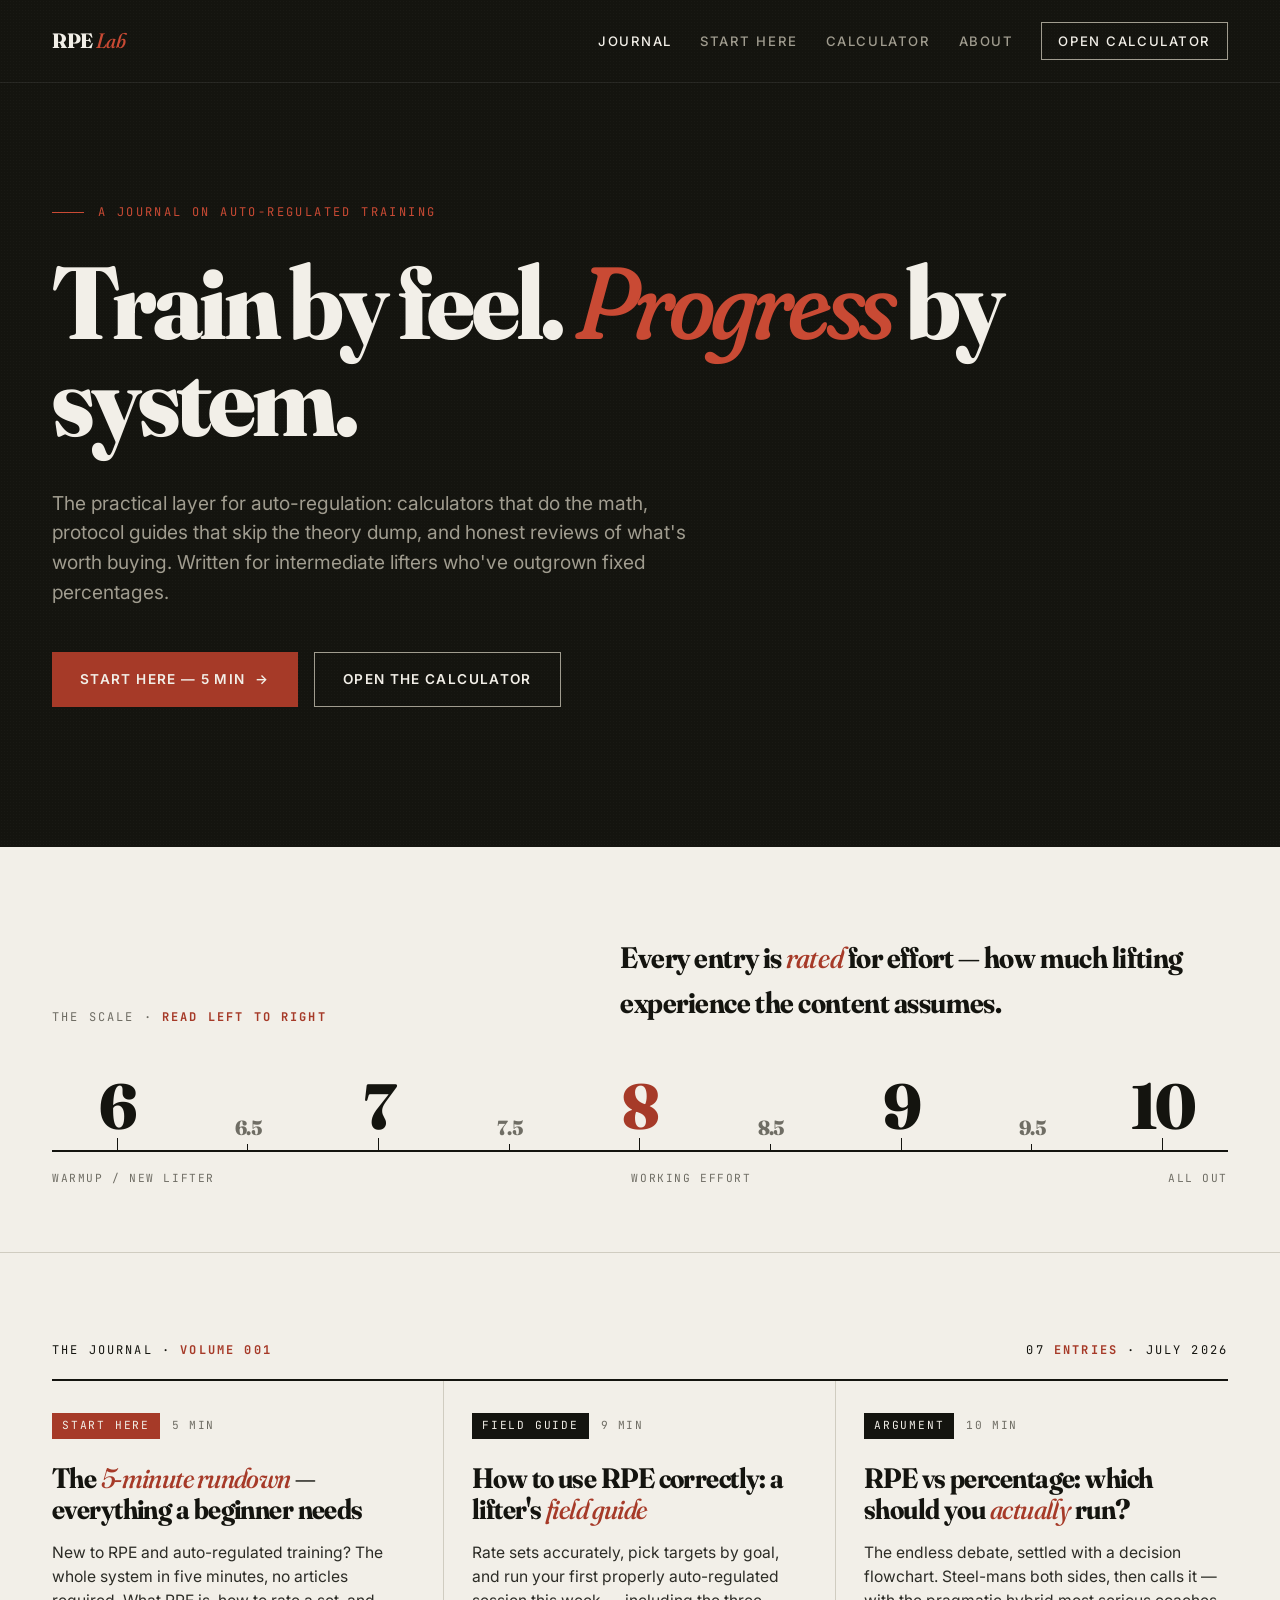
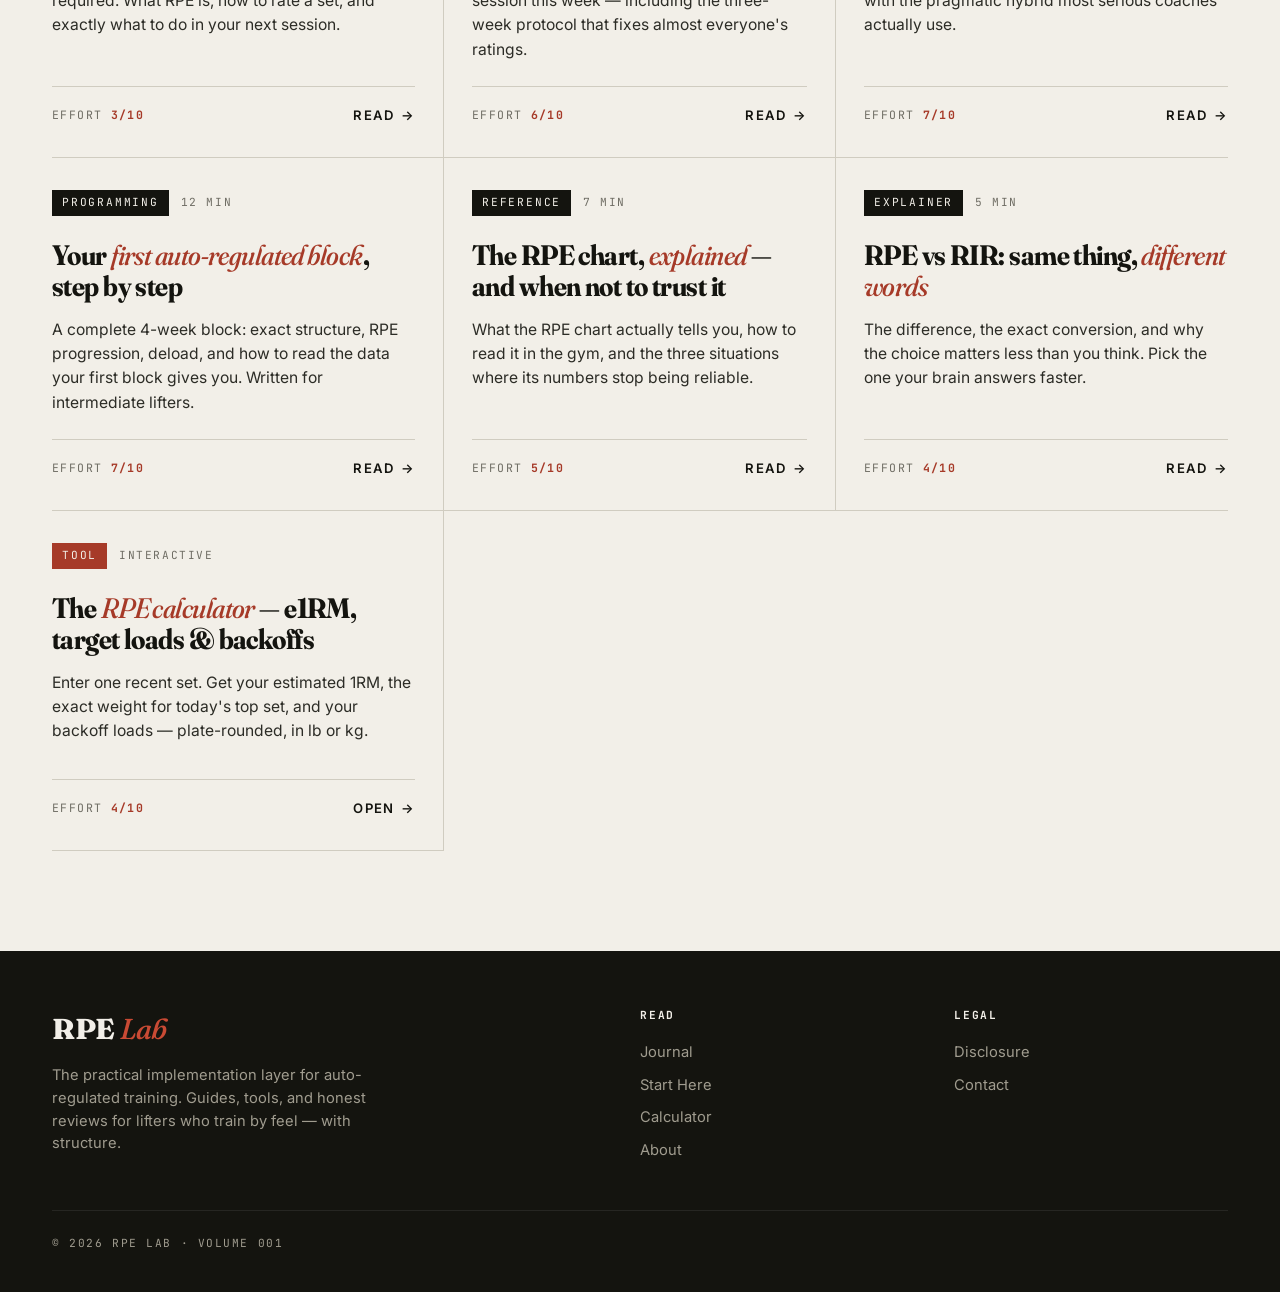
<file: index.html>
<!DOCTYPE html>
<html lang="en">
  <!-- Google tag (gtag.js) -->
<script async src="https://www.googletagmanager.com/gtag/js?id=G-EP6RK2DPKJ"></script>
<script>
  window.dataLayer = window.dataLayer || [];
  function gtag(){dataLayer.push(arguments);}
  gtag('js', new Date());

  gtag('config', 'G-EP6RK2DPKJ');
</script>
<head>
  <meta charset="UTF-8">
  <meta name="viewport" content="width=device-width, initial-scale=1.0">
  <title>RPE Lab — Auto-regulated training, done properly</title>
  <meta name="description" content="The practical implementation layer for auto-regulated training: calculators, protocol guides, and honest gear reviews for intermediate lifters.">
  <link rel="preconnect" href="https://fonts.googleapis.com">
  <link rel="preconnect" href="https://fonts.gstatic.com" crossorigin>
  <link href="https://fonts.googleapis.com/css2?family=Fraunces:opsz,wght,SOFT@9..144,400..900,30..100&family=Inter:wght@400;500;600;800&family=JetBrains+Mono:wght@400;700&display=swap" rel="stylesheet">
  <link rel="stylesheet" href="css/home-bold.css">
</head>
<body>

<div class="top">
  <header class="site-header">
    <div class="wrap header-inner">
      <a class="brand" href="index.html">RPE <em>Lab</em></a>
      <nav class="main-nav" aria-label="Main">
        <a href="index.html" aria-current="page">Journal</a>
        <a href="start-here.html">Start Here</a>
        <a href="calculator/">Calculator</a>
        <a href="about.html">About</a>
        <a href="calculator/" class="cta-nav">Open Calculator</a>
      </nav>
    </div>
  </header>

  <section class="hero">
    <div class="wrap">
      <p class="kicker">A journal on auto-regulated training</p>
      <h1>Train by feel. <em>Progress</em> by system.</h1>
      <p class="lede">The practical layer for auto-regulation: calculators that do the math, protocol guides that skip the theory dump, and honest reviews of what's worth buying. Written for intermediate lifters who've outgrown fixed percentages.</p>
      <div class="actions">
        <a class="btn btn-fill" href="start-here.html">Start here &mdash; 5 min</a>
        <a class="btn btn-ghost" href="calculator/">Open the calculator</a>
      </div>
    </div>
  </section>
</div>

<section class="scale-section">
  <div class="wrap">
    <div class="scale-header">
      <div><p class="label">The scale &middot; <em>read left to right</em></p></div>
      <h2>Every entry is <em>rated</em> for effort &mdash; how much lifting experience the content assumes.</h2>
    </div>
    <div class="scale">
      <div class="scale-track" aria-hidden="true">
        <div class="scale-tick major"><span class="scale-num">6</span></div>
        <div class="scale-tick minor"><span class="scale-num">6.5</span></div>
        <div class="scale-tick major"><span class="scale-num">7</span></div>
        <div class="scale-tick minor"><span class="scale-num">7.5</span></div>
        <div class="scale-tick major hot"><span class="scale-num">8</span></div>
        <div class="scale-tick minor"><span class="scale-num">8.5</span></div>
        <div class="scale-tick major"><span class="scale-num">9</span></div>
        <div class="scale-tick minor"><span class="scale-num">9.5</span></div>
        <div class="scale-tick major"><span class="scale-num">10</span></div>
      </div>
      <div class="scale-legend">
        <span>Warmup / new lifter</span>
        <span>Working effort</span>
        <span>All out</span>
      </div>
    </div>
  </div>
</section>

<section class="index-section" id="journal">
  <div class="wrap">
    <div class="section-head">
      <span class="lbl">The Journal &middot; <em>Volume 001</em></span>
      <span class="lbl">07 <em>entries</em> &middot; July 2026</span>
    </div>

    <div class="grid">
      <article class="card">
        <div class="card-meta"><span class="cat start">Start Here</span><span>5 min</span></div>
        <h3><a href="start-here.html">The <em>5-minute rundown</em> &mdash; everything a beginner needs</a></h3>
        <p>New to RPE and auto-regulated training? The whole system in five minutes, no articles required. What RPE is, how to rate a set, and exactly what to do in your next session.</p>
        <div class="card-footer"><span class="effort">Effort <strong>3/10</strong></span><a href="start-here.html" class="read">Read</a></div>
      </article>

      <article class="card">
        <div class="card-meta"><span class="cat">Field Guide</span><span>9 min</span></div>
        <h3><a href="articles/how-to-use-rpe.html">How to use RPE correctly: a lifter's <em>field guide</em></a></h3>
        <p>Rate sets accurately, pick targets by goal, and run your first properly auto-regulated session this week &mdash; including the three-week protocol that fixes almost everyone's ratings.</p>
        <div class="card-footer"><span class="effort">Effort <strong>6/10</strong></span><a href="articles/how-to-use-rpe.html" class="read">Read</a></div>
      </article>

      <article class="card">
        <div class="card-meta"><span class="cat">Argument</span><span>10 min</span></div>
        <h3><a href="articles/rpe-vs-percentage.html">RPE vs percentage: which should you <em>actually</em> run?</a></h3>
        <p>The endless debate, settled with a decision flowchart. Steel-mans both sides, then calls it &mdash; with the pragmatic hybrid most serious coaches actually use.</p>
        <div class="card-footer"><span class="effort">Effort <strong>7/10</strong></span><a href="articles/rpe-vs-percentage.html" class="read">Read</a></div>
      </article>

      <article class="card">
        <div class="card-meta"><span class="cat">Programming</span><span>12 min</span></div>
        <h3><a href="articles/first-autoregulated-block.html">Your <em>first auto-regulated block</em>, step by step</a></h3>
        <p>A complete 4-week block: exact structure, RPE progression, deload, and how to read the data your first block gives you. Written for intermediate lifters.</p>
        <div class="card-footer"><span class="effort">Effort <strong>7/10</strong></span><a href="articles/first-autoregulated-block.html" class="read">Read</a></div>
      </article>

      <article class="card">
        <div class="card-meta"><span class="cat">Reference</span><span>7 min</span></div>
        <h3><a href="articles/rpe-chart-explained.html">The RPE chart, <em>explained</em> &mdash; and when not to trust it</a></h3>
        <p>What the RPE chart actually tells you, how to read it in the gym, and the three situations where its numbers stop being reliable.</p>
        <div class="card-footer"><span class="effort">Effort <strong>5/10</strong></span><a href="articles/rpe-chart-explained.html" class="read">Read</a></div>
      </article>

      <article class="card">
        <div class="card-meta"><span class="cat">Explainer</span><span>5 min</span></div>
        <h3><a href="articles/rpe-vs-rir.html">RPE vs RIR: same thing, <em>different words</em></a></h3>
        <p>The difference, the exact conversion, and why the choice matters less than you think. Pick the one your brain answers faster.</p>
        <div class="card-footer"><span class="effort">Effort <strong>4/10</strong></span><a href="articles/rpe-vs-rir.html" class="read">Read</a></div>
      </article>

      <article class="card">
        <div class="card-meta"><span class="cat tool">Tool</span><span>Interactive</span></div>
        <h3><a href="calculator/">The <em>RPE calculator</em> &mdash; e1RM, target loads &amp; backoffs</a></h3>
        <p>Enter one recent set. Get your estimated 1RM, the exact weight for today's top set, and your backoff loads &mdash; plate-rounded, in lb or kg.</p>
        <div class="card-footer"><span class="effort">Effort <strong>4/10</strong></span><a href="calculator/" class="read">Open</a></div>
      </article>
    </div>
  </div>
</section>

<footer class="site-footer">
  <div class="wrap">
    <div class="footer-grid">
      <div>
        <div class="footer-brand">RPE <em>Lab</em></div>
        <p>The practical implementation layer for auto-regulated training. Guides, tools, and honest reviews for lifters who train by feel &mdash; with structure.</p>
      </div>
      <div class="footer-col">
        <h4>Read</h4>
        <nav>
          <a href="index.html">Journal</a>
          <a href="start-here.html">Start Here</a>
          <a href="calculator/">Calculator</a>
          <a href="about.html">About</a>
        </nav>
      </div>
      <div class="footer-col">
        <h4>Legal</h4>
        <nav>
          <a href="disclosure.html">Disclosure</a>
          <a href="contact.html">Contact</a>
        </nav>
      </div>
    </div>
    <div class="footer-bottom">&copy; 2026 RPE Lab &middot; Volume 001</div>
  </div>
</footer>

</body>
</html>
</file>
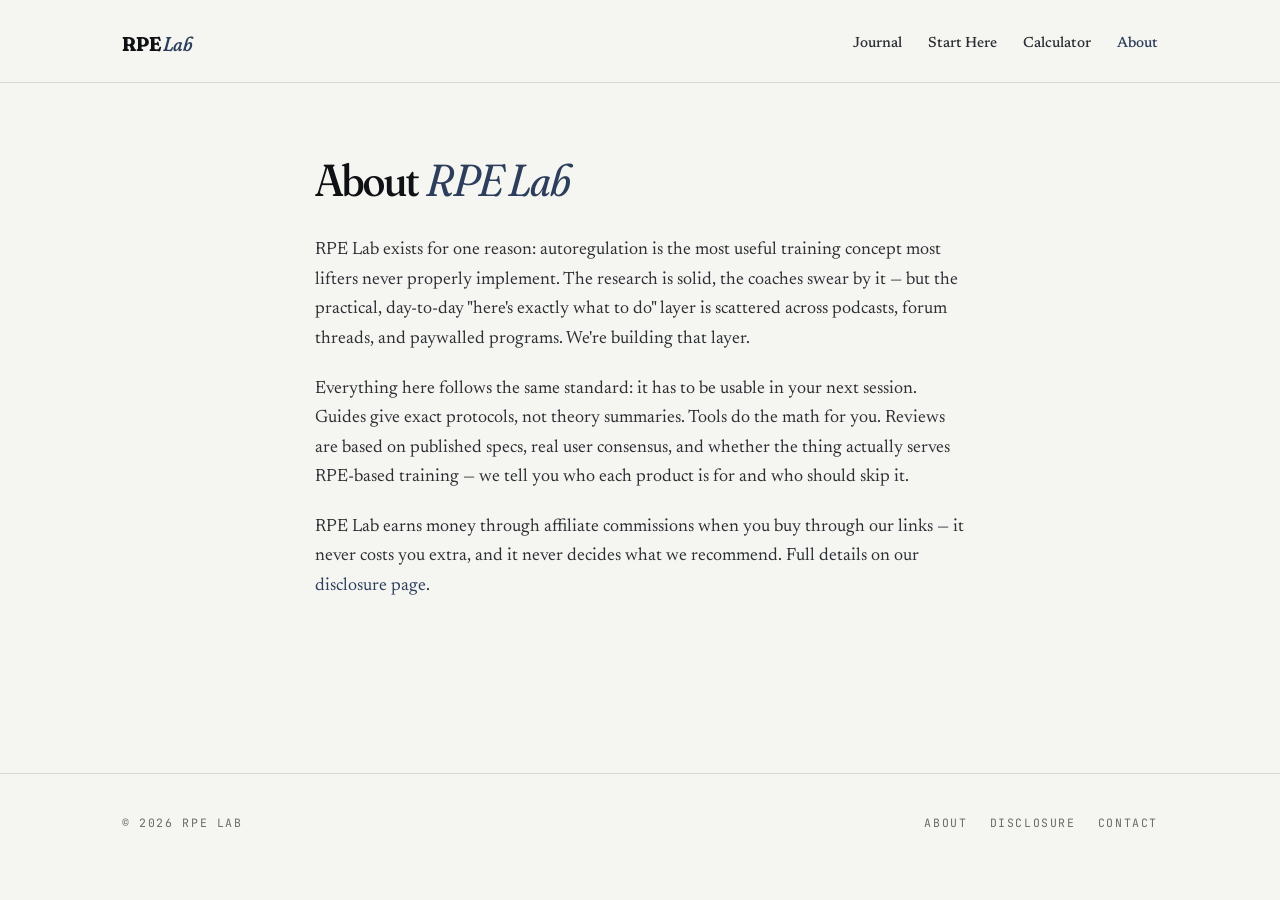
<file: about.html>
<!DOCTYPE html>
<html lang="en">
  <!-- Google tag (gtag.js) -->
<script async src="https://www.googletagmanager.com/gtag/js?id=G-EP6RK2DPKJ"></script>
<script>
  window.dataLayer = window.dataLayer || [];
  function gtag(){dataLayer.push(arguments);}
  gtag('js', new Date());

  gtag('config', 'G-EP6RK2DPKJ');
</script>
<head>
  <meta charset="UTF-8">
  <meta name="viewport" content="width=device-width, initial-scale=1.0">
  <title>About — RPE Lab</title>
  <meta name="description" content="What RPE Lab is, the standard every guide and review is held to, and how the site earns money.">
  <link rel="preconnect" href="https://fonts.googleapis.com">
  <link rel="preconnect" href="https://fonts.gstatic.com" crossorigin>
  <link href="https://fonts.googleapis.com/css2?family=Fraunces:opsz,wght,SOFT@9..144,400..700,30..100&family=Newsreader:ital,opsz,wght@0,6..72,400..700;1,6..72,400..600&family=JetBrains+Mono:wght@400;700&display=swap" rel="stylesheet">
  <link rel="stylesheet" href="css/style.css">
</head>
<body>

<header class="site-header">
  <div class="wrap header-inner">
    <a class="brand" href="index.html">RPE <em>Lab</em></a>
    <nav class="main-nav" aria-label="Main">
      <a href="index.html">Journal</a>
      <a href="start-here.html">Start Here</a>
      <a href="calculator/">Calculator</a>
      <a href="about.html" aria-current="page">About</a>
    </nav>
  </div>
</header>

<main>
  <div class="wrap page-body">
    <h1>About <em>RPE Lab</em></h1>
    <p>RPE Lab exists for one reason: autoregulation is the most useful training concept most lifters never properly implement. The research is solid, the coaches swear by it — but the practical, day-to-day "here's exactly what to do" layer is scattered across podcasts, forum threads, and paywalled programs. We're building that layer.</p>
    <p>Everything here follows the same standard: it has to be usable in your next session. Guides give exact protocols, not theory summaries. Tools do the math for you. Reviews are based on published specs, real user consensus, and whether the thing actually serves RPE-based training — we tell you who each product is for and who should skip it.</p>
    <p>RPE Lab earns money through affiliate commissions when you buy through our links — it never costs you extra, and it never decides what we recommend. Full details on our <a href="disclosure.html">disclosure page</a>.</p>
  </div>
</main>

<footer class="site-footer">
  <div class="wrap footer-inner">
    <span>© 2026 RPE Lab</span>
    <nav aria-label="Footer">
      <a href="about.html">About</a>
      <a href="disclosure.html">Disclosure</a>
      <a href="contact.html">Contact</a>
    </nav>
  </div>
</footer>

</body>
</html>
</file>
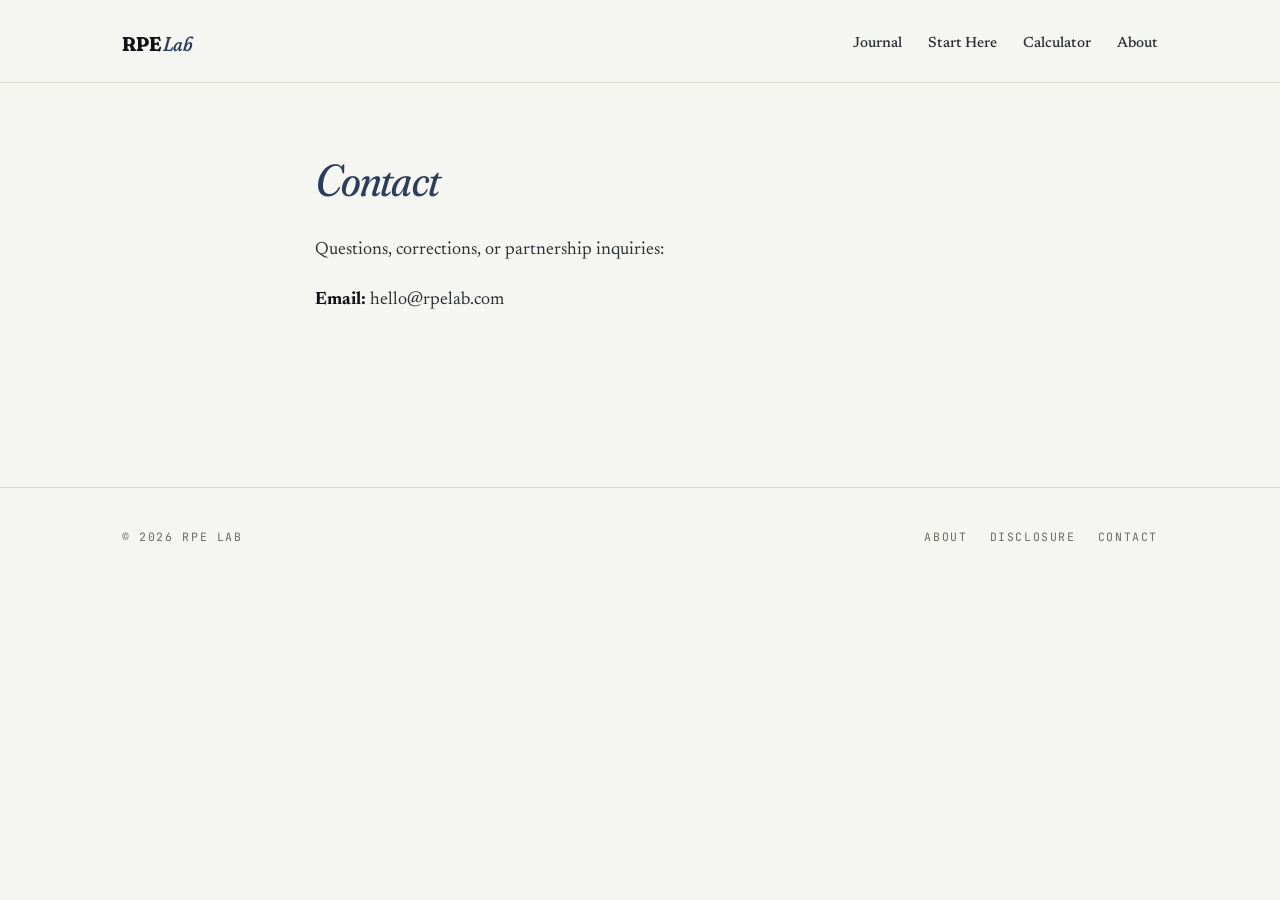
<file: contact.html>
<!DOCTYPE html>
<html lang="en">
  <!-- Google tag (gtag.js) -->
<script async src="https://www.googletagmanager.com/gtag/js?id=G-EP6RK2DPKJ"></script>
<script>
  window.dataLayer = window.dataLayer || [];
  function gtag(){dataLayer.push(arguments);}
  gtag('js', new Date());

  gtag('config', 'G-EP6RK2DPKJ');
</script>
<head>
  <meta charset="UTF-8">
  <meta name="viewport" content="width=device-width, initial-scale=1.0">
  <title>Contact — RPE Lab</title>
  <meta name="description" content="Get in touch with RPE Lab.">
  <link rel="preconnect" href="https://fonts.googleapis.com">
  <link rel="preconnect" href="https://fonts.gstatic.com" crossorigin>
  <link href="https://fonts.googleapis.com/css2?family=Fraunces:opsz,wght,SOFT@9..144,400..700,30..100&family=Newsreader:ital,opsz,wght@0,6..72,400..700;1,6..72,400..600&family=JetBrains+Mono:wght@400;700&display=swap" rel="stylesheet">
  <link rel="stylesheet" href="css/style.css">
</head>
<body>

<header class="site-header">
  <div class="wrap header-inner">
    <a class="brand" href="index.html">RPE <em>Lab</em></a>
    <nav class="main-nav" aria-label="Main">
      <a href="index.html">Journal</a>
      <a href="start-here.html">Start Here</a>
      <a href="calculator/">Calculator</a>
      <a href="about.html">About</a>
    </nav>
  </div>
</header>

<main>
  <div class="wrap page-body">
    <h1><em>Contact</em></h1>
    <p>Questions, corrections, or partnership inquiries:</p>
    <p><strong>Email:</strong> hello@rpelab.com</p>
  </div>
</main>

<footer class="site-footer">
  <div class="wrap footer-inner">
    <span>© 2026 RPE Lab</span>
    <nav aria-label="Footer">
      <a href="about.html">About</a>
      <a href="disclosure.html">Disclosure</a>
      <a href="contact.html">Contact</a>
    </nav>
  </div>
</footer>

</body>
</html>
</file>
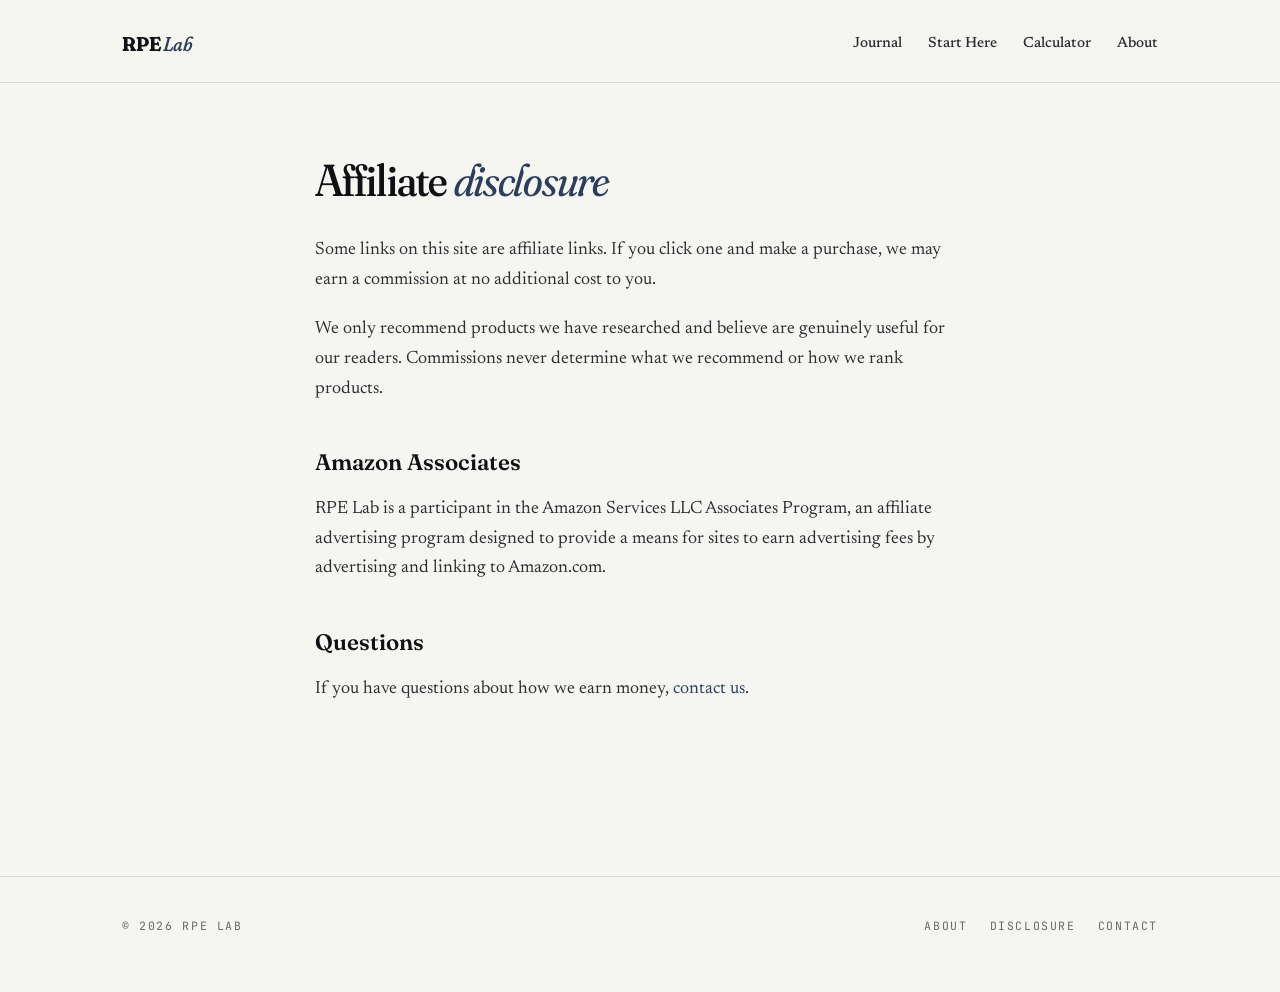
<file: disclosure.html>
<!DOCTYPE html>
<html lang="en">
  <!-- Google tag (gtag.js) -->
<script async src="https://www.googletagmanager.com/gtag/js?id=G-EP6RK2DPKJ"></script>
<script>
  window.dataLayer = window.dataLayer || [];
  function gtag(){dataLayer.push(arguments);}
  gtag('js', new Date());

  gtag('config', 'G-EP6RK2DPKJ');
</script>
<head>
  <meta charset="UTF-8">
  <meta name="viewport" content="width=device-width, initial-scale=1.0">
  <title>Affiliate Disclosure — RPE Lab</title>
  <meta name="description" content="How RPE Lab earns money.">
  <link rel="preconnect" href="https://fonts.googleapis.com">
  <link rel="preconnect" href="https://fonts.gstatic.com" crossorigin>
  <link href="https://fonts.googleapis.com/css2?family=Fraunces:opsz,wght,SOFT@9..144,400..700,30..100&family=Newsreader:ital,opsz,wght@0,6..72,400..700;1,6..72,400..600&family=JetBrains+Mono:wght@400;700&display=swap" rel="stylesheet">
  <link rel="stylesheet" href="css/style.css">
</head>
<body>

<header class="site-header">
  <div class="wrap header-inner">
    <a class="brand" href="index.html">RPE <em>Lab</em></a>
    <nav class="main-nav" aria-label="Main">
      <a href="index.html">Journal</a>
      <a href="start-here.html">Start Here</a>
      <a href="calculator/">Calculator</a>
      <a href="about.html">About</a>
    </nav>
  </div>
</header>

<main>
  <div class="wrap page-body">
    <h1>Affiliate <em>disclosure</em></h1>
    <p>Some links on this site are affiliate links. If you click one and make a purchase, we may earn a commission at no additional cost to you.</p>
    <p>We only recommend products we have researched and believe are genuinely useful for our readers. Commissions never determine what we recommend or how we rank products.</p>
    <h2>Amazon Associates</h2>
    <p>RPE Lab is a participant in the Amazon Services LLC Associates Program, an affiliate advertising program designed to provide a means for sites to earn advertising fees by advertising and linking to Amazon.com.</p>
    <h2>Questions</h2>
    <p>If you have questions about how we earn money, <a href="contact.html">contact us</a>.</p>
  </div>
</main>

<footer class="site-footer">
  <div class="wrap footer-inner">
    <span>© 2026 RPE Lab</span>
    <nav aria-label="Footer">
      <a href="about.html">About</a>
      <a href="disclosure.html">Disclosure</a>
      <a href="contact.html">Contact</a>
    </nav>
  </div>
</footer>

</body>
</html>
</file>
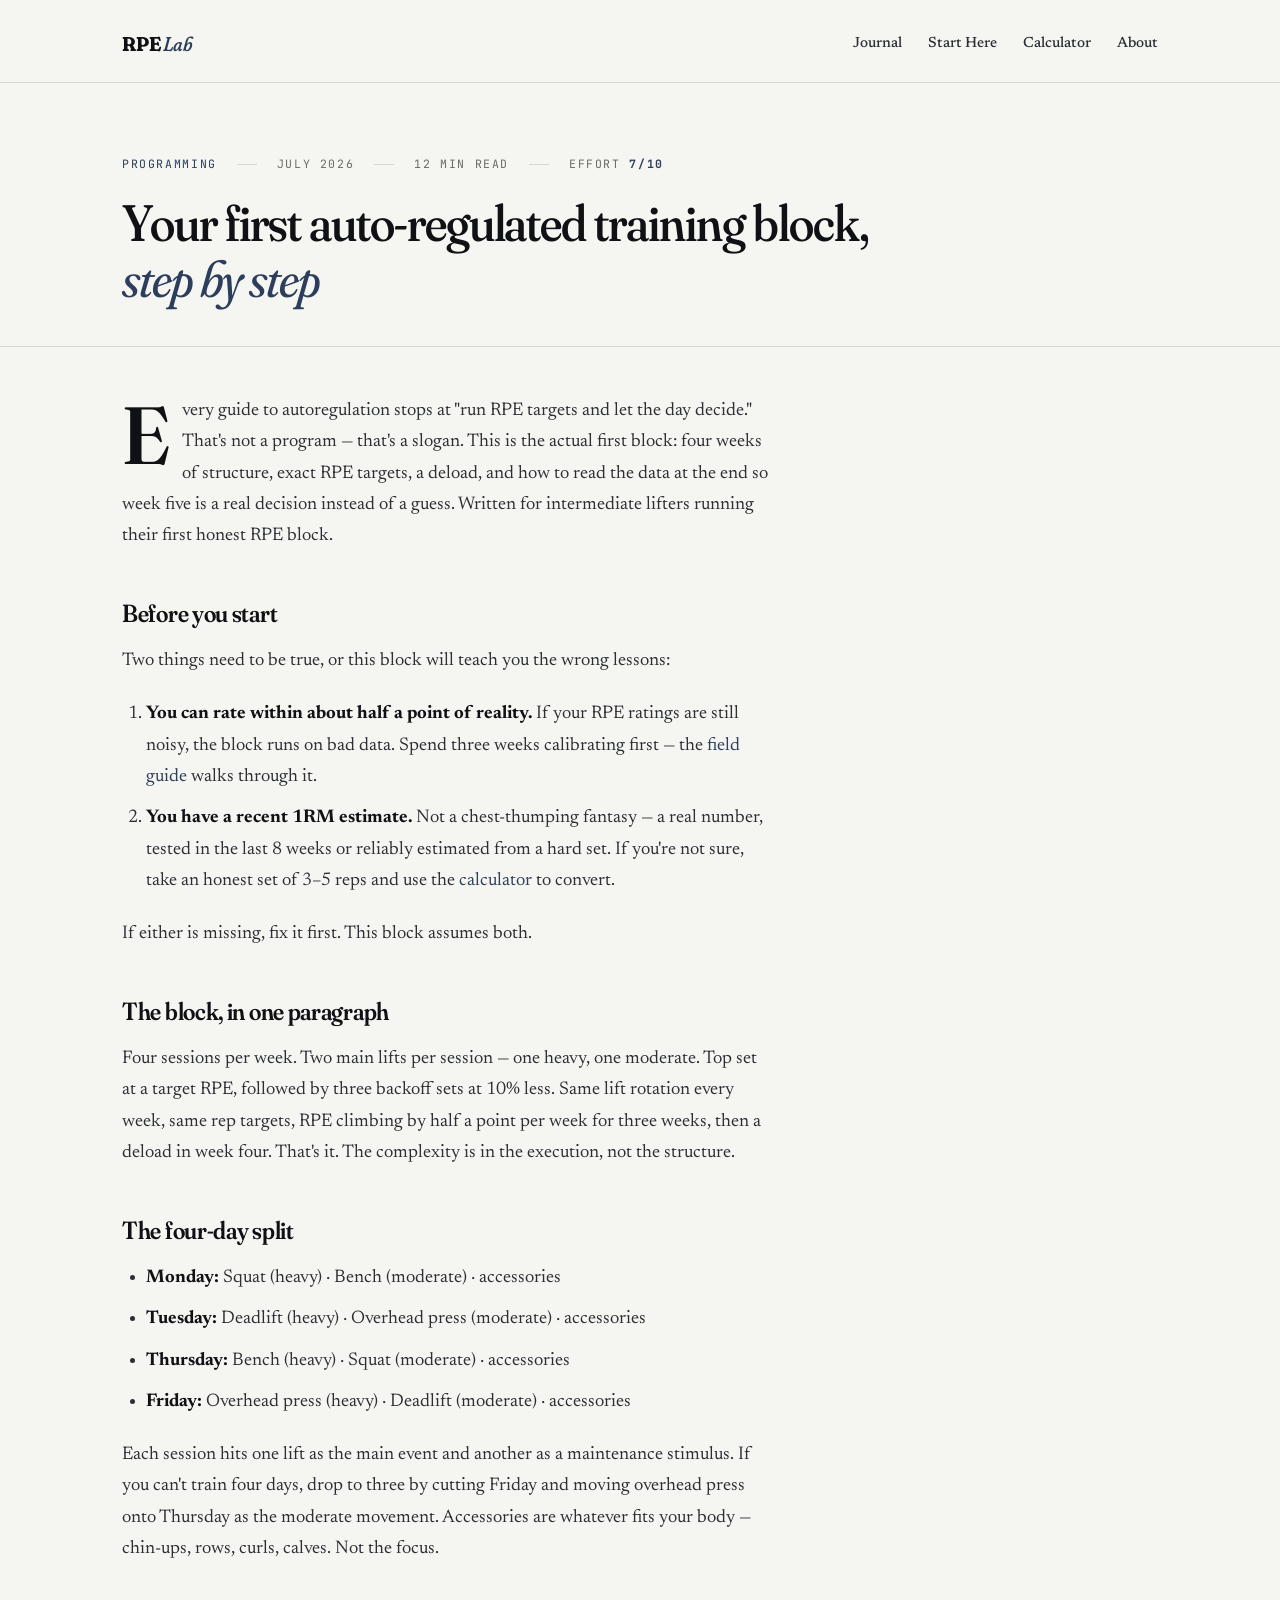
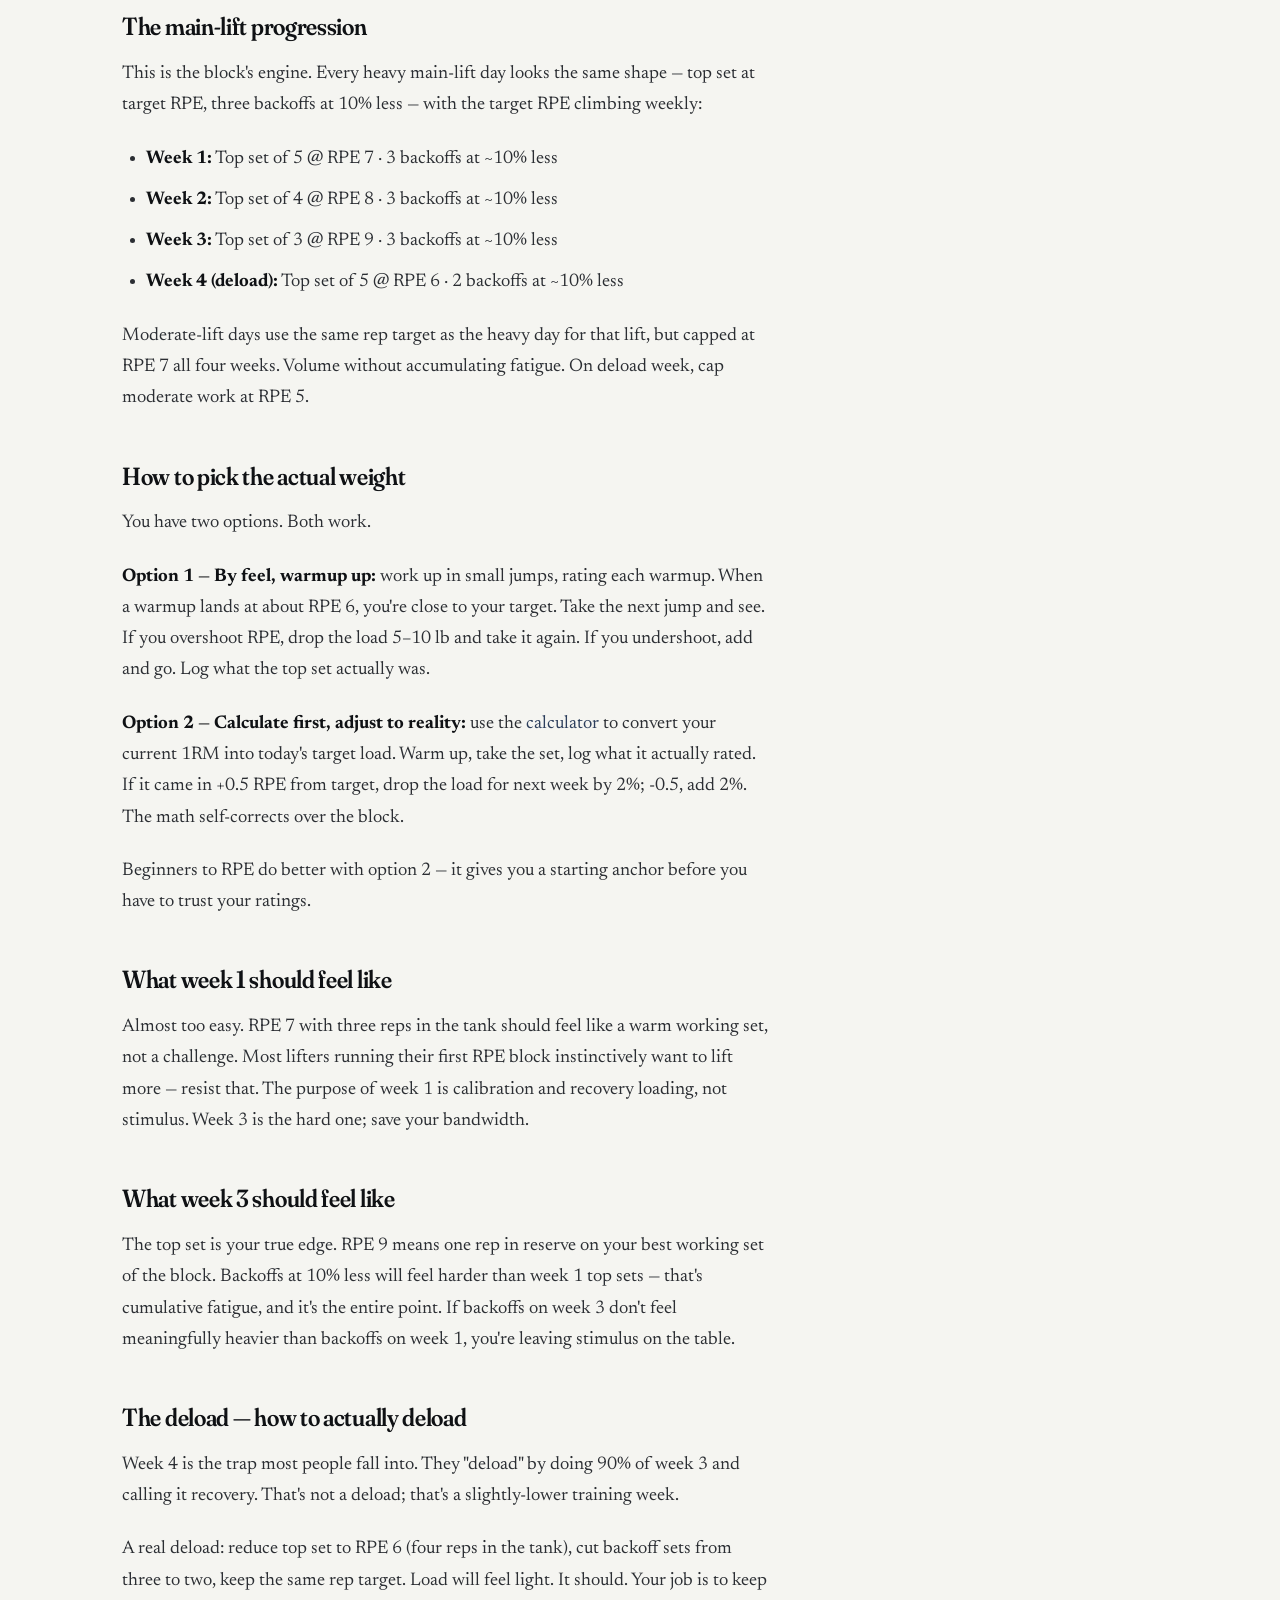
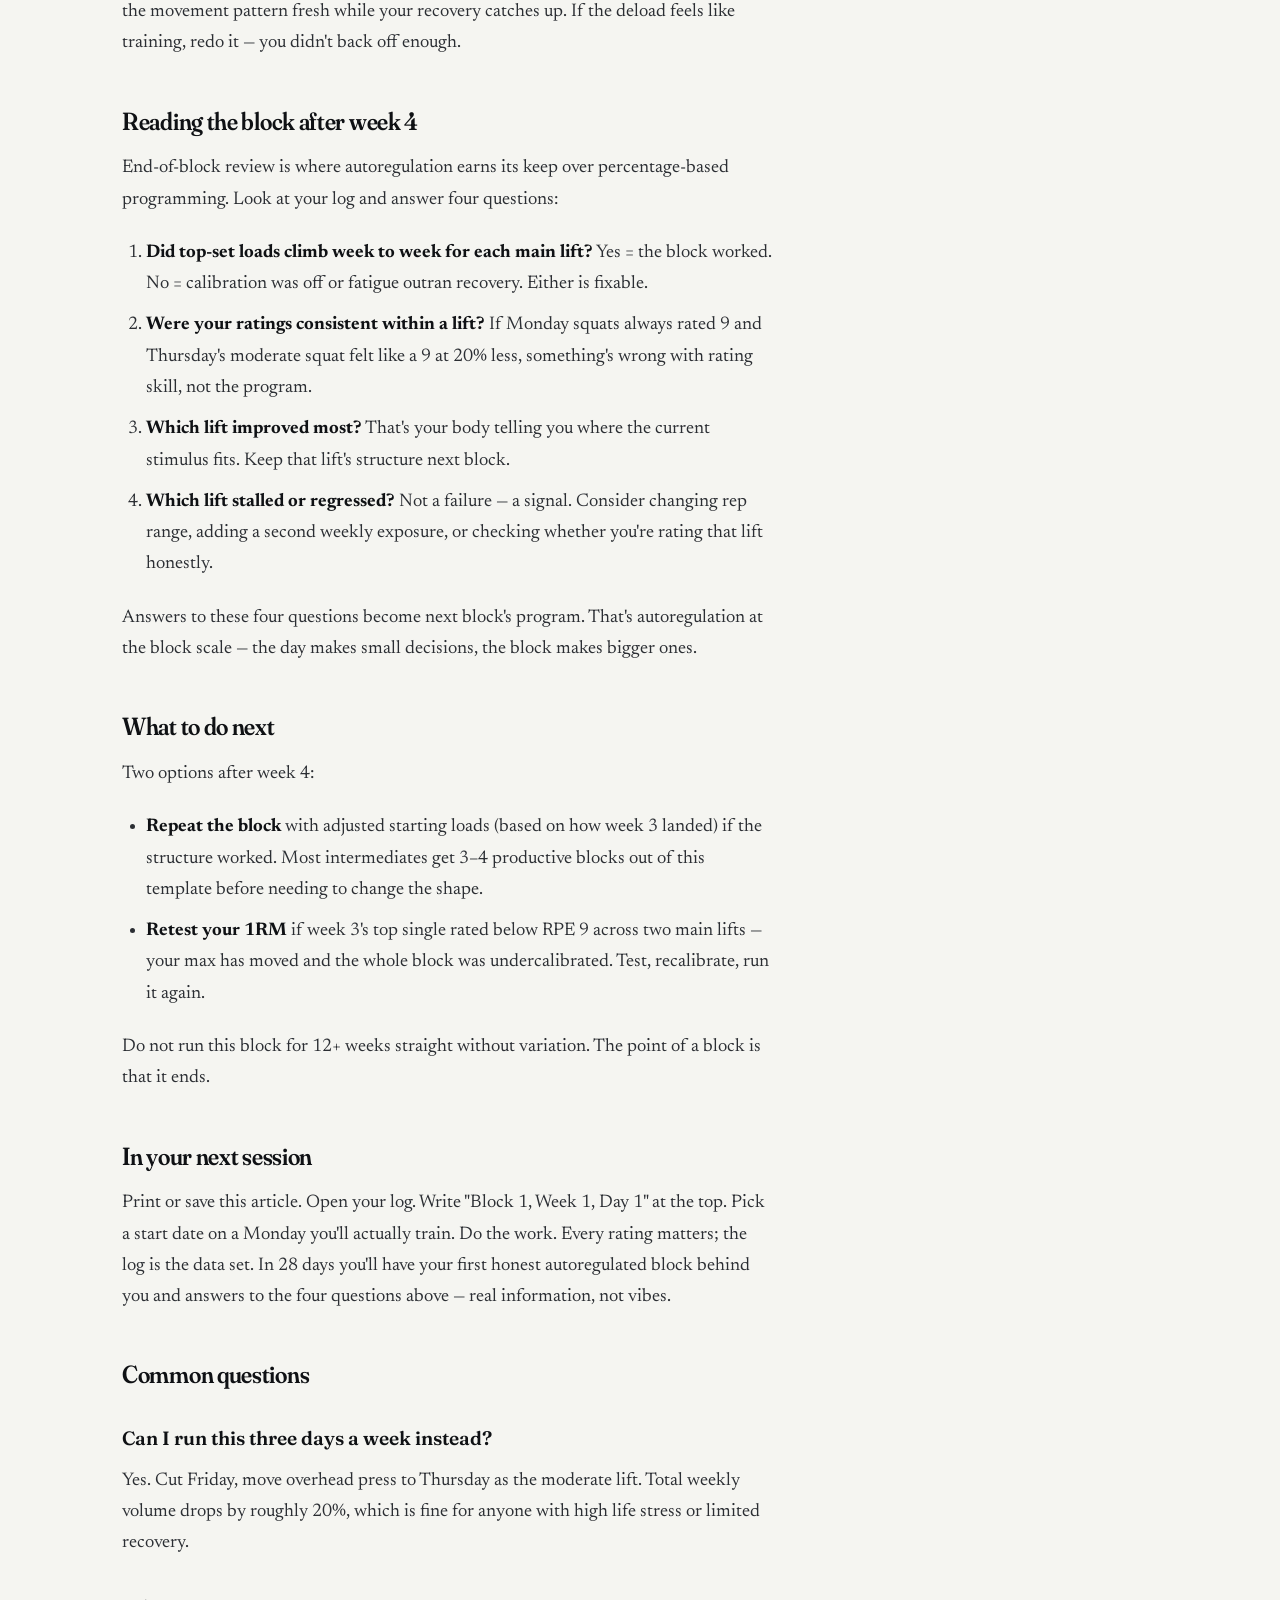
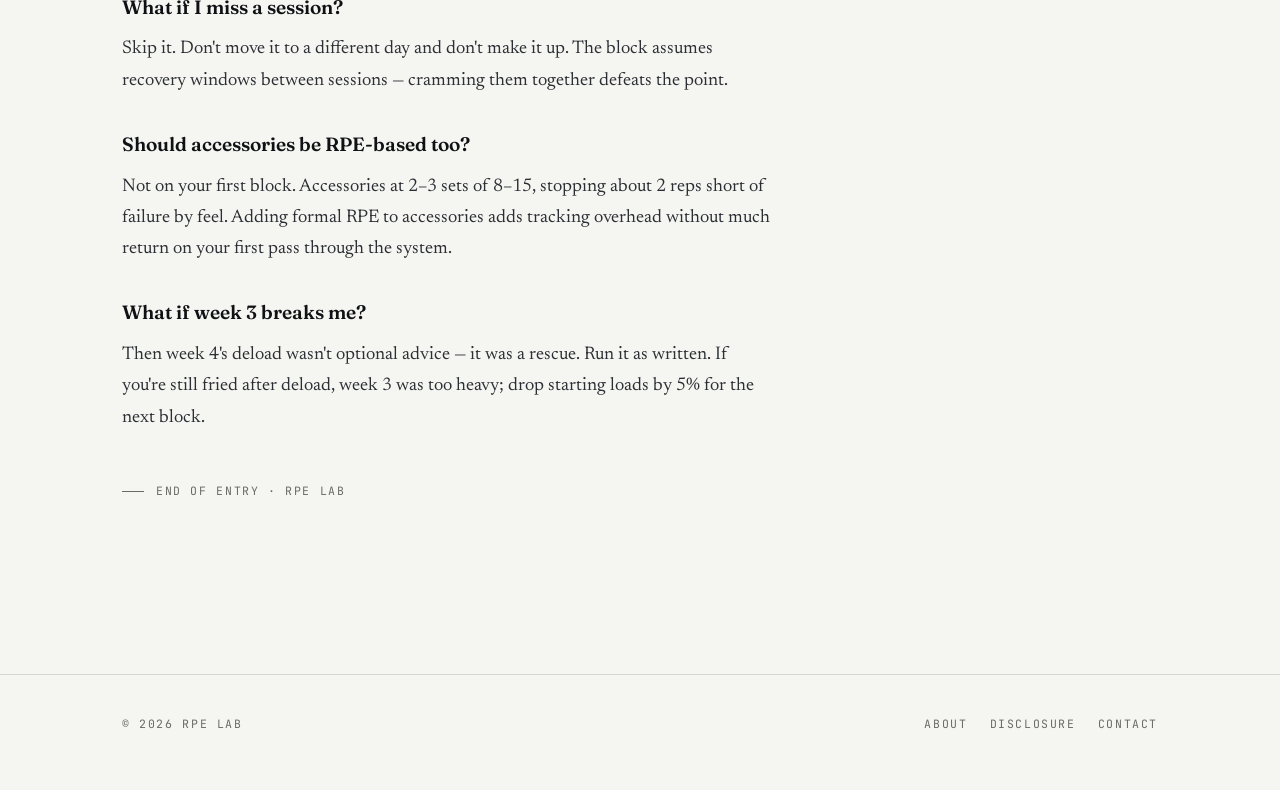
<file: first-autoregulated-block.html>
<!DOCTYPE html>
<html lang="en">
  <!-- Google tag (gtag.js) -->
<script async src="https://www.googletagmanager.com/gtag/js?id=G-EP6RK2DPKJ"></script>
<script>
  window.dataLayer = window.dataLayer || [];
  function gtag(){dataLayer.push(arguments);}
  gtag('js', new Date());

  gtag('config', 'G-EP6RK2DPKJ');
</script>
<head>
  <meta charset="UTF-8">
  <meta name="viewport" content="width=device-width, initial-scale=1.0">
  <title>Your first auto-regulated training block, step by step — RPE Lab</title>
  <meta name="description" content="A complete 4-week auto-regulated training block: exact structure, RPE targets, deload, and how to read the data your first block gives you.">
  <link rel="preconnect" href="https://fonts.googleapis.com">
  <link rel="preconnect" href="https://fonts.gstatic.com" crossorigin>
  <link href="https://fonts.googleapis.com/css2?family=Fraunces:opsz,wght,SOFT@9..144,400..700,30..100&family=Newsreader:ital,opsz,wght@0,6..72,400..700;1,6..72,400..600&family=JetBrains+Mono:wght@400;700&display=swap" rel="stylesheet">
  <link rel="stylesheet" href="../css/style.css">
</head>
<body>

<header class="site-header">
  <div class="wrap header-inner">
    <a class="brand" href="../index.html">RPE <em>Lab</em></a>
    <nav class="main-nav" aria-label="Main">
      <a href="../index.html">Journal</a>
      <a href="../start-here.html">Start Here</a>
      <a href="../calculator/">Calculator</a>
      <a href="../about.html">About</a>
    </nav>
  </div>
</header>

<main>
  <div class="article-head">
    <div class="wrap">
      <div class="eyebrow">
        <span class="cat">Programming</span>
        <span class="divider" aria-hidden="true"></span>
        <span>July 2026</span>
        <span class="divider" aria-hidden="true"></span>
        <span>12 min read</span>
        <span class="divider" aria-hidden="true"></span>
        <span class="effort">Effort <strong>7/10</strong></span>
      </div>
      <h1>Your first auto-regulated training block, <em>step by step</em></h1>
    </div>
  </div>

  <div class="wrap">
    <article class="article-body">

      <p>Every guide to autoregulation stops at "run RPE targets and let the day decide." That's not a program — that's a slogan. This is the actual first block: four weeks of structure, exact RPE targets, a deload, and how to read the data at the end so week five is a real decision instead of a guess. Written for intermediate lifters running their first honest RPE block.</p>

      <h2>Before you start</h2>
      <p>Two things need to be true, or this block will teach you the wrong lessons:</p>
      <ol>
        <li><strong>You can rate within about half a point of reality.</strong> If your RPE ratings are still noisy, the block runs on bad data. Spend three weeks calibrating first — the <a href="how-to-use-rpe.html">field guide</a> walks through it.</li>
        <li><strong>You have a recent 1RM estimate.</strong> Not a chest-thumping fantasy — a real number, tested in the last 8 weeks or reliably estimated from a hard set. If you're not sure, take an honest set of 3–5 reps and use the <a href="../calculator/">calculator</a> to convert.</li>
      </ol>
      <p>If either is missing, fix it first. This block assumes both.</p>

      <h2>The block, in one paragraph</h2>
      <p>Four sessions per week. Two main lifts per session — one heavy, one moderate. Top set at a target RPE, followed by three backoff sets at 10% less. Same lift rotation every week, same rep targets, RPE climbing by half a point per week for three weeks, then a deload in week four. That's it. The complexity is in the execution, not the structure.</p>

      <h2>The four-day split</h2>
      <ul>
        <li><strong>Monday:</strong> Squat (heavy) · Bench (moderate) · accessories</li>
        <li><strong>Tuesday:</strong> Deadlift (heavy) · Overhead press (moderate) · accessories</li>
        <li><strong>Thursday:</strong> Bench (heavy) · Squat (moderate) · accessories</li>
        <li><strong>Friday:</strong> Overhead press (heavy) · Deadlift (moderate) · accessories</li>
      </ul>
      <p>Each session hits one lift as the main event and another as a maintenance stimulus. If you can't train four days, drop to three by cutting Friday and moving overhead press onto Thursday as the moderate movement. Accessories are whatever fits your body — chin-ups, rows, curls, calves. Not the focus.</p>

      <h2>The main-lift progression</h2>
      <p>This is the block's engine. Every heavy main-lift day looks the same shape — top set at target RPE, three backoffs at 10% less — with the target RPE climbing weekly:</p>
      <ul>
        <li><strong>Week 1:</strong> Top set of 5 @ RPE 7 · 3 backoffs at ~10% less</li>
        <li><strong>Week 2:</strong> Top set of 4 @ RPE 8 · 3 backoffs at ~10% less</li>
        <li><strong>Week 3:</strong> Top set of 3 @ RPE 9 · 3 backoffs at ~10% less</li>
        <li><strong>Week 4 (deload):</strong> Top set of 5 @ RPE 6 · 2 backoffs at ~10% less</li>
      </ul>
      <p>Moderate-lift days use the same rep target as the heavy day for that lift, but capped at RPE 7 all four weeks. Volume without accumulating fatigue. On deload week, cap moderate work at RPE 5.</p>

      <h2>How to pick the actual weight</h2>
      <p>You have two options. Both work.</p>
      <p><strong>Option 1 — By feel, warmup up:</strong> work up in small jumps, rating each warmup. When a warmup lands at about RPE 6, you're close to your target. Take the next jump and see. If you overshoot RPE, drop the load 5–10 lb and take it again. If you undershoot, add and go. Log what the top set actually was.</p>
      <p><strong>Option 2 — Calculate first, adjust to reality:</strong> use the <a href="../calculator/">calculator</a> to convert your current 1RM into today's target load. Warm up, take the set, log what it actually rated. If it came in +0.5 RPE from target, drop the load for next week by 2%; -0.5, add 2%. The math self-corrects over the block.</p>
      <p>Beginners to RPE do better with option 2 — it gives you a starting anchor before you have to trust your ratings.</p>

      <h2>What week 1 should feel like</h2>
      <p>Almost too easy. RPE 7 with three reps in the tank should feel like a warm working set, not a challenge. Most lifters running their first RPE block instinctively want to lift more — resist that. The purpose of week 1 is calibration and recovery loading, not stimulus. Week 3 is the hard one; save your bandwidth.</p>

      <h2>What week 3 should feel like</h2>
      <p>The top set is your true edge. RPE 9 means one rep in reserve on your best working set of the block. Backoffs at 10% less will feel harder than week 1 top sets — that's cumulative fatigue, and it's the entire point. If backoffs on week 3 don't feel meaningfully heavier than backoffs on week 1, you're leaving stimulus on the table.</p>

      <h2>The deload — how to actually deload</h2>
      <p>Week 4 is the trap most people fall into. They "deload" by doing 90% of week 3 and calling it recovery. That's not a deload; that's a slightly-lower training week.</p>
      <p>A real deload: reduce top set to RPE 6 (four reps in the tank), cut backoff sets from three to two, keep the same rep target. Load will feel light. It should. Your job is to keep the movement pattern fresh while your recovery catches up. If the deload feels like training, redo it — you didn't back off enough.</p>

      <h2>Reading the block after week 4</h2>
      <p>End-of-block review is where autoregulation earns its keep over percentage-based programming. Look at your log and answer four questions:</p>
      <ol>
        <li><strong>Did top-set loads climb week to week for each main lift?</strong> Yes = the block worked. No = calibration was off or fatigue outran recovery. Either is fixable.</li>
        <li><strong>Were your ratings consistent within a lift?</strong> If Monday squats always rated 9 and Thursday's moderate squat felt like a 9 at 20% less, something's wrong with rating skill, not the program.</li>
        <li><strong>Which lift improved most?</strong> That's your body telling you where the current stimulus fits. Keep that lift's structure next block.</li>
        <li><strong>Which lift stalled or regressed?</strong> Not a failure — a signal. Consider changing rep range, adding a second weekly exposure, or checking whether you're rating that lift honestly.</li>
      </ol>
      <p>Answers to these four questions become next block's program. That's autoregulation at the block scale — the day makes small decisions, the block makes bigger ones.</p>

      <h2>What to do next</h2>
      <p>Two options after week 4:</p>
      <ul>
        <li><strong>Repeat the block</strong> with adjusted starting loads (based on how week 3 landed) if the structure worked. Most intermediates get 3–4 productive blocks out of this template before needing to change the shape.</li>
        <li><strong>Retest your 1RM</strong> if week 3's top single rated below RPE 9 across two main lifts — your max has moved and the whole block was undercalibrated. Test, recalibrate, run it again.</li>
      </ul>
      <p>Do not run this block for 12+ weeks straight without variation. The point of a block is that it ends.</p>

      <h2>In your next session</h2>
      <p>Print or save this article. Open your log. Write "Block 1, Week 1, Day 1" at the top. Pick a start date on a Monday you'll actually train. Do the work. Every rating matters; the log is the data set. In 28 days you'll have your first honest autoregulated block behind you and answers to the four questions above — real information, not vibes.</p>

      <h2>Common questions</h2>
      <h3>Can I run this three days a week instead?</h3>
      <p>Yes. Cut Friday, move overhead press to Thursday as the moderate lift. Total weekly volume drops by roughly 20%, which is fine for anyone with high life stress or limited recovery.</p>
      <h3>What if I miss a session?</h3>
      <p>Skip it. Don't move it to a different day and don't make it up. The block assumes recovery windows between sessions — cramming them together defeats the point.</p>
      <h3>Should accessories be RPE-based too?</h3>
      <p>Not on your first block. Accessories at 2–3 sets of 8–15, stopping about 2 reps short of failure by feel. Adding formal RPE to accessories adds tracking overhead without much return on your first pass through the system.</p>
      <h3>What if week 3 breaks me?</h3>
      <p>Then week 4's deload wasn't optional advice — it was a rescue. Run it as written. If you're still fried after deload, week 3 was too heavy; drop starting loads by 5% for the next block.</p>

      <p class="end-mark">End of entry · RPE Lab</p>

    </article>
  </div>
</main>

<footer class="site-footer">
  <div class="wrap footer-inner">
    <span>© 2026 RPE Lab</span>
    <nav aria-label="Footer">
      <a href="../about.html">About</a>
      <a href="../disclosure.html">Disclosure</a>
      <a href="../contact.html">Contact</a>
    </nav>
  </div>
</footer>

</body>
</html>
</file>
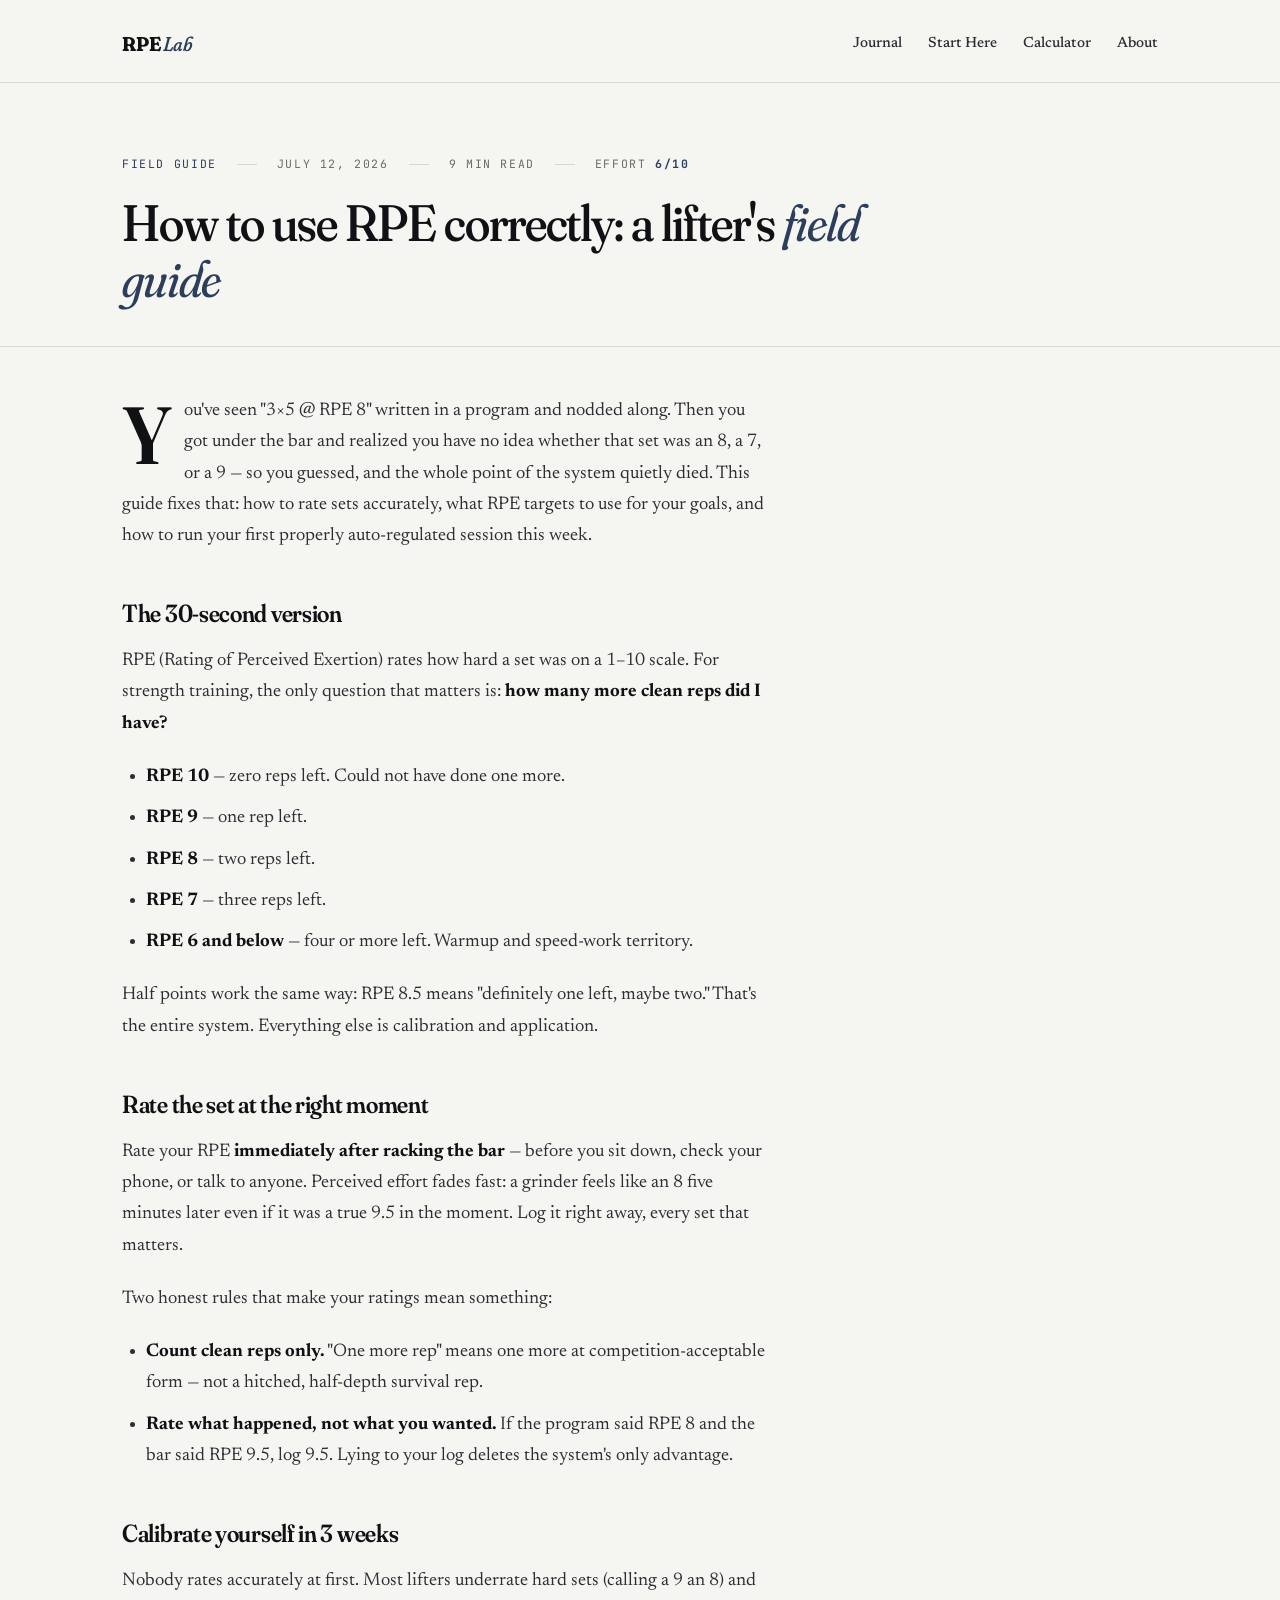
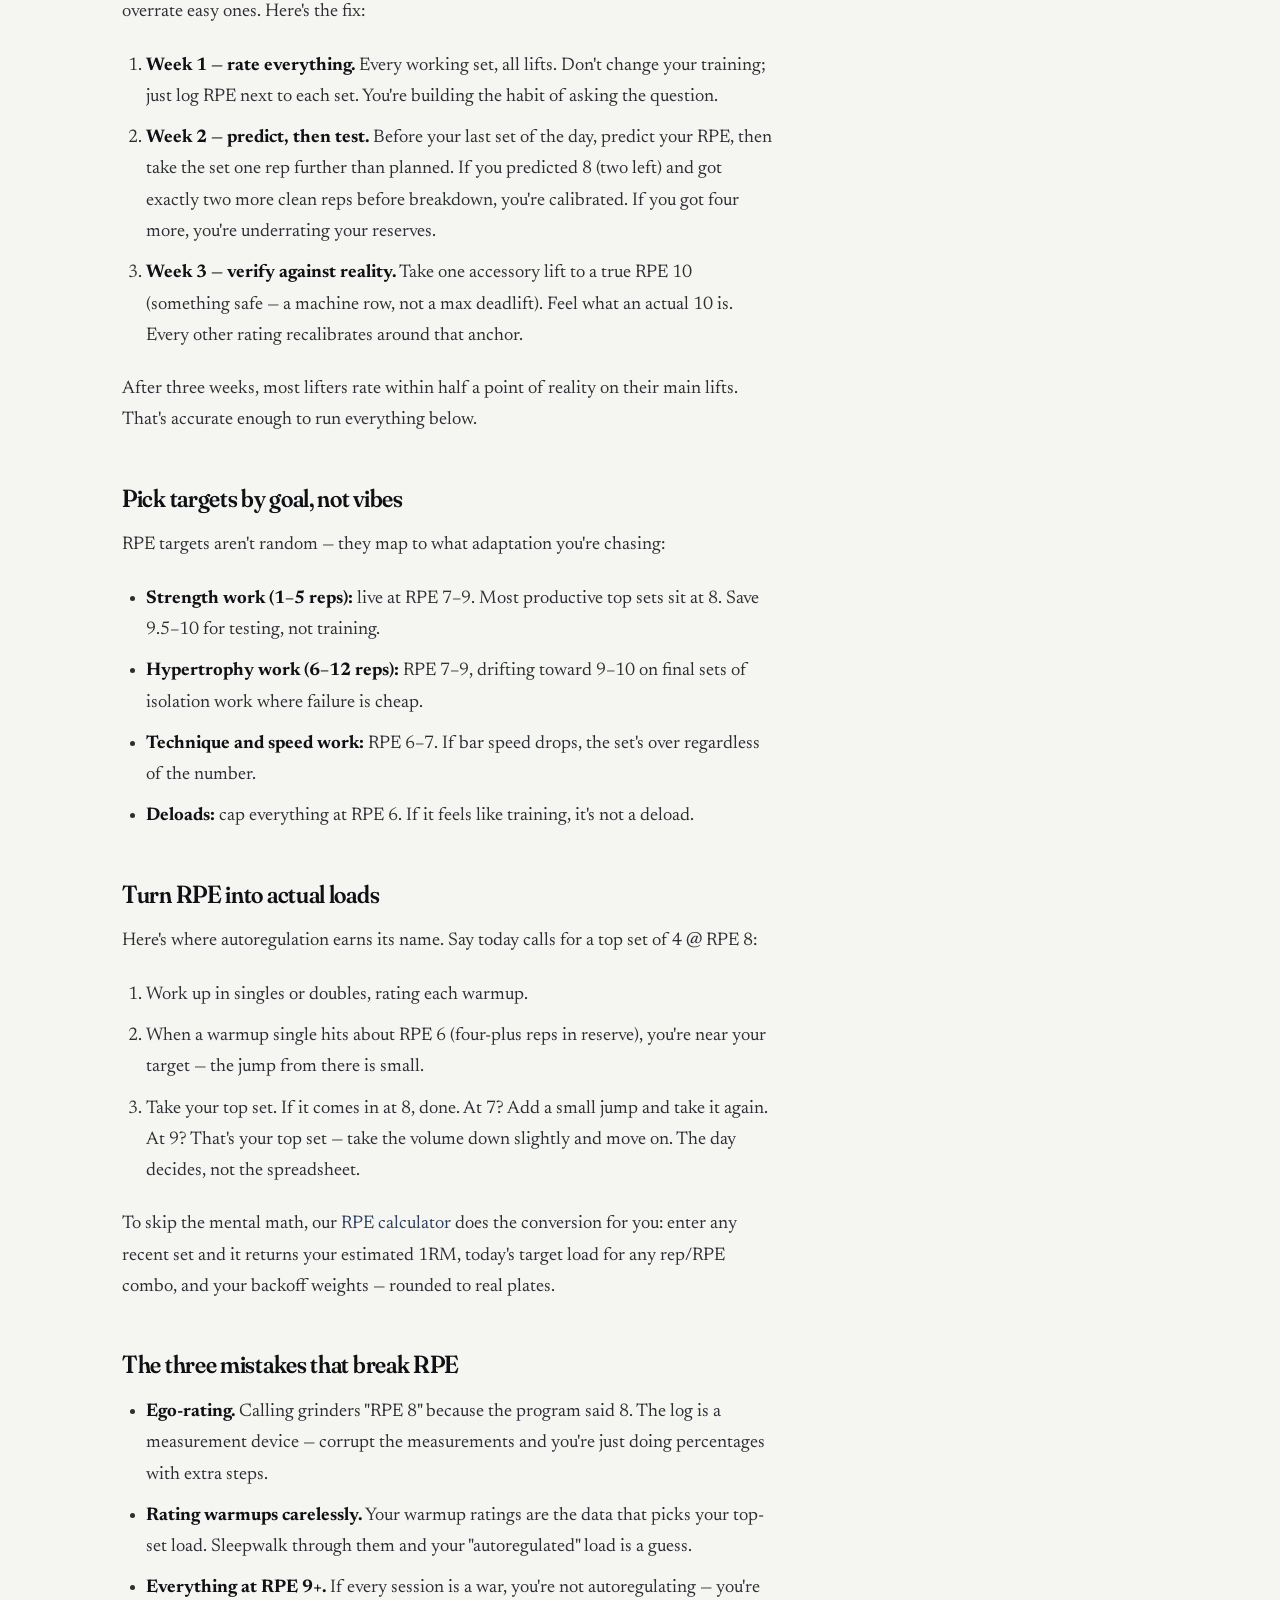
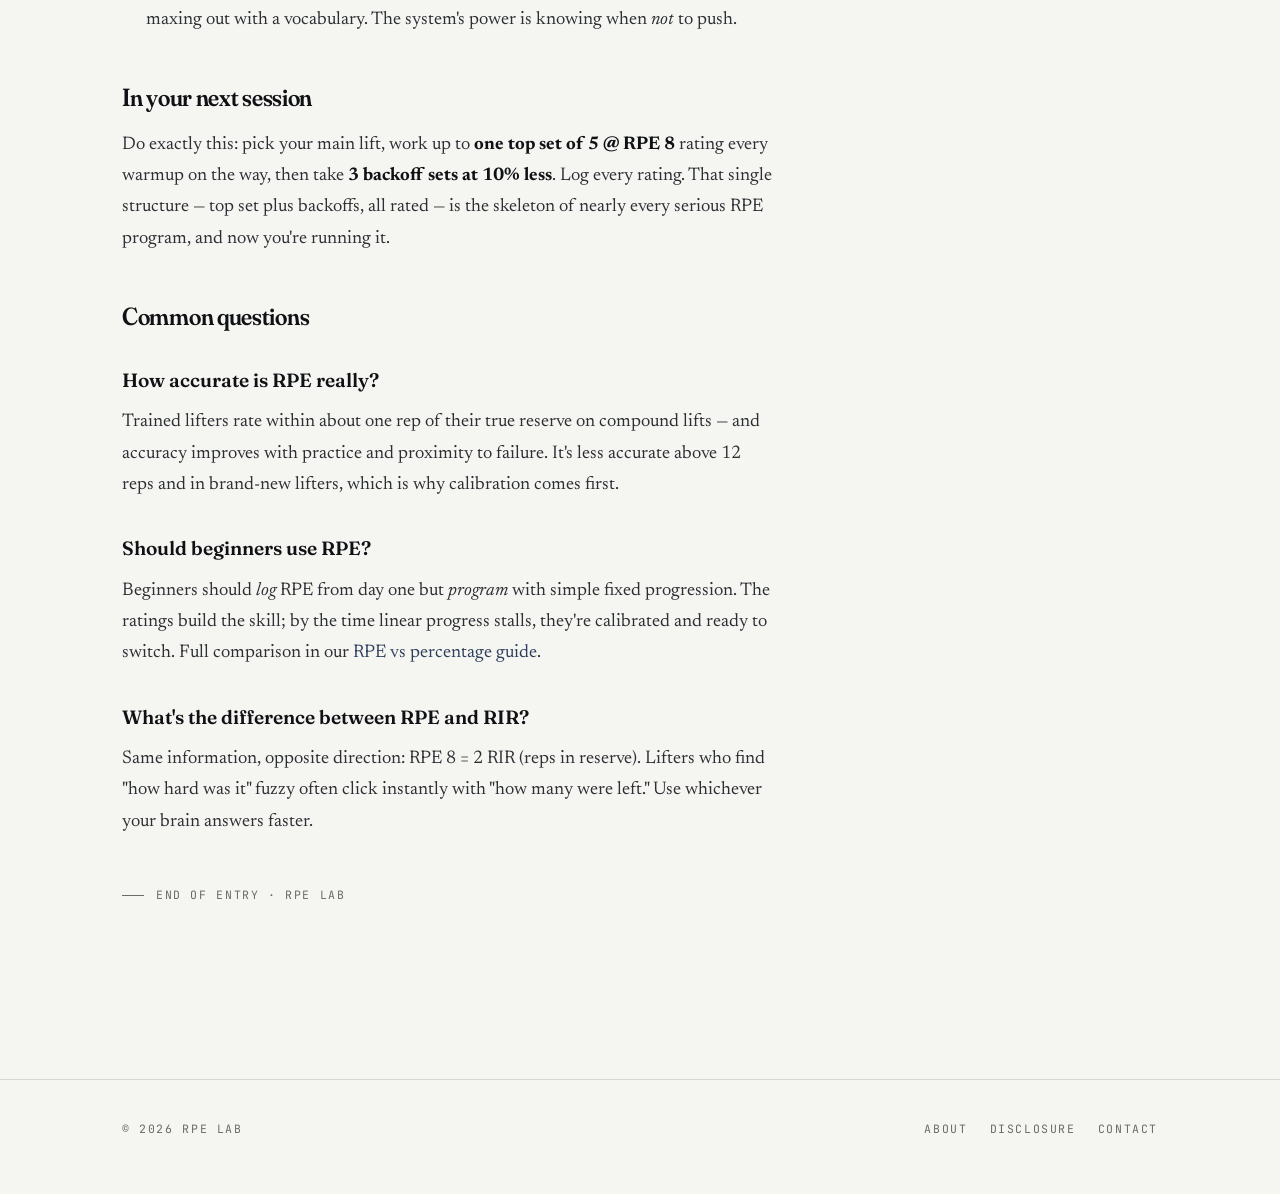
<file: how-to-use-rpe.html>
<!DOCTYPE html>
<html lang="en">
  <!-- Google tag (gtag.js) -->
<script async src="https://www.googletagmanager.com/gtag/js?id=G-EP6RK2DPKJ"></script>
<script>
  window.dataLayer = window.dataLayer || [];
  function gtag(){dataLayer.push(arguments);}
  gtag('js', new Date());

  gtag('config', 'G-EP6RK2DPKJ');
</script>
<head>
  <meta charset="UTF-8">
  <meta name="viewport" content="width=device-width, initial-scale=1.0">
  <title>How to use RPE correctly: a lifter's field guide — RPE Lab</title>
  <meta name="description" content="How to use RPE in training without guessing: rate sets accurately, pick targets by goal, and run your first RPE session today. No theory dump.">
  <link rel="preconnect" href="https://fonts.googleapis.com">
  <link rel="preconnect" href="https://fonts.gstatic.com" crossorigin>
  <link href="https://fonts.googleapis.com/css2?family=Fraunces:opsz,wght,SOFT@9..144,400..700,30..100&family=Newsreader:ital,opsz,wght@0,6..72,400..700;1,6..72,400..600&family=JetBrains+Mono:wght@400;700&display=swap" rel="stylesheet">
  <link rel="stylesheet" href="../css/style.css">
</head>
<body>

<header class="site-header">
  <div class="wrap header-inner">
    <a class="brand" href="../index.html">RPE <em>Lab</em></a>
    <nav class="main-nav" aria-label="Main">
      <a href="../index.html">Journal</a>
      <a href="../start-here.html">Start Here</a>
      <a href="../calculator/">Calculator</a>
      <a href="../about.html">About</a>
    </nav>
  </div>
</header>

<main>
  <div class="article-head">
    <div class="wrap">
      <div class="eyebrow">
        <span class="cat">Field Guide</span>
        <span class="divider" aria-hidden="true"></span>
        <span>July 12, 2026</span>
        <span class="divider" aria-hidden="true"></span>
        <span>9 min read</span>
        <span class="divider" aria-hidden="true"></span>
        <span class="effort">Effort <strong>6/10</strong></span>
      </div>
      <h1>How to use RPE correctly: a lifter's <em>field guide</em></h1>
    </div>
  </div>

  <div class="wrap">
    <article class="article-body">

      <p>You've seen "3×5 @ RPE 8" written in a program and nodded along. Then you got under the bar and realized you have no idea whether that set was an 8, a 7, or a 9 — so you guessed, and the whole point of the system quietly died. This guide fixes that: how to rate sets accurately, what RPE targets to use for your goals, and how to run your first properly auto-regulated session this week.</p>

      <h2>The 30-second version</h2>
      <p>RPE (Rating of Perceived Exertion) rates how hard a set was on a 1–10 scale. For strength training, the only question that matters is: <strong>how many more clean reps did I have?</strong></p>
      <ul>
        <li><strong>RPE 10</strong> — zero reps left. Could not have done one more.</li>
        <li><strong>RPE 9</strong> — one rep left.</li>
        <li><strong>RPE 8</strong> — two reps left.</li>
        <li><strong>RPE 7</strong> — three reps left.</li>
        <li><strong>RPE 6 and below</strong> — four or more left. Warmup and speed-work territory.</li>
      </ul>
      <p>Half points work the same way: RPE 8.5 means "definitely one left, maybe two." That's the entire system. Everything else is calibration and application.</p>

      <h2>Rate the set at the right moment</h2>
      <p>Rate your RPE <strong>immediately after racking the bar</strong> — before you sit down, check your phone, or talk to anyone. Perceived effort fades fast: a grinder feels like an 8 five minutes later even if it was a true 9.5 in the moment. Log it right away, every set that matters.</p>
      <p>Two honest rules that make your ratings mean something:</p>
      <ul>
        <li><strong>Count clean reps only.</strong> "One more rep" means one more at competition-acceptable form — not a hitched, half-depth survival rep.</li>
        <li><strong>Rate what happened, not what you wanted.</strong> If the program said RPE 8 and the bar said RPE 9.5, log 9.5. Lying to your log deletes the system's only advantage.</li>
      </ul>

      <h2>Calibrate yourself in 3 weeks</h2>
      <p>Nobody rates accurately at first. Most lifters underrate hard sets (calling a 9 an 8) and overrate easy ones. Here's the fix:</p>
      <ol>
        <li><strong>Week 1 — rate everything.</strong> Every working set, all lifts. Don't change your training; just log RPE next to each set. You're building the habit of asking the question.</li>
        <li><strong>Week 2 — predict, then test.</strong> Before your last set of the day, predict your RPE, then take the set one rep further than planned. If you predicted 8 (two left) and got exactly two more clean reps before breakdown, you're calibrated. If you got four more, you're underrating your reserves.</li>
        <li><strong>Week 3 — verify against reality.</strong> Take one accessory lift to a true RPE 10 (something safe — a machine row, not a max deadlift). Feel what an actual 10 is. Every other rating recalibrates around that anchor.</li>
      </ol>
      <p>After three weeks, most lifters rate within half a point of reality on their main lifts. That's accurate enough to run everything below.</p>

      <h2>Pick targets by goal, not vibes</h2>
      <p>RPE targets aren't random — they map to what adaptation you're chasing:</p>
      <ul>
        <li><strong>Strength work (1–5 reps):</strong> live at RPE 7–9. Most productive top sets sit at 8. Save 9.5–10 for testing, not training.</li>
        <li><strong>Hypertrophy work (6–12 reps):</strong> RPE 7–9, drifting toward 9–10 on final sets of isolation work where failure is cheap.</li>
        <li><strong>Technique and speed work:</strong> RPE 6–7. If bar speed drops, the set's over regardless of the number.</li>
        <li><strong>Deloads:</strong> cap everything at RPE 6. If it feels like training, it's not a deload.</li>
      </ul>

      <h2>Turn RPE into actual loads</h2>
      <p>Here's where autoregulation earns its name. Say today calls for a top set of 4 @ RPE 8:</p>
      <ol>
        <li>Work up in singles or doubles, rating each warmup.</li>
        <li>When a warmup single hits about RPE 6 (four-plus reps in reserve), you're near your target — the jump from there is small.</li>
        <li>Take your top set. If it comes in at 8, done. At 7? Add a small jump and take it again. At 9? That's your top set — take the volume down slightly and move on. The day decides, not the spreadsheet.</li>
      </ol>
      <p>To skip the mental math, our <a href="../calculator/">RPE calculator</a> does the conversion for you: enter any recent set and it returns your estimated 1RM, today's target load for any rep/RPE combo, and your backoff weights — rounded to real plates.</p>

      <h2>The three mistakes that break RPE</h2>
      <ul>
        <li><strong>Ego-rating.</strong> Calling grinders "RPE 8" because the program said 8. The log is a measurement device — corrupt the measurements and you're just doing percentages with extra steps.</li>
        <li><strong>Rating warmups carelessly.</strong> Your warmup ratings are the data that picks your top-set load. Sleepwalk through them and your "autoregulated" load is a guess.</li>
        <li><strong>Everything at RPE 9+.</strong> If every session is a war, you're not autoregulating — you're maxing out with a vocabulary. The system's power is knowing when <em>not</em> to push.</li>
      </ul>

      <h2>In your next session</h2>
      <p>Do exactly this: pick your main lift, work up to <strong>one top set of 5 @ RPE 8</strong> rating every warmup on the way, then take <strong>3 backoff sets at 10% less</strong>. Log every rating. That single structure — top set plus backoffs, all rated — is the skeleton of nearly every serious RPE program, and now you're running it.</p>

      <h2>Common questions</h2>
      <h3>How accurate is RPE really?</h3>
      <p>Trained lifters rate within about one rep of their true reserve on compound lifts — and accuracy improves with practice and proximity to failure. It's less accurate above 12 reps and in brand-new lifters, which is why calibration comes first.</p>
      <h3>Should beginners use RPE?</h3>
      <p>Beginners should <em>log</em> RPE from day one but <em>program</em> with simple fixed progression. The ratings build the skill; by the time linear progress stalls, they're calibrated and ready to switch. Full comparison in our <a href="rpe-vs-percentage.html">RPE vs percentage guide</a>.</p>
      <h3>What's the difference between RPE and RIR?</h3>
      <p>Same information, opposite direction: RPE 8 = 2 RIR (reps in reserve). Lifters who find "how hard was it" fuzzy often click instantly with "how many were left." Use whichever your brain answers faster.</p>

      <p class="end-mark">End of entry · RPE Lab</p>

    </article>
  </div>
</main>

<footer class="site-footer">
  <div class="wrap footer-inner">
    <span>© 2026 RPE Lab</span>
    <nav aria-label="Footer">
      <a href="../about.html">About</a>
      <a href="../disclosure.html">Disclosure</a>
      <a href="../contact.html">Contact</a>
    </nav>
  </div>
</footer>

</body>
</html>
</file>
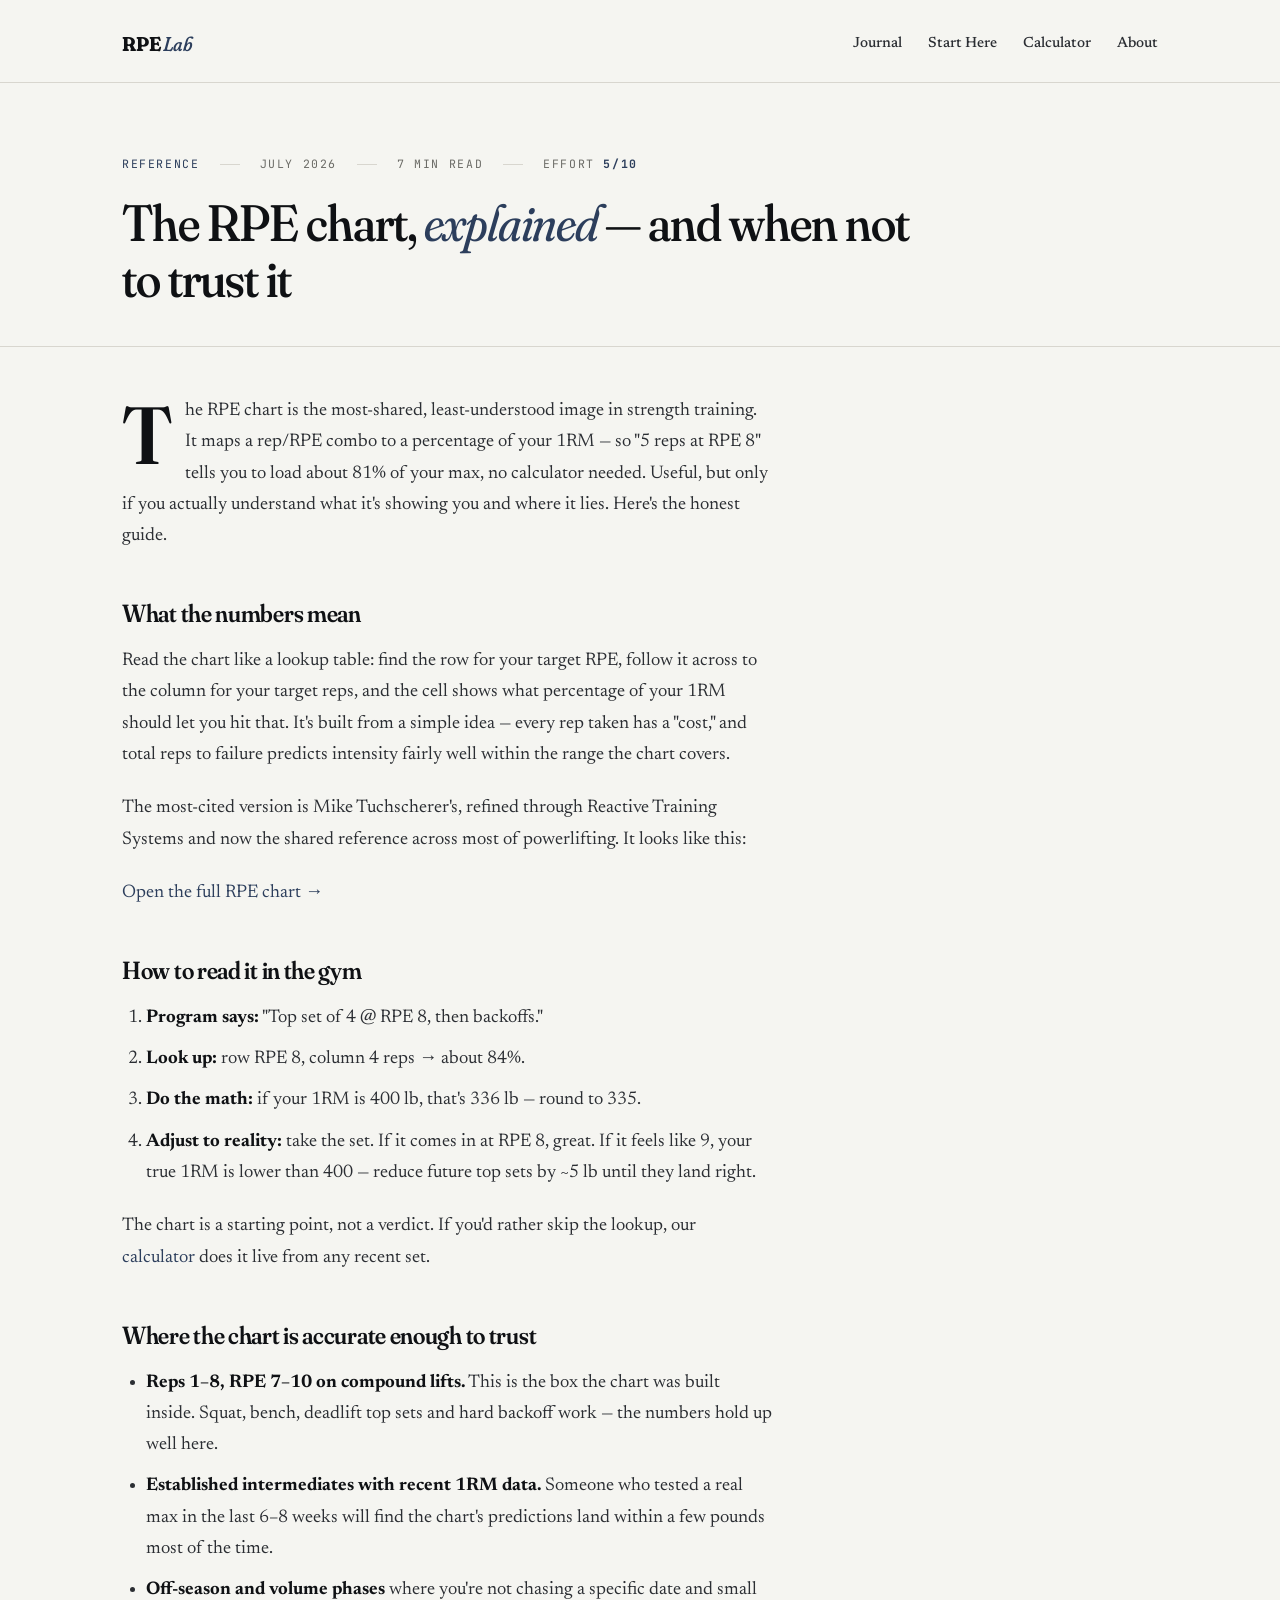
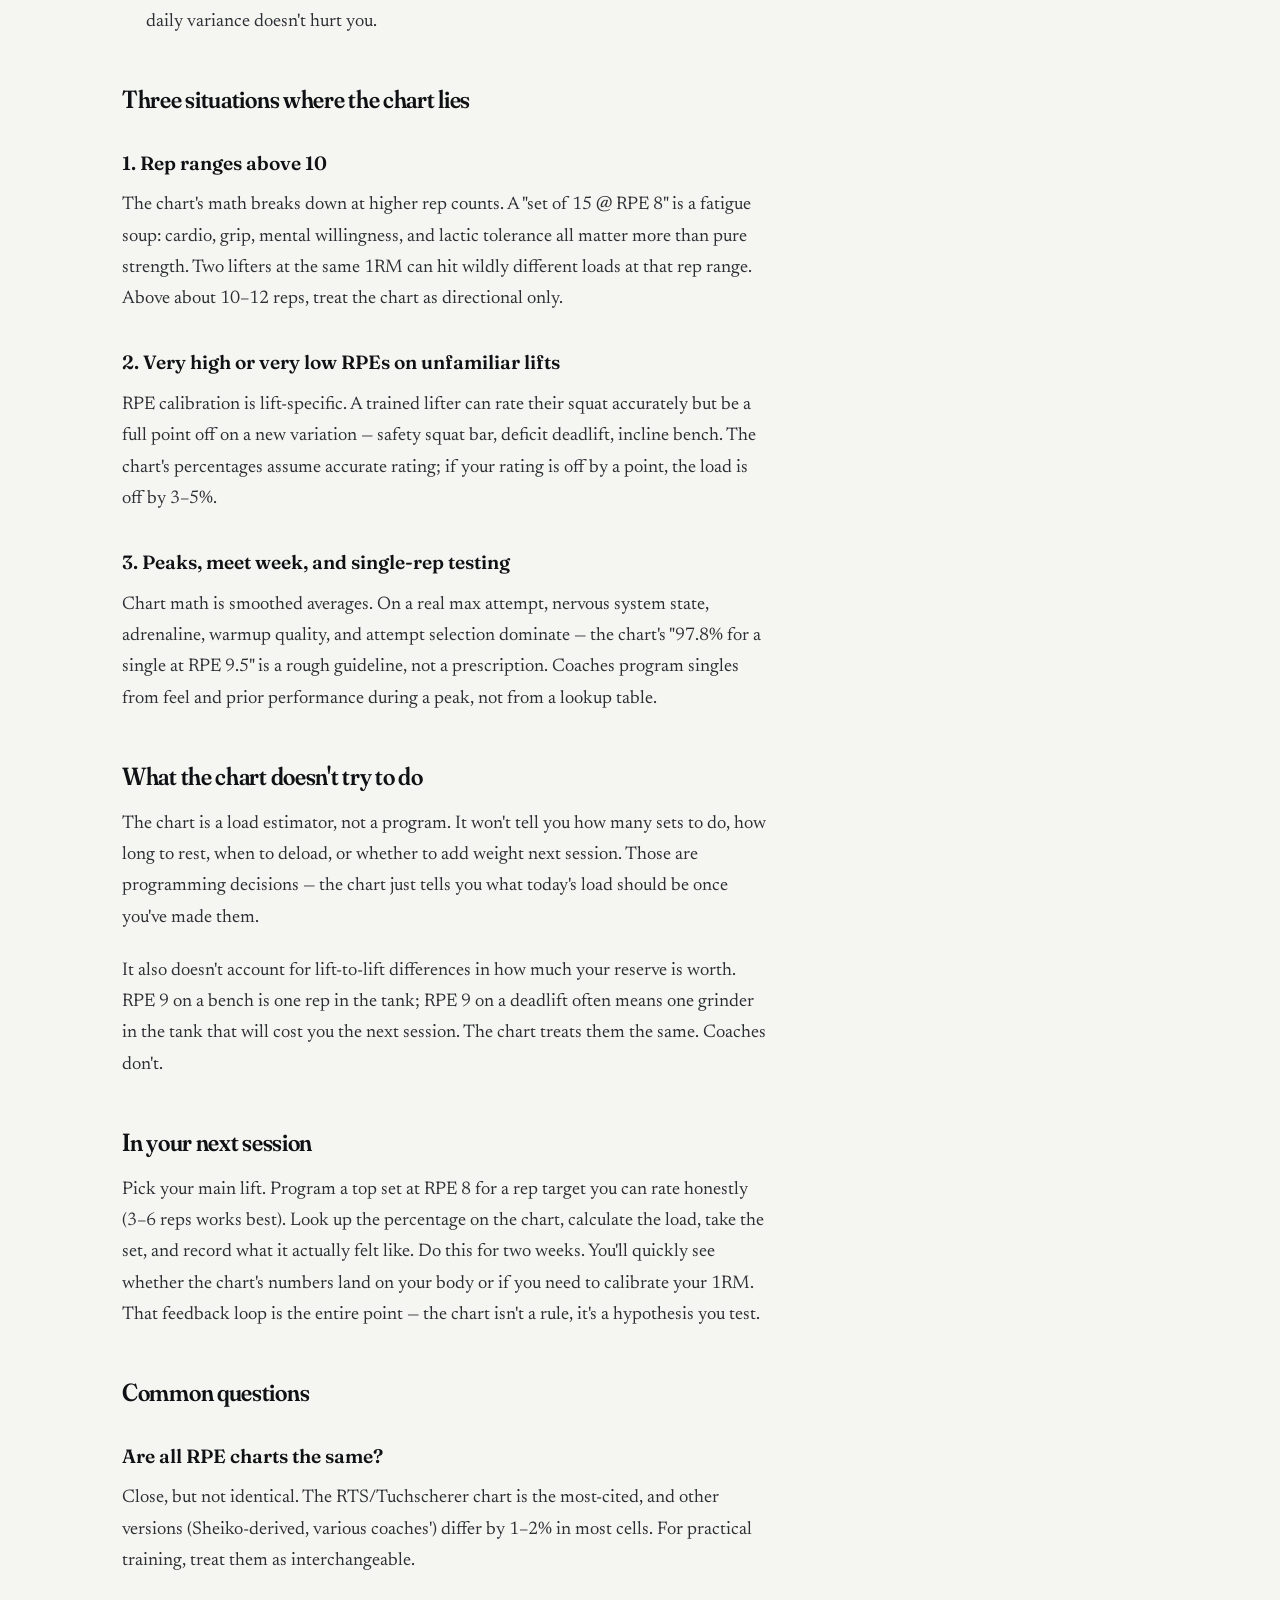
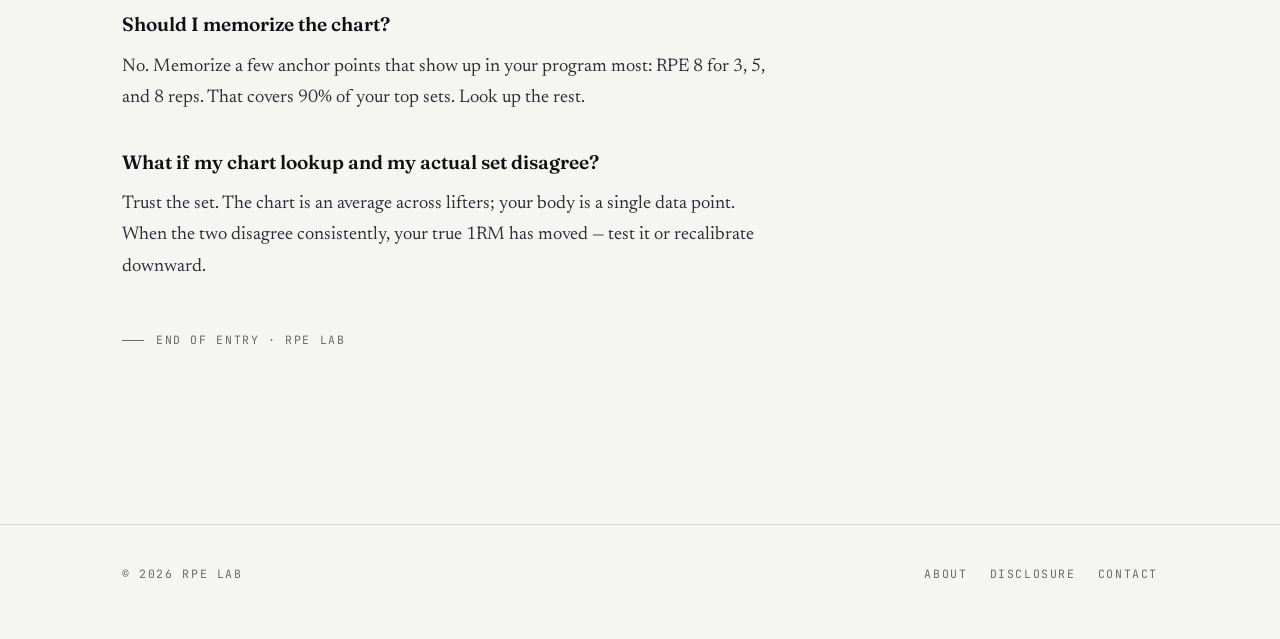
<file: rpe-chart-explained.html>
<!DOCTYPE html>
<html lang="en">
  <!-- Google tag (gtag.js) -->
<script async src="https://www.googletagmanager.com/gtag/js?id=G-EP6RK2DPKJ"></script>
<script>
  window.dataLayer = window.dataLayer || [];
  function gtag(){dataLayer.push(arguments);}
  gtag('js', new Date());

  gtag('config', 'G-EP6RK2DPKJ');
</script>
<head>
  <meta charset="UTF-8">
  <meta name="viewport" content="width=device-width, initial-scale=1.0">
  <title>The RPE chart, explained (and when not to trust it) — RPE Lab</title>
  <meta name="description" content="What the RPE chart actually tells you, how to read it in the gym, and the three situations where its numbers stop being reliable.">
  <link rel="preconnect" href="https://fonts.googleapis.com">
  <link rel="preconnect" href="https://fonts.gstatic.com" crossorigin>
  <link href="https://fonts.googleapis.com/css2?family=Fraunces:opsz,wght,SOFT@9..144,400..700,30..100&family=Newsreader:ital,opsz,wght@0,6..72,400..700;1,6..72,400..600&family=JetBrains+Mono:wght@400;700&display=swap" rel="stylesheet">
  <link rel="stylesheet" href="../css/style.css">
</head>
<body>

<header class="site-header">
  <div class="wrap header-inner">
    <a class="brand" href="../index.html">RPE <em>Lab</em></a>
    <nav class="main-nav" aria-label="Main">
      <a href="../index.html">Journal</a>
      <a href="../start-here.html">Start Here</a>
      <a href="../calculator/">Calculator</a>
      <a href="../about.html">About</a>
    </nav>
  </div>
</header>

<main>
  <div class="article-head">
    <div class="wrap">
      <div class="eyebrow">
        <span class="cat">Reference</span>
        <span class="divider" aria-hidden="true"></span>
        <span>July 2026</span>
        <span class="divider" aria-hidden="true"></span>
        <span>7 min read</span>
        <span class="divider" aria-hidden="true"></span>
        <span class="effort">Effort <strong>5/10</strong></span>
      </div>
      <h1>The RPE chart, <em>explained</em> — and when not to trust it</h1>
    </div>
  </div>

  <div class="wrap">
    <article class="article-body">

      <p>The RPE chart is the most-shared, least-understood image in strength training. It maps a rep/RPE combo to a percentage of your 1RM — so "5 reps at RPE 8" tells you to load about 81% of your max, no calculator needed. Useful, but only if you actually understand what it's showing you and where it lies. Here's the honest guide.</p>

      <h2>What the numbers mean</h2>
      <p>Read the chart like a lookup table: find the row for your target RPE, follow it across to the column for your target reps, and the cell shows what percentage of your 1RM should let you hit that. It's built from a simple idea — every rep taken has a "cost," and total reps to failure predicts intensity fairly well within the range the chart covers.</p>
      <p>The most-cited version is Mike Tuchscherer's, refined through Reactive Training Systems and now the shared reference across most of powerlifting. It looks like this:</p>
      <p><a href="../calculator/#panel-chart">Open the full RPE chart →</a></p>

      <h2>How to read it in the gym</h2>
      <ol>
        <li><strong>Program says:</strong> "Top set of 4 @ RPE 8, then backoffs."</li>
        <li><strong>Look up:</strong> row RPE 8, column 4 reps → about 84%.</li>
        <li><strong>Do the math:</strong> if your 1RM is 400 lb, that's 336 lb — round to 335.</li>
        <li><strong>Adjust to reality:</strong> take the set. If it comes in at RPE 8, great. If it feels like 9, your true 1RM is lower than 400 — reduce future top sets by ~5 lb until they land right.</li>
      </ol>
      <p>The chart is a starting point, not a verdict. If you'd rather skip the lookup, our <a href="../calculator/">calculator</a> does it live from any recent set.</p>

      <h2>Where the chart is accurate enough to trust</h2>
      <ul>
        <li><strong>Reps 1–8, RPE 7–10 on compound lifts.</strong> This is the box the chart was built inside. Squat, bench, deadlift top sets and hard backoff work — the numbers hold up well here.</li>
        <li><strong>Established intermediates with recent 1RM data.</strong> Someone who tested a real max in the last 6–8 weeks will find the chart's predictions land within a few pounds most of the time.</li>
        <li><strong>Off-season and volume phases</strong> where you're not chasing a specific date and small daily variance doesn't hurt you.</li>
      </ul>

      <h2>Three situations where the chart lies</h2>

      <h3>1. Rep ranges above 10</h3>
      <p>The chart's math breaks down at higher rep counts. A "set of 15 @ RPE 8" is a fatigue soup: cardio, grip, mental willingness, and lactic tolerance all matter more than pure strength. Two lifters at the same 1RM can hit wildly different loads at that rep range. Above about 10–12 reps, treat the chart as directional only.</p>

      <h3>2. Very high or very low RPEs on unfamiliar lifts</h3>
      <p>RPE calibration is lift-specific. A trained lifter can rate their squat accurately but be a full point off on a new variation — safety squat bar, deficit deadlift, incline bench. The chart's percentages assume accurate rating; if your rating is off by a point, the load is off by 3–5%.</p>

      <h3>3. Peaks, meet week, and single-rep testing</h3>
      <p>Chart math is smoothed averages. On a real max attempt, nervous system state, adrenaline, warmup quality, and attempt selection dominate — the chart's "97.8% for a single at RPE 9.5" is a rough guideline, not a prescription. Coaches program singles from feel and prior performance during a peak, not from a lookup table.</p>

      <h2>What the chart doesn't try to do</h2>
      <p>The chart is a load estimator, not a program. It won't tell you how many sets to do, how long to rest, when to deload, or whether to add weight next session. Those are programming decisions — the chart just tells you what today's load should be once you've made them.</p>
      <p>It also doesn't account for lift-to-lift differences in how much your reserve is worth. RPE 9 on a bench is one rep in the tank; RPE 9 on a deadlift often means one grinder in the tank that will cost you the next session. The chart treats them the same. Coaches don't.</p>

      <h2>In your next session</h2>
      <p>Pick your main lift. Program a top set at RPE 8 for a rep target you can rate honestly (3–6 reps works best). Look up the percentage on the chart, calculate the load, take the set, and record what it actually felt like. Do this for two weeks. You'll quickly see whether the chart's numbers land on your body or if you need to calibrate your 1RM. That feedback loop is the entire point — the chart isn't a rule, it's a hypothesis you test.</p>

      <h2>Common questions</h2>
      <h3>Are all RPE charts the same?</h3>
      <p>Close, but not identical. The RTS/Tuchscherer chart is the most-cited, and other versions (Sheiko-derived, various coaches') differ by 1–2% in most cells. For practical training, treat them as interchangeable.</p>
      <h3>Should I memorize the chart?</h3>
      <p>No. Memorize a few anchor points that show up in your program most: RPE 8 for 3, 5, and 8 reps. That covers 90% of your top sets. Look up the rest.</p>
      <h3>What if my chart lookup and my actual set disagree?</h3>
      <p>Trust the set. The chart is an average across lifters; your body is a single data point. When the two disagree consistently, your true 1RM has moved — test it or recalibrate downward.</p>

      <p class="end-mark">End of entry · RPE Lab</p>

    </article>
  </div>
</main>

<footer class="site-footer">
  <div class="wrap footer-inner">
    <span>© 2026 RPE Lab</span>
    <nav aria-label="Footer">
      <a href="../about.html">About</a>
      <a href="../disclosure.html">Disclosure</a>
      <a href="../contact.html">Contact</a>
    </nav>
  </div>
</footer>

</body>
</html>
</file>
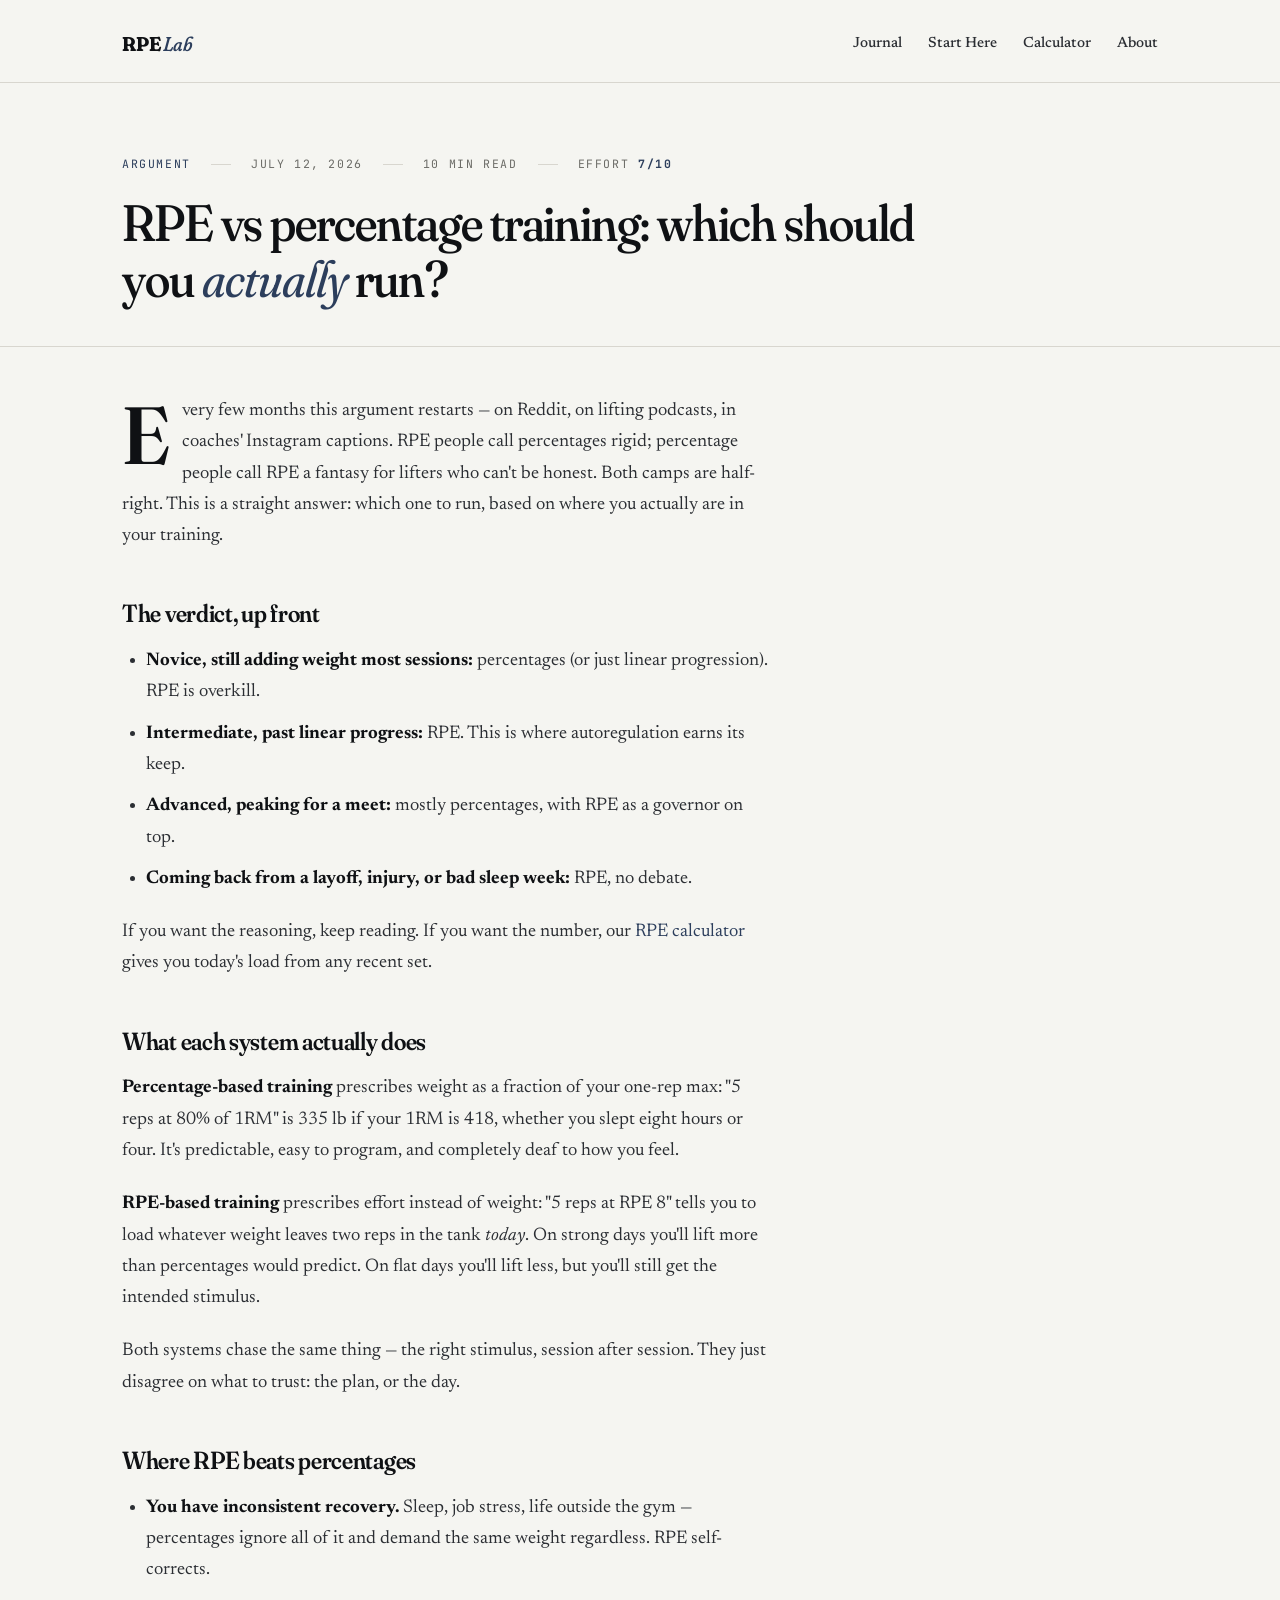
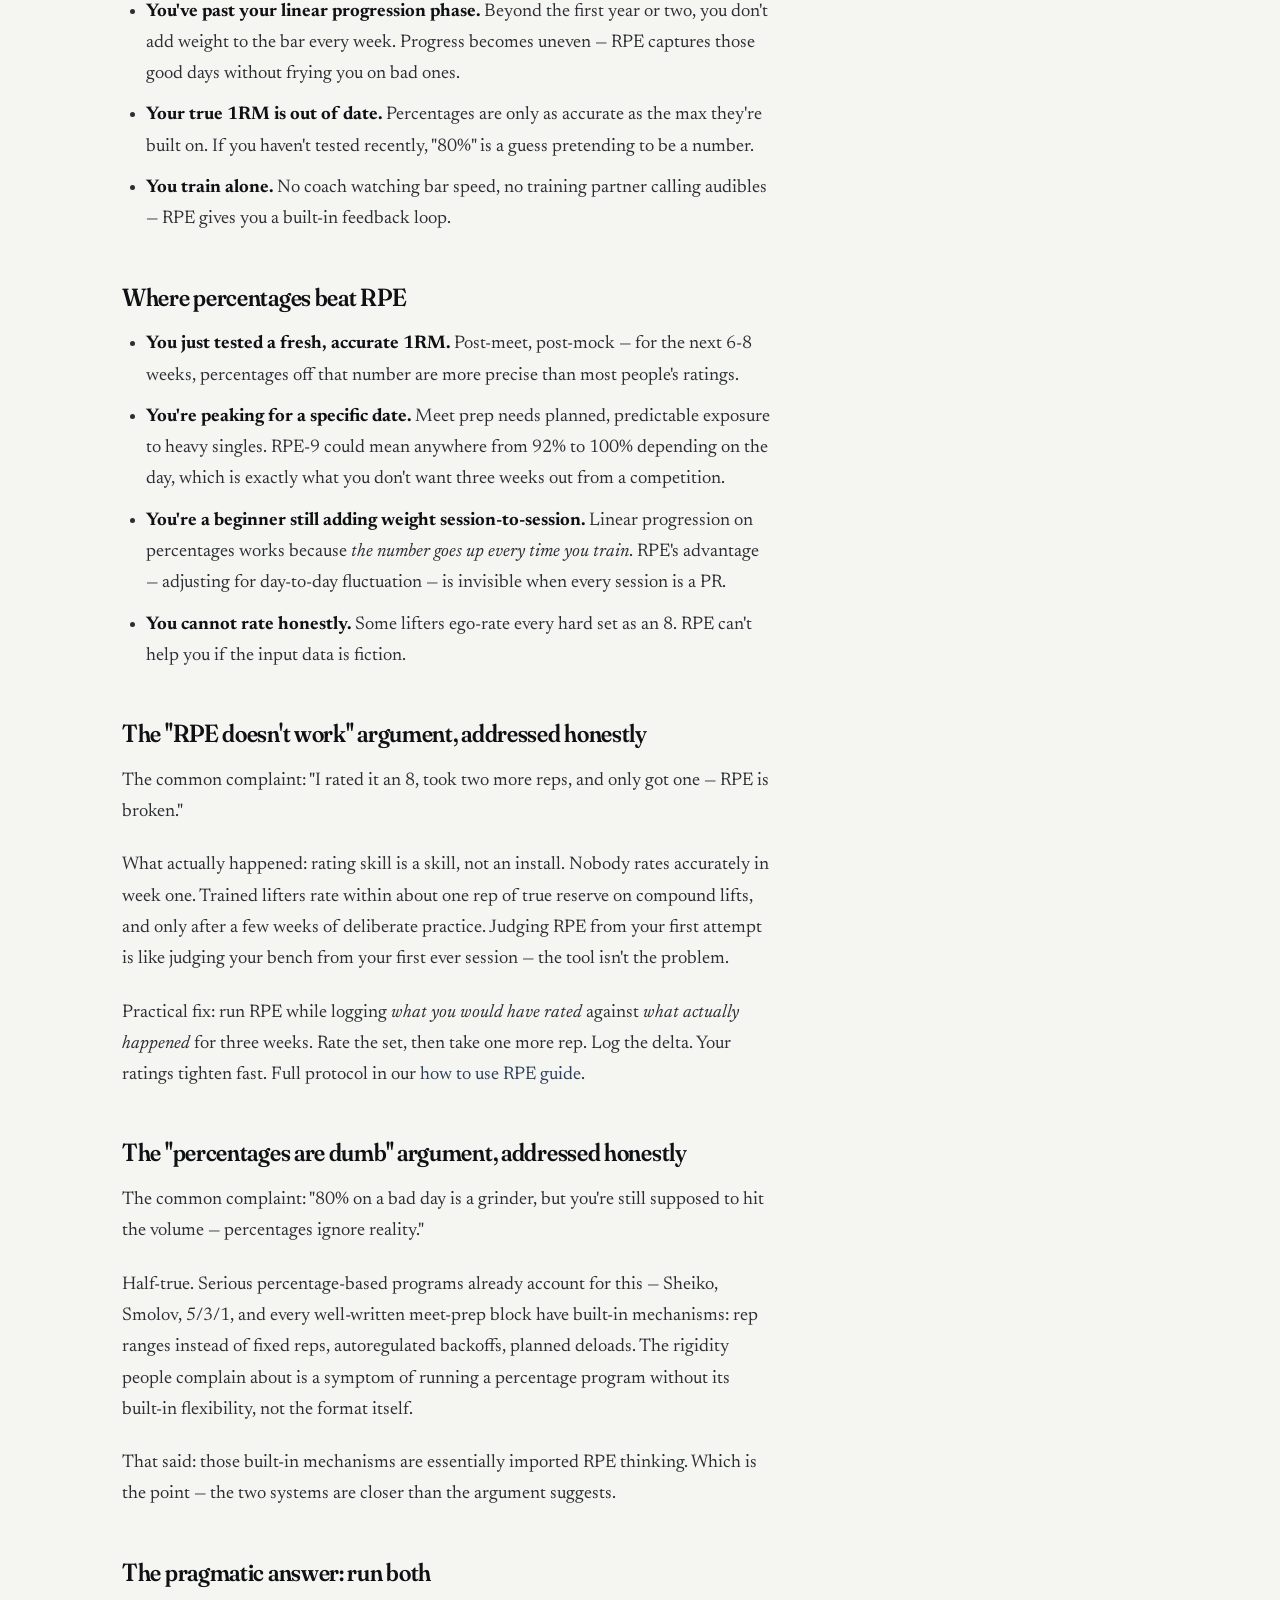
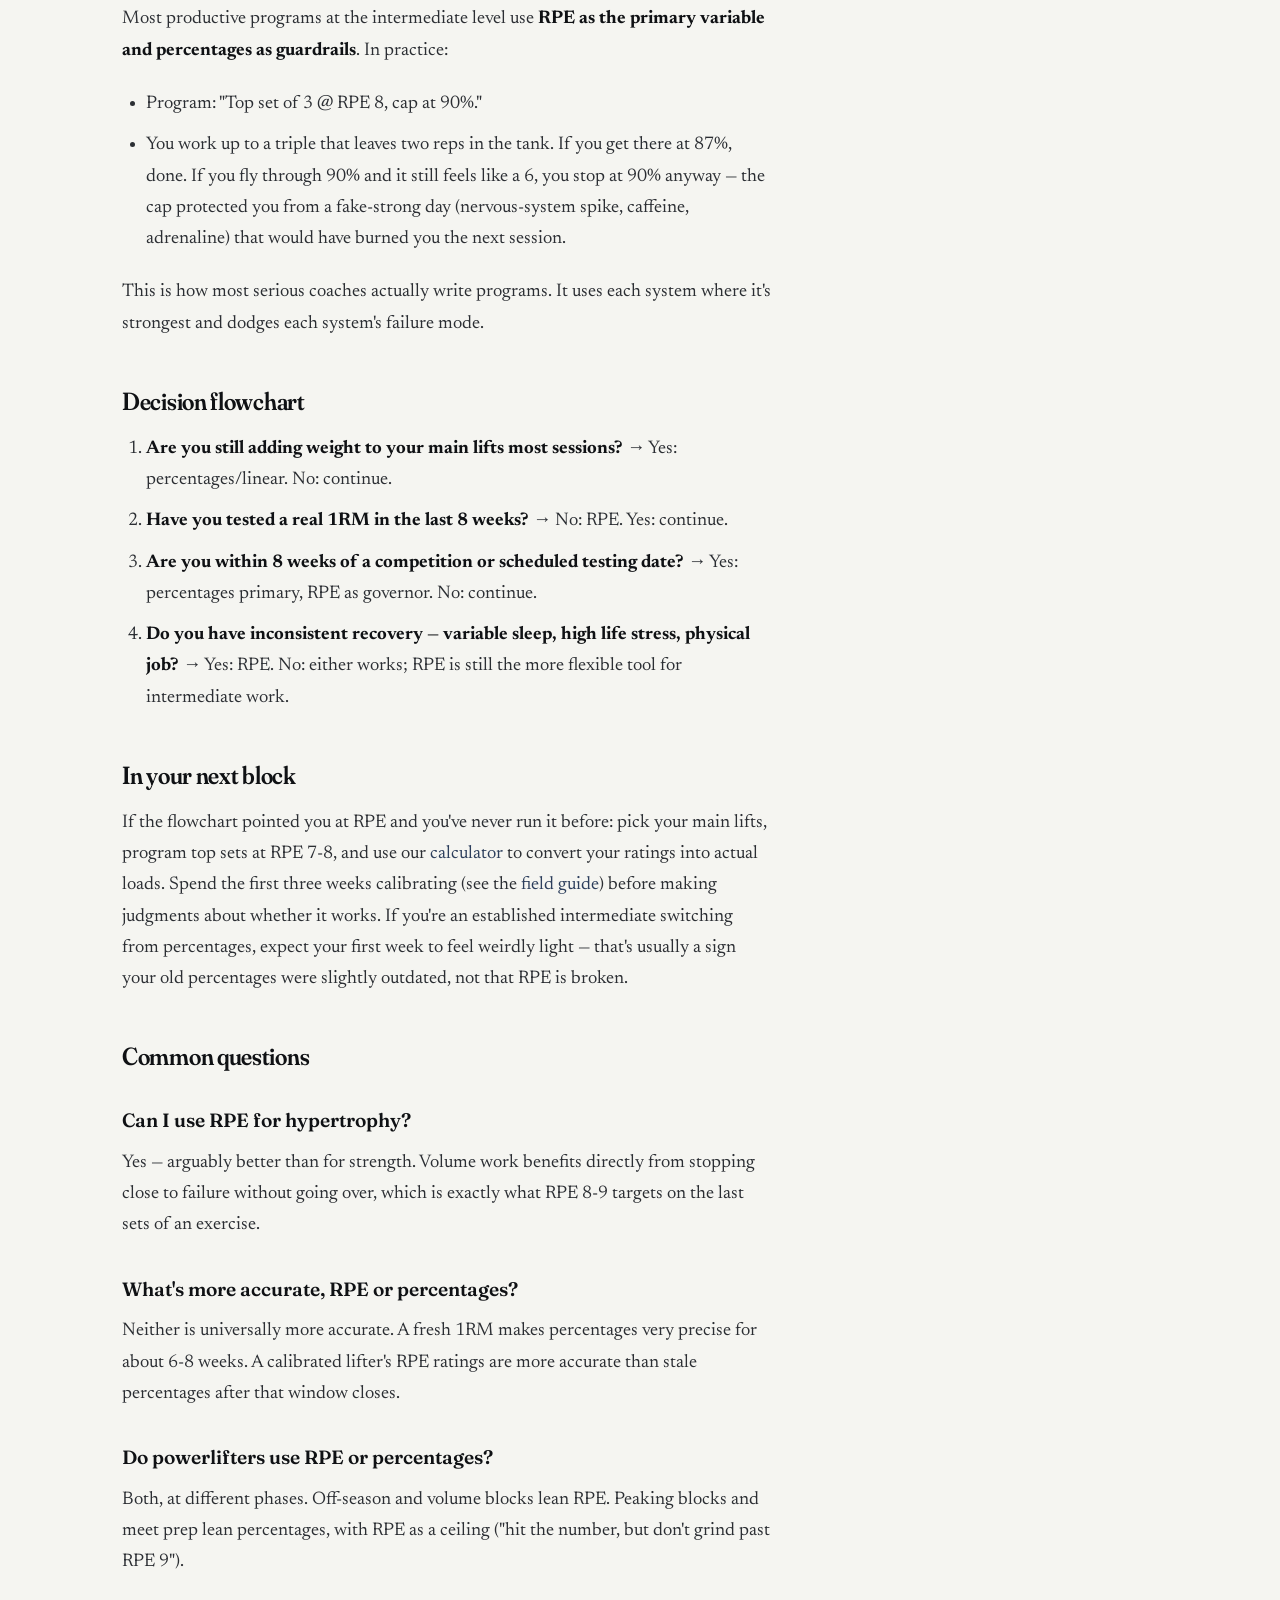
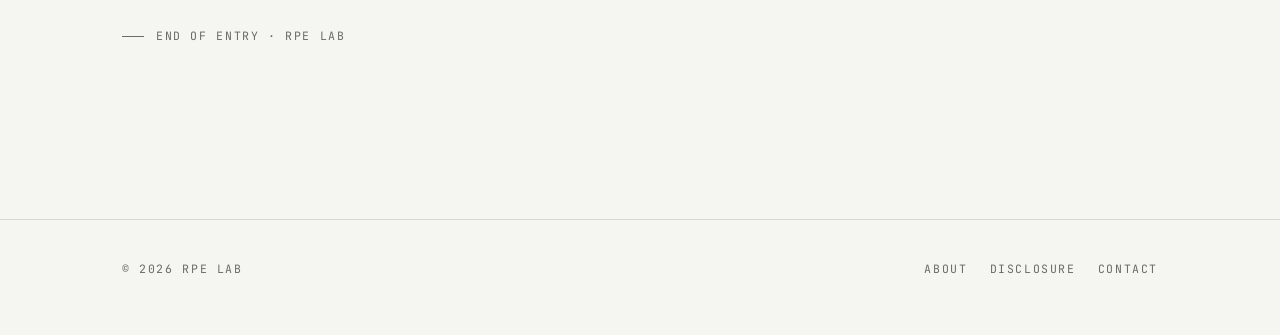
<file: rpe-vs-percentage.html>
<!DOCTYPE html>
<html lang="en">
  <!-- Google tag (gtag.js) -->
<script async src="https://www.googletagmanager.com/gtag/js?id=G-EP6RK2DPKJ"></script>
<script>
  window.dataLayer = window.dataLayer || [];
  function gtag(){dataLayer.push(arguments);}
  gtag('js', new Date());

  gtag('config', 'G-EP6RK2DPKJ');
</script>
<head>
  <meta charset="UTF-8">
  <meta name="viewport" content="width=device-width, initial-scale=1.0">
  <title>RPE vs percentage training: which should you actually run? — RPE Lab</title>
  <meta name="description" content="RPE vs percentage training: honest verdict, decision flowchart, and when each one wins. No fence-sitting — a clear answer for your next block.">
  <link rel="preconnect" href="https://fonts.googleapis.com">
  <link rel="preconnect" href="https://fonts.gstatic.com" crossorigin>
  <link href="https://fonts.googleapis.com/css2?family=Fraunces:opsz,wght,SOFT@9..144,400..700,30..100&family=Newsreader:ital,opsz,wght@0,6..72,400..700;1,6..72,400..600&family=JetBrains+Mono:wght@400;700&display=swap" rel="stylesheet">
  <link rel="stylesheet" href="../css/style.css">
</head>
<body>

<header class="site-header">
  <div class="wrap header-inner">
    <a class="brand" href="../index.html">RPE <em>Lab</em></a>
    <nav class="main-nav" aria-label="Main">
      <a href="../index.html">Journal</a>
      <a href="../start-here.html">Start Here</a>
      <a href="../calculator/">Calculator</a>
      <a href="../about.html">About</a>
    </nav>
  </div>
</header>

<main>
  <div class="article-head">
    <div class="wrap">
      <div class="eyebrow">
        <span class="cat">Argument</span>
        <span class="divider" aria-hidden="true"></span>
        <span>July 12, 2026</span>
        <span class="divider" aria-hidden="true"></span>
        <span>10 min read</span>
        <span class="divider" aria-hidden="true"></span>
        <span class="effort">Effort <strong>7/10</strong></span>
      </div>
      <h1>RPE vs percentage training: which should you <em>actually</em> run?</h1>
    </div>
  </div>

  <div class="wrap">
    <article class="article-body">

      <p>Every few months this argument restarts — on Reddit, on lifting podcasts, in coaches' Instagram captions. RPE people call percentages rigid; percentage people call RPE a fantasy for lifters who can't be honest. Both camps are half-right. This is a straight answer: which one to run, based on where you actually are in your training.</p>

      <h2>The verdict, up front</h2>
      <ul>
        <li><strong>Novice, still adding weight most sessions:</strong> percentages (or just linear progression). RPE is overkill.</li>
        <li><strong>Intermediate, past linear progress:</strong> RPE. This is where autoregulation earns its keep.</li>
        <li><strong>Advanced, peaking for a meet:</strong> mostly percentages, with RPE as a governor on top.</li>
        <li><strong>Coming back from a layoff, injury, or bad sleep week:</strong> RPE, no debate.</li>
      </ul>
      <p>If you want the reasoning, keep reading. If you want the number, our <a href="../calculator/">RPE calculator</a> gives you today's load from any recent set.</p>

      <h2>What each system actually does</h2>
      <p><strong>Percentage-based training</strong> prescribes weight as a fraction of your one-rep max: "5 reps at 80% of 1RM" is 335 lb if your 1RM is 418, whether you slept eight hours or four. It's predictable, easy to program, and completely deaf to how you feel.</p>
      <p><strong>RPE-based training</strong> prescribes effort instead of weight: "5 reps at RPE 8" tells you to load whatever weight leaves two reps in the tank <em>today</em>. On strong days you'll lift more than percentages would predict. On flat days you'll lift less, but you'll still get the intended stimulus.</p>
      <p>Both systems chase the same thing — the right stimulus, session after session. They just disagree on what to trust: the plan, or the day.</p>

      <h2>Where RPE beats percentages</h2>
      <ul>
        <li><strong>You have inconsistent recovery.</strong> Sleep, job stress, life outside the gym — percentages ignore all of it and demand the same weight regardless. RPE self-corrects.</li>
        <li><strong>You've past your linear progression phase.</strong> Beyond the first year or two, you don't add weight to the bar every week. Progress becomes uneven — RPE captures those good days without frying you on bad ones.</li>
        <li><strong>Your true 1RM is out of date.</strong> Percentages are only as accurate as the max they're built on. If you haven't tested recently, "80%" is a guess pretending to be a number.</li>
        <li><strong>You train alone.</strong> No coach watching bar speed, no training partner calling audibles — RPE gives you a built-in feedback loop.</li>
      </ul>

      <h2>Where percentages beat RPE</h2>
      <ul>
        <li><strong>You just tested a fresh, accurate 1RM.</strong> Post-meet, post-mock — for the next 6-8 weeks, percentages off that number are more precise than most people's ratings.</li>
        <li><strong>You're peaking for a specific date.</strong> Meet prep needs planned, predictable exposure to heavy singles. RPE-9 could mean anywhere from 92% to 100% depending on the day, which is exactly what you don't want three weeks out from a competition.</li>
        <li><strong>You're a beginner still adding weight session-to-session.</strong> Linear progression on percentages works because <em>the number goes up every time you train</em>. RPE's advantage — adjusting for day-to-day fluctuation — is invisible when every session is a PR.</li>
        <li><strong>You cannot rate honestly.</strong> Some lifters ego-rate every hard set as an 8. RPE can't help you if the input data is fiction.</li>
      </ul>

      <h2>The "RPE doesn't work" argument, addressed honestly</h2>
      <p>The common complaint: "I rated it an 8, took two more reps, and only got one — RPE is broken."</p>
      <p>What actually happened: rating skill is a skill, not an install. Nobody rates accurately in week one. Trained lifters rate within about one rep of true reserve on compound lifts, and only after a few weeks of deliberate practice. Judging RPE from your first attempt is like judging your bench from your first ever session — the tool isn't the problem.</p>
      <p>Practical fix: run RPE while logging <em>what you would have rated</em> against <em>what actually happened</em> for three weeks. Rate the set, then take one more rep. Log the delta. Your ratings tighten fast. Full protocol in our <a href="how-to-use-rpe.html">how to use RPE guide</a>.</p>

      <h2>The "percentages are dumb" argument, addressed honestly</h2>
      <p>The common complaint: "80% on a bad day is a grinder, but you're still supposed to hit the volume — percentages ignore reality."</p>
      <p>Half-true. Serious percentage-based programs already account for this — Sheiko, Smolov, 5/3/1, and every well-written meet-prep block have built-in mechanisms: rep ranges instead of fixed reps, autoregulated backoffs, planned deloads. The rigidity people complain about is a symptom of running a percentage program without its built-in flexibility, not the format itself.</p>
      <p>That said: those built-in mechanisms are essentially imported RPE thinking. Which is the point — the two systems are closer than the argument suggests.</p>

      <h2>The pragmatic answer: run both</h2>
      <p>Most productive programs at the intermediate level use <strong>RPE as the primary variable and percentages as guardrails</strong>. In practice:</p>
      <ul>
        <li>Program: "Top set of 3 @ RPE 8, cap at 90%."</li>
        <li>You work up to a triple that leaves two reps in the tank. If you get there at 87%, done. If you fly through 90% and it still feels like a 6, you stop at 90% anyway — the cap protected you from a fake-strong day (nervous-system spike, caffeine, adrenaline) that would have burned you the next session.</li>
      </ul>
      <p>This is how most serious coaches actually write programs. It uses each system where it's strongest and dodges each system's failure mode.</p>

      <h2>Decision flowchart</h2>
      <ol>
        <li><strong>Are you still adding weight to your main lifts most sessions?</strong> → Yes: percentages/linear. No: continue.</li>
        <li><strong>Have you tested a real 1RM in the last 8 weeks?</strong> → No: RPE. Yes: continue.</li>
        <li><strong>Are you within 8 weeks of a competition or scheduled testing date?</strong> → Yes: percentages primary, RPE as governor. No: continue.</li>
        <li><strong>Do you have inconsistent recovery — variable sleep, high life stress, physical job?</strong> → Yes: RPE. No: either works; RPE is still the more flexible tool for intermediate work.</li>
      </ol>

      <h2>In your next block</h2>
      <p>If the flowchart pointed you at RPE and you've never run it before: pick your main lifts, program top sets at RPE 7-8, and use our <a href="../calculator/">calculator</a> to convert your ratings into actual loads. Spend the first three weeks calibrating (see the <a href="how-to-use-rpe.html">field guide</a>) before making judgments about whether it works. If you're an established intermediate switching from percentages, expect your first week to feel weirdly light — that's usually a sign your old percentages were slightly outdated, not that RPE is broken.</p>

      <h2>Common questions</h2>
      <h3>Can I use RPE for hypertrophy?</h3>
      <p>Yes — arguably better than for strength. Volume work benefits directly from stopping close to failure without going over, which is exactly what RPE 8-9 targets on the last sets of an exercise.</p>
      <h3>What's more accurate, RPE or percentages?</h3>
      <p>Neither is universally more accurate. A fresh 1RM makes percentages very precise for about 6-8 weeks. A calibrated lifter's RPE ratings are more accurate than stale percentages after that window closes.</p>
      <h3>Do powerlifters use RPE or percentages?</h3>
      <p>Both, at different phases. Off-season and volume blocks lean RPE. Peaking blocks and meet prep lean percentages, with RPE as a ceiling ("hit the number, but don't grind past RPE 9").</p>

      <p class="end-mark">End of entry · RPE Lab</p>

    </article>
  </div>
</main>

<footer class="site-footer">
  <div class="wrap footer-inner">
    <span>© 2026 RPE Lab</span>
    <nav aria-label="Footer">
      <a href="../about.html">About</a>
      <a href="../disclosure.html">Disclosure</a>
      <a href="../contact.html">Contact</a>
    </nav>
  </div>
</footer>

</body>
</html>
</file>
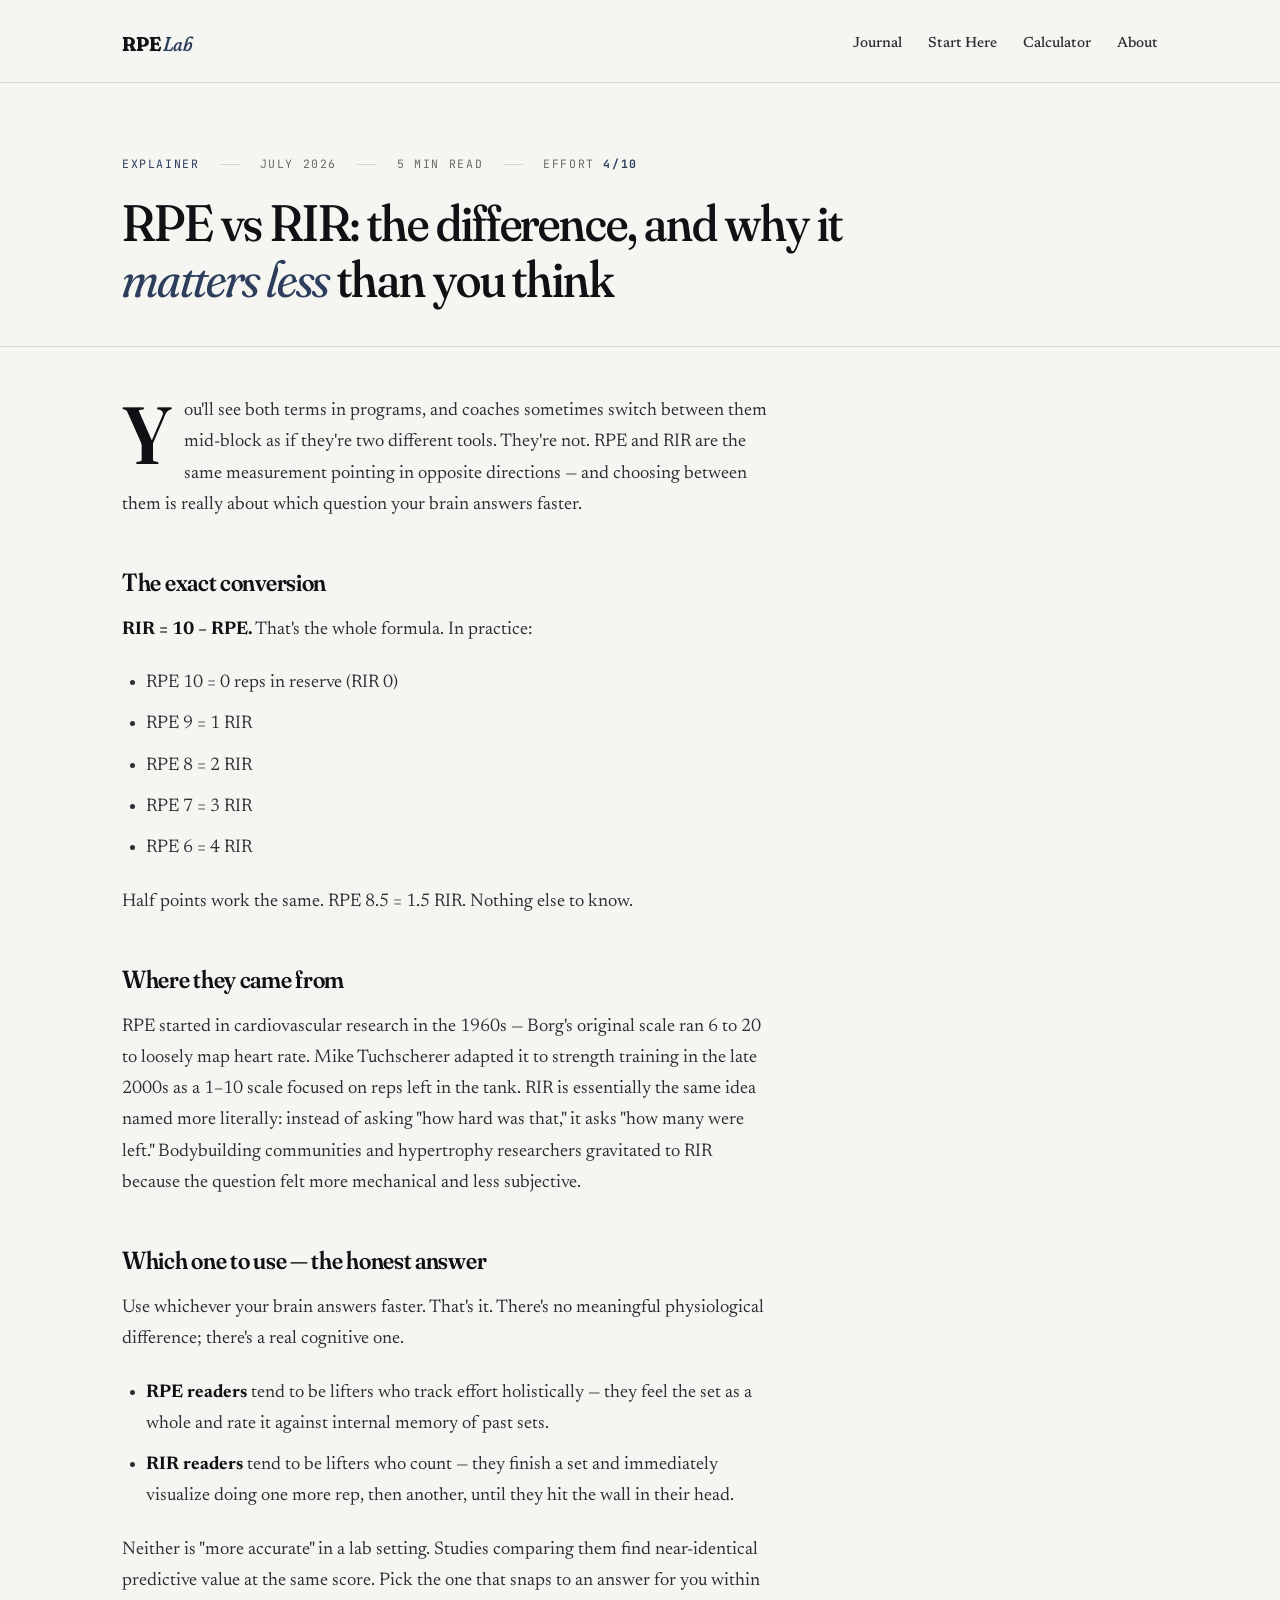
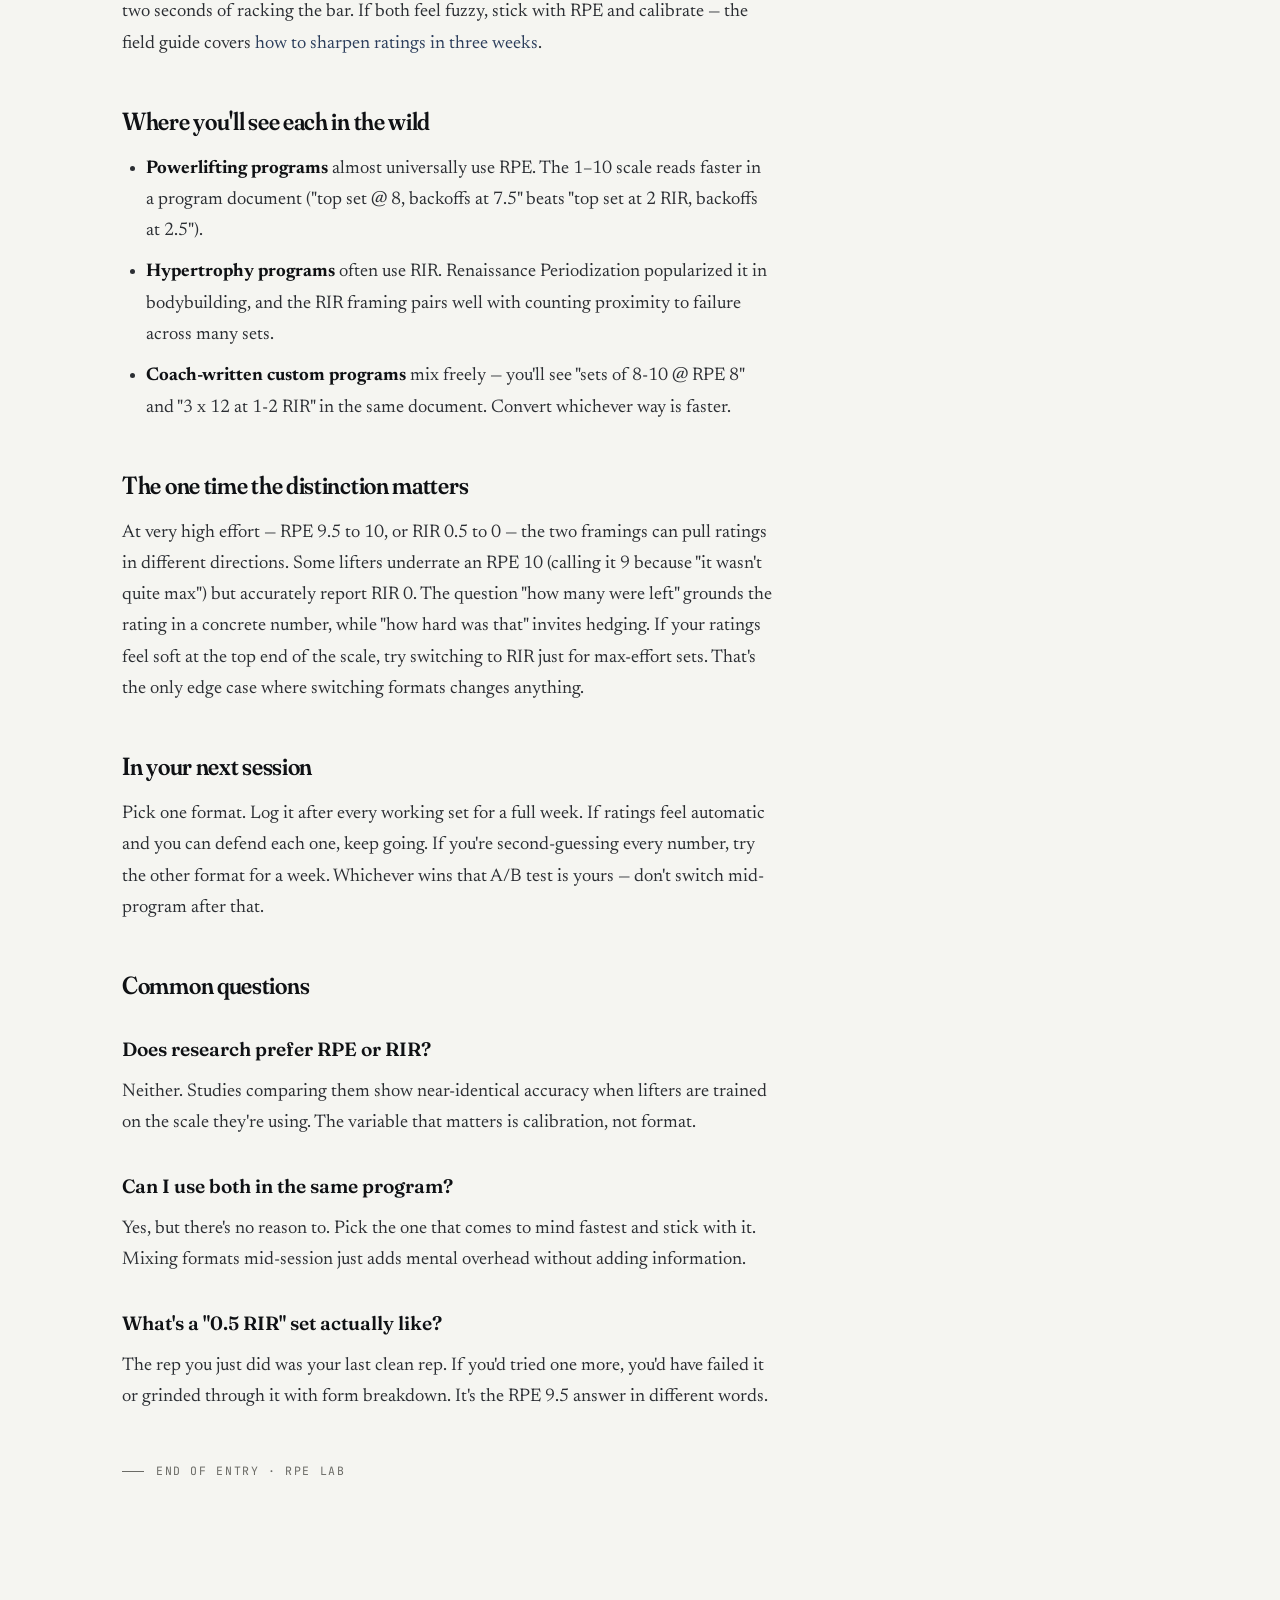
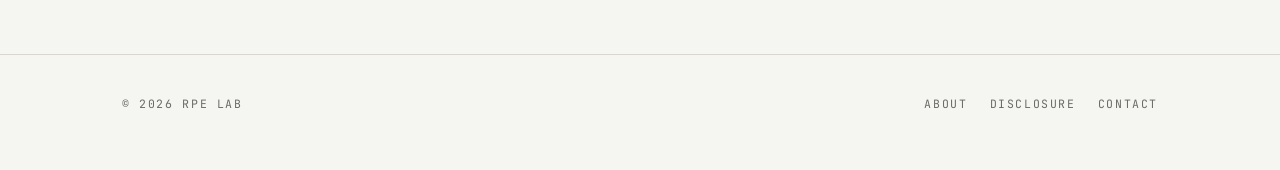
<file: rpe-vs-rir.html>
<!DOCTYPE html>
<html lang="en">
  <!-- Google tag (gtag.js) -->
<script async src="https://www.googletagmanager.com/gtag/js?id=G-EP6RK2DPKJ"></script>
<script>
  window.dataLayer = window.dataLayer || [];
  function gtag(){dataLayer.push(arguments);}
  gtag('js', new Date());

  gtag('config', 'G-EP6RK2DPKJ');
</script>
<head>
  <meta charset="UTF-8">
  <meta name="viewport" content="width=device-width, initial-scale=1.0">
  <title>RPE vs RIR: the difference, and why it matters less than you think — RPE Lab</title>
  <meta name="description" content="RPE and RIR measure the same thing from different angles. Here's when to use each, and which one your brain actually answers faster.">
  <link rel="preconnect" href="https://fonts.googleapis.com">
  <link rel="preconnect" href="https://fonts.gstatic.com" crossorigin>
  <link href="https://fonts.googleapis.com/css2?family=Fraunces:opsz,wght,SOFT@9..144,400..700,30..100&family=Newsreader:ital,opsz,wght@0,6..72,400..700;1,6..72,400..600&family=JetBrains+Mono:wght@400;700&display=swap" rel="stylesheet">
  <link rel="stylesheet" href="../css/style.css">
</head>
<body>

<header class="site-header">
  <div class="wrap header-inner">
    <a class="brand" href="../index.html">RPE <em>Lab</em></a>
    <nav class="main-nav" aria-label="Main">
      <a href="../index.html">Journal</a>
      <a href="../start-here.html">Start Here</a>
      <a href="../calculator/">Calculator</a>
      <a href="../about.html">About</a>
    </nav>
  </div>
</header>

<main>
  <div class="article-head">
    <div class="wrap">
      <div class="eyebrow">
        <span class="cat">Explainer</span>
        <span class="divider" aria-hidden="true"></span>
        <span>July 2026</span>
        <span class="divider" aria-hidden="true"></span>
        <span>5 min read</span>
        <span class="divider" aria-hidden="true"></span>
        <span class="effort">Effort <strong>4/10</strong></span>
      </div>
      <h1>RPE vs RIR: the difference, and why it <em>matters less</em> than you think</h1>
    </div>
  </div>

  <div class="wrap">
    <article class="article-body">

      <p>You'll see both terms in programs, and coaches sometimes switch between them mid-block as if they're two different tools. They're not. RPE and RIR are the same measurement pointing in opposite directions — and choosing between them is really about which question your brain answers faster.</p>

      <h2>The exact conversion</h2>
      <p><strong>RIR = 10 − RPE.</strong> That's the whole formula. In practice:</p>
      <ul>
        <li>RPE 10 = 0 reps in reserve (RIR 0)</li>
        <li>RPE 9 = 1 RIR</li>
        <li>RPE 8 = 2 RIR</li>
        <li>RPE 7 = 3 RIR</li>
        <li>RPE 6 = 4 RIR</li>
      </ul>
      <p>Half points work the same. RPE 8.5 = 1.5 RIR. Nothing else to know.</p>

      <h2>Where they came from</h2>
      <p>RPE started in cardiovascular research in the 1960s — Borg's original scale ran 6 to 20 to loosely map heart rate. Mike Tuchscherer adapted it to strength training in the late 2000s as a 1–10 scale focused on reps left in the tank. RIR is essentially the same idea named more literally: instead of asking "how hard was that," it asks "how many were left." Bodybuilding communities and hypertrophy researchers gravitated to RIR because the question felt more mechanical and less subjective.</p>

      <h2>Which one to use — the honest answer</h2>
      <p>Use whichever your brain answers faster. That's it. There's no meaningful physiological difference; there's a real cognitive one.</p>
      <ul>
        <li><strong>RPE readers</strong> tend to be lifters who track effort holistically — they feel the set as a whole and rate it against internal memory of past sets.</li>
        <li><strong>RIR readers</strong> tend to be lifters who count — they finish a set and immediately visualize doing one more rep, then another, until they hit the wall in their head.</li>
      </ul>
      <p>Neither is "more accurate" in a lab setting. Studies comparing them find near-identical predictive value at the same score. Pick the one that snaps to an answer for you within two seconds of racking the bar. If both feel fuzzy, stick with RPE and calibrate — the field guide covers <a href="how-to-use-rpe.html">how to sharpen ratings in three weeks</a>.</p>

      <h2>Where you'll see each in the wild</h2>
      <ul>
        <li><strong>Powerlifting programs</strong> almost universally use RPE. The 1–10 scale reads faster in a program document ("top set @ 8, backoffs at 7.5" beats "top set at 2 RIR, backoffs at 2.5").</li>
        <li><strong>Hypertrophy programs</strong> often use RIR. Renaissance Periodization popularized it in bodybuilding, and the RIR framing pairs well with counting proximity to failure across many sets.</li>
        <li><strong>Coach-written custom programs</strong> mix freely — you'll see "sets of 8-10 @ RPE 8" and "3 x 12 at 1-2 RIR" in the same document. Convert whichever way is faster.</li>
      </ul>

      <h2>The one time the distinction matters</h2>
      <p>At very high effort — RPE 9.5 to 10, or RIR 0.5 to 0 — the two framings can pull ratings in different directions. Some lifters underrate an RPE 10 (calling it 9 because "it wasn't quite max") but accurately report RIR 0. The question "how many were left" grounds the rating in a concrete number, while "how hard was that" invites hedging. If your ratings feel soft at the top end of the scale, try switching to RIR just for max-effort sets. That's the only edge case where switching formats changes anything.</p>

      <h2>In your next session</h2>
      <p>Pick one format. Log it after every working set for a full week. If ratings feel automatic and you can defend each one, keep going. If you're second-guessing every number, try the other format for a week. Whichever wins that A/B test is yours — don't switch mid-program after that.</p>

      <h2>Common questions</h2>
      <h3>Does research prefer RPE or RIR?</h3>
      <p>Neither. Studies comparing them show near-identical accuracy when lifters are trained on the scale they're using. The variable that matters is calibration, not format.</p>
      <h3>Can I use both in the same program?</h3>
      <p>Yes, but there's no reason to. Pick the one that comes to mind fastest and stick with it. Mixing formats mid-session just adds mental overhead without adding information.</p>
      <h3>What's a "0.5 RIR" set actually like?</h3>
      <p>The rep you just did was your last clean rep. If you'd tried one more, you'd have failed it or grinded through it with form breakdown. It's the RPE 9.5 answer in different words.</p>

      <p class="end-mark">End of entry · RPE Lab</p>

    </article>
  </div>
</main>

<footer class="site-footer">
  <div class="wrap footer-inner">
    <span>© 2026 RPE Lab</span>
    <nav aria-label="Footer">
      <a href="../about.html">About</a>
      <a href="../disclosure.html">Disclosure</a>
      <a href="../contact.html">Contact</a>
    </nav>
  </div>
</footer>

</body>
</html>
</file>
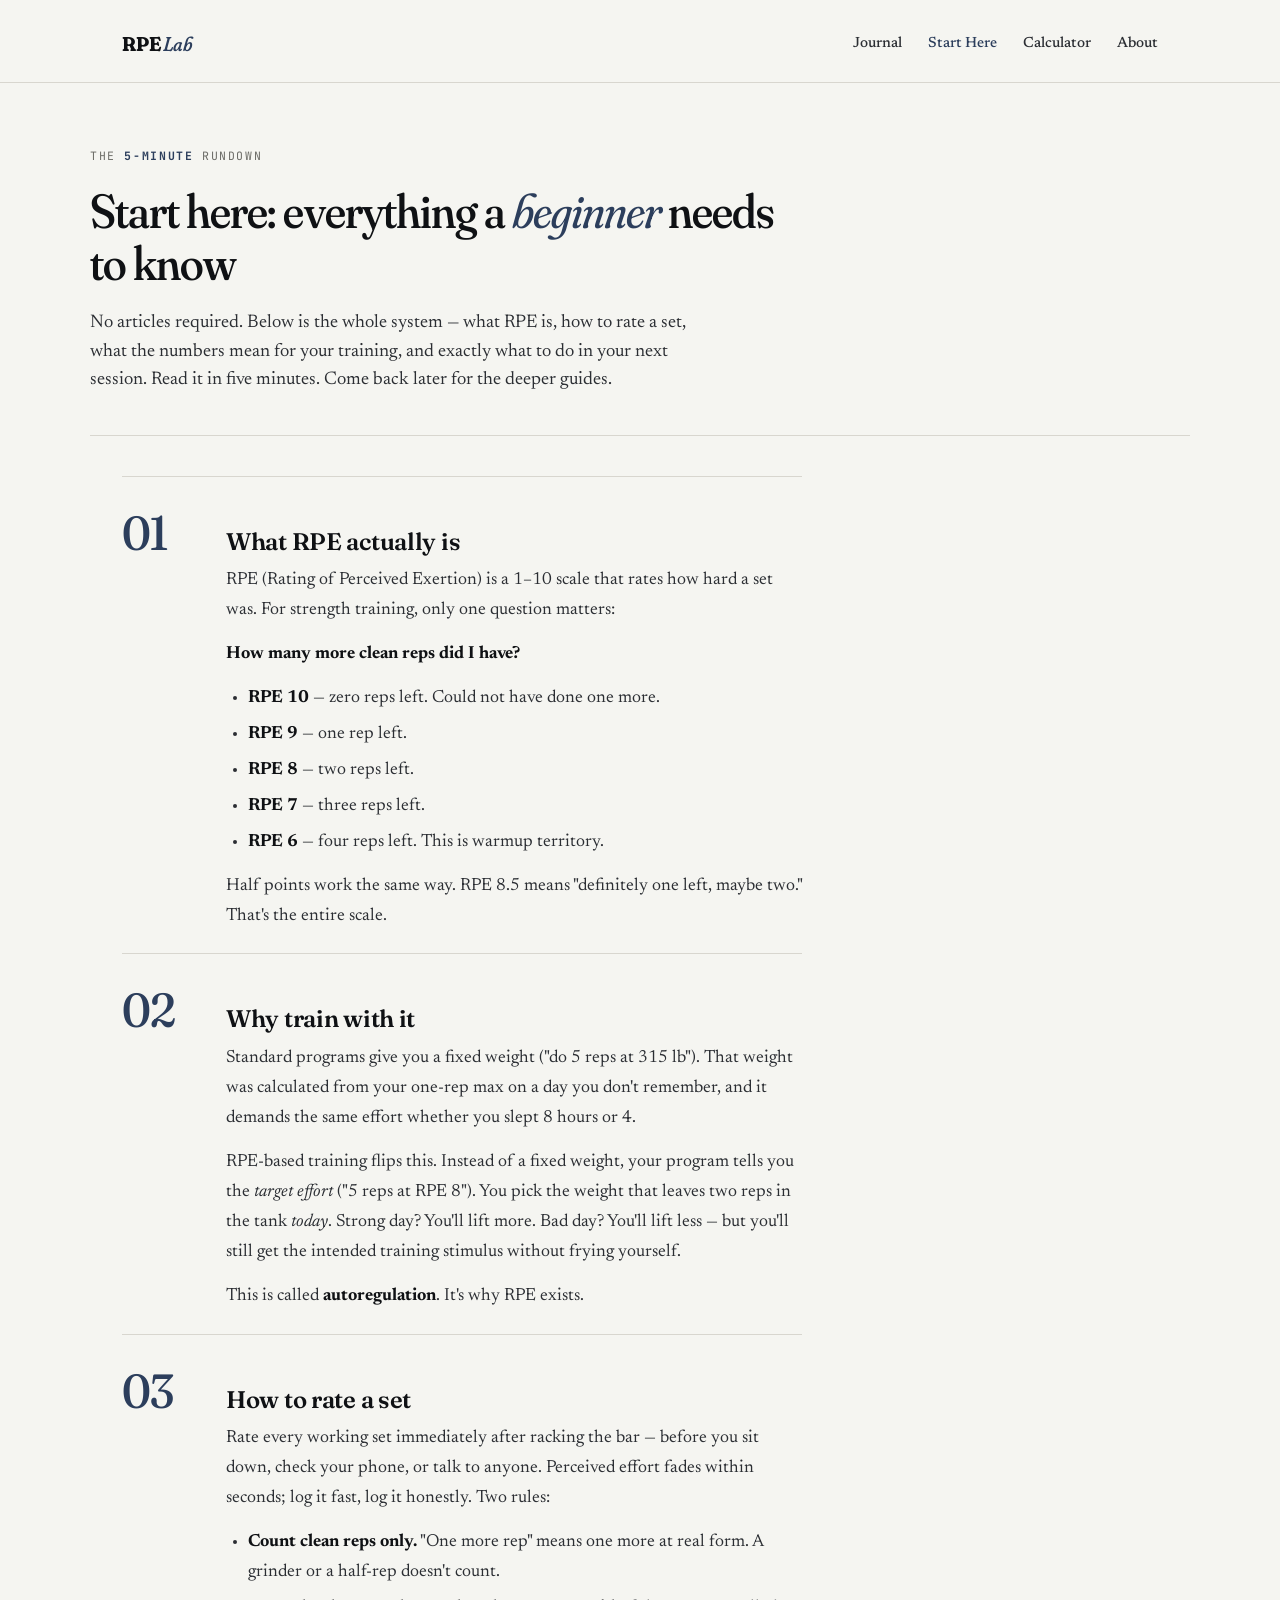
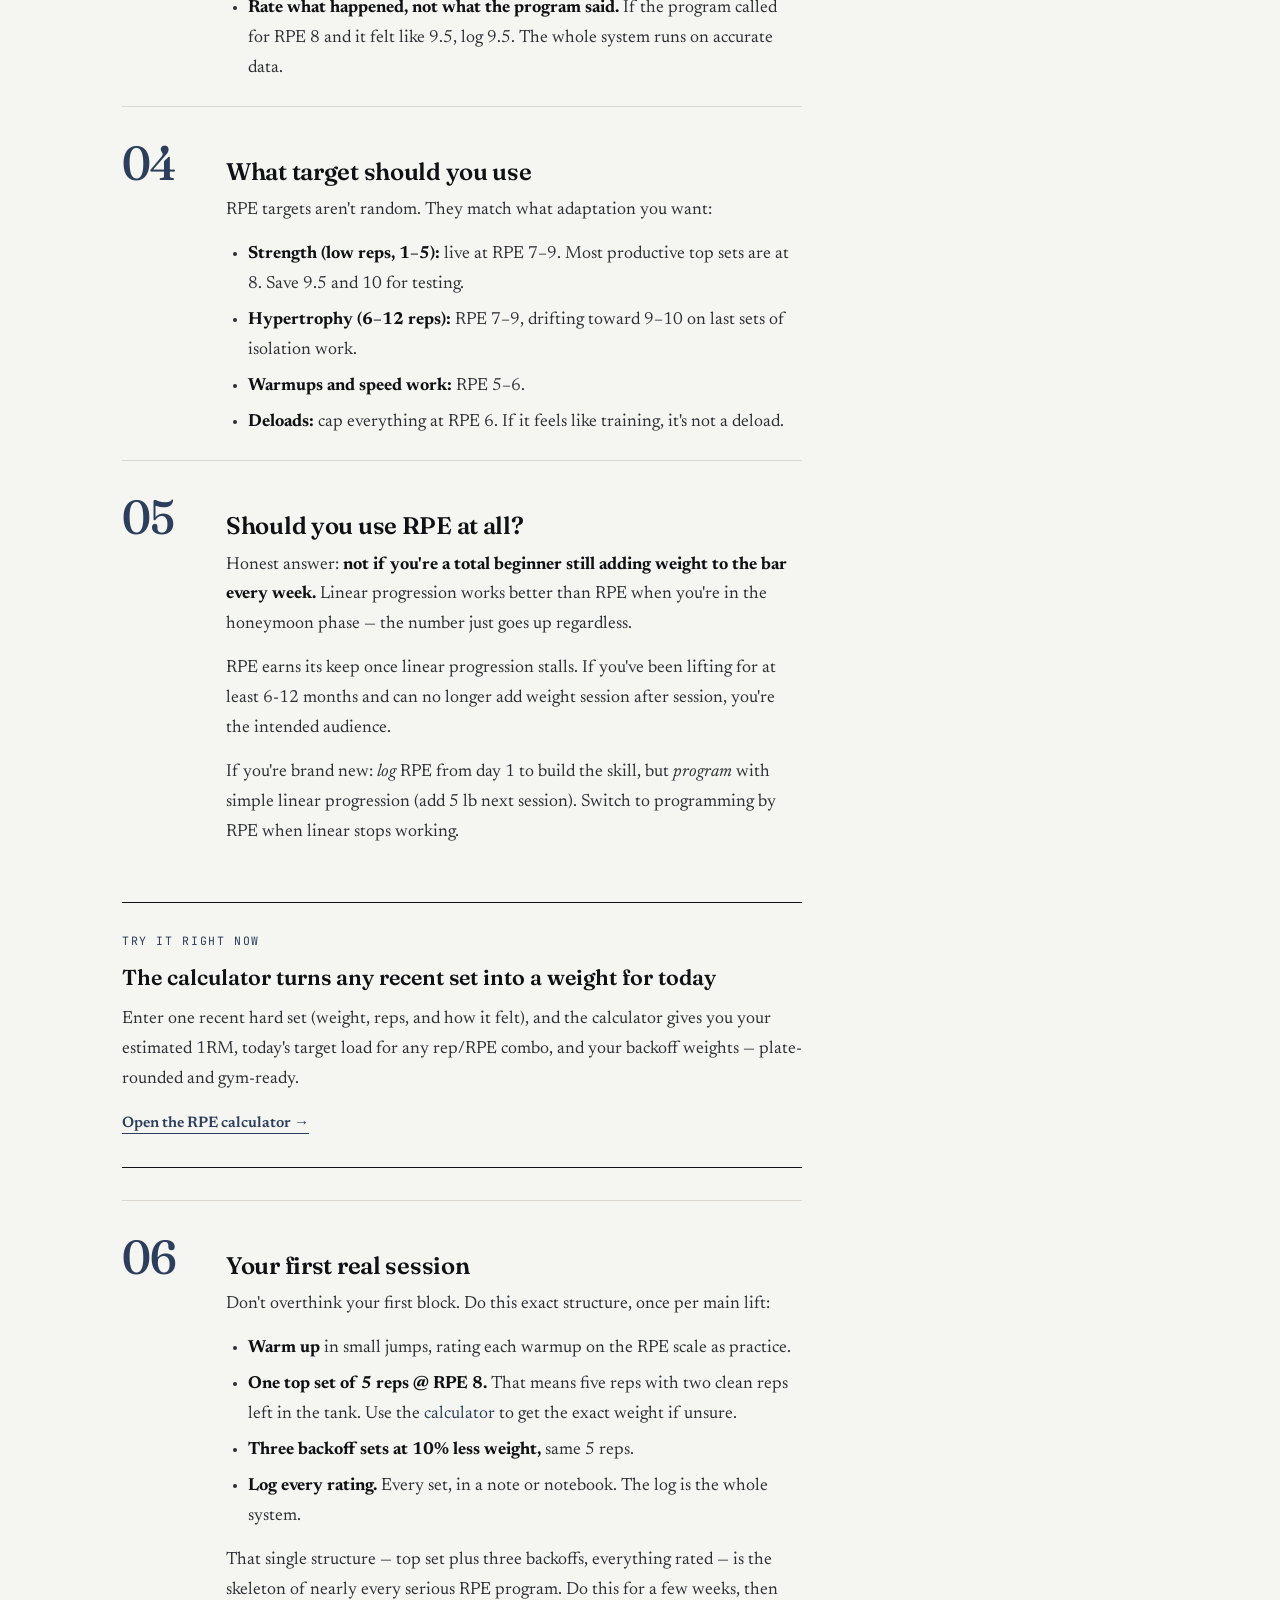
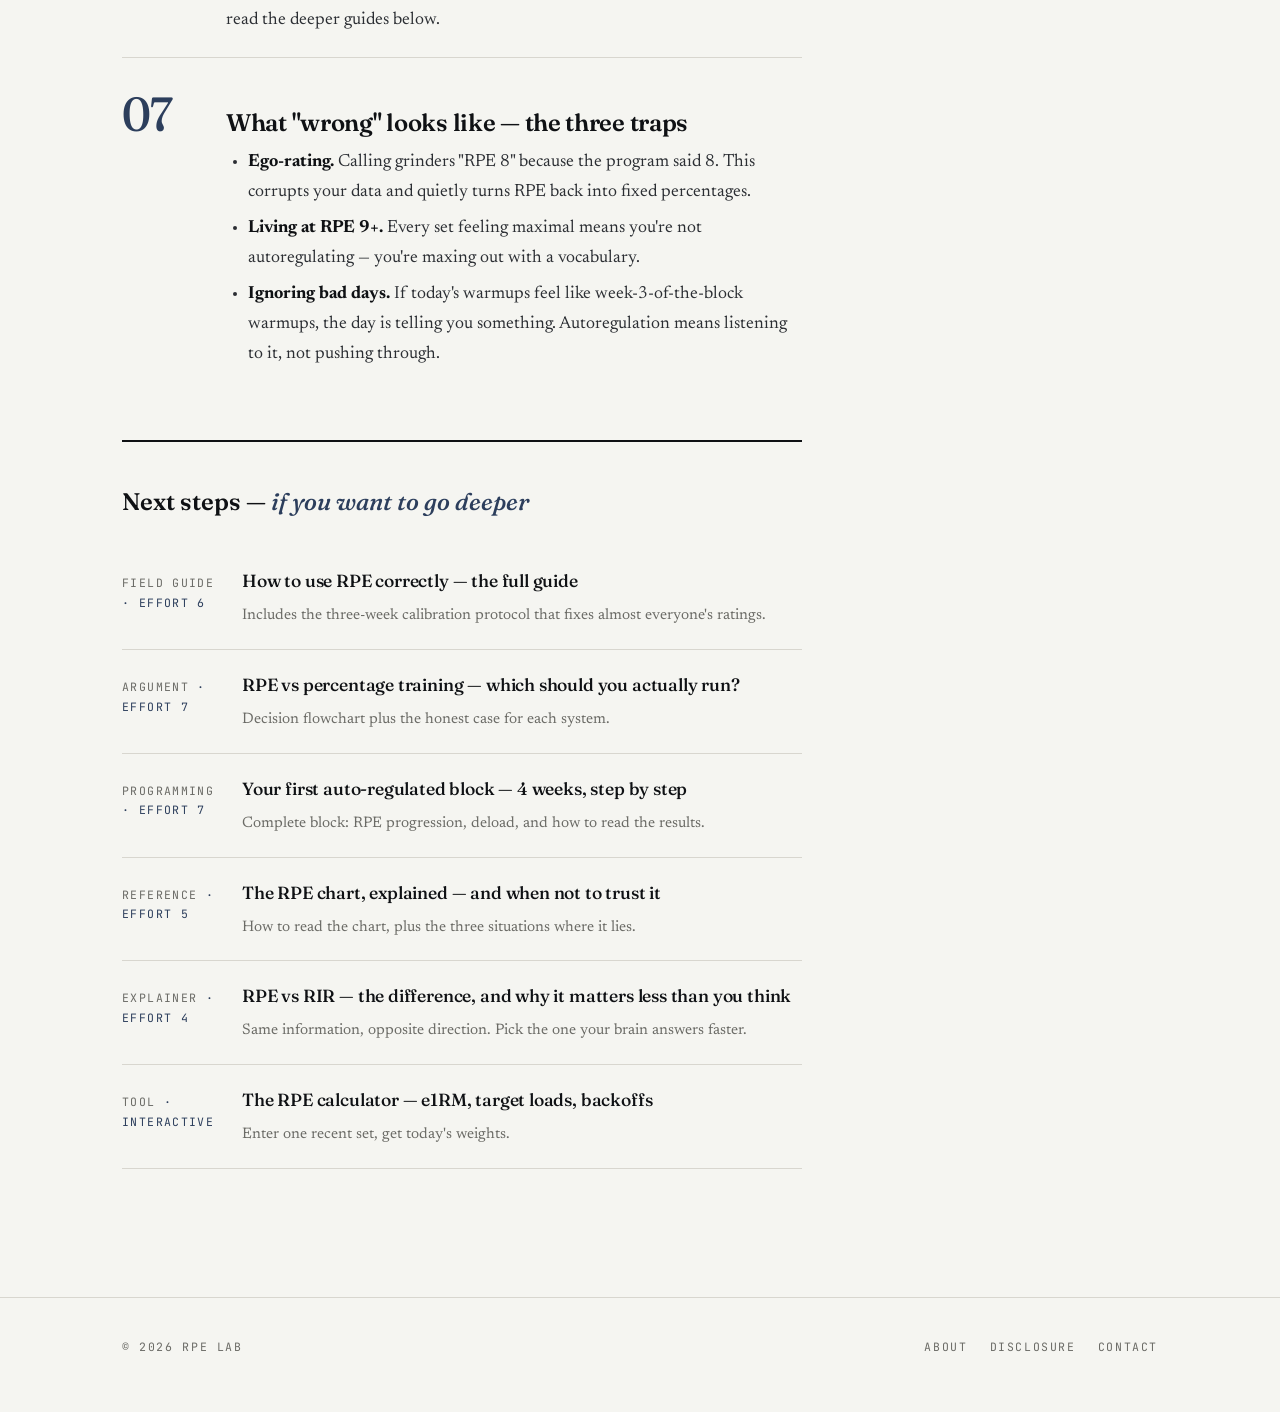
<file: start-here.html>
<!DOCTYPE html>
<html lang="en">
  <!-- Google tag (gtag.js) -->
<script async src="https://www.googletagmanager.com/gtag/js?id=G-EP6RK2DPKJ"></script>
<script>
  window.dataLayer = window.dataLayer || [];
  function gtag(){dataLayer.push(arguments);}
  gtag('js', new Date());

  gtag('config', 'G-EP6RK2DPKJ');
</script>
<head>
  <meta charset="UTF-8">
  <meta name="viewport" content="width=device-width, initial-scale=1.0">
  <title>Start here — the beginner's rundown of auto-regulated training | RPE Lab</title>
  <meta name="description" content="New to RPE and auto-regulated training? Here's everything you need to know in 5 minutes — no articles required. The whole system, plainly.">
  <link rel="preconnect" href="https://fonts.googleapis.com">
  <link rel="preconnect" href="https://fonts.gstatic.com" crossorigin>
  <link href="https://fonts.googleapis.com/css2?family=Fraunces:opsz,wght,SOFT@9..144,400..700,30..100&family=Newsreader:ital,opsz,wght@0,6..72,400..700;1,6..72,400..600&family=JetBrains+Mono:wght@400;700&display=swap" rel="stylesheet">
  <link rel="stylesheet" href="css/style.css">
  <style>
    /* Start-here specific styles — layered on top of base */
    .start-hero { padding: 64px 0 40px; border-bottom: 1px solid var(--rule); }
    .start-hero .eyebrow {
      font-family: var(--mono);
      font-size: 0.72rem;
      text-transform: uppercase;
      letter-spacing: 0.14em;
      color: var(--muted);
      margin-bottom: 20px;
    }
    .start-hero .eyebrow em { color: var(--accent); font-style: normal; font-weight: 700; }
    .start-hero h1 {
      font-family: var(--serif-display);
      font-weight: 500;
      font-variation-settings: "opsz" 144, "SOFT" 60;
      font-size: clamp(2rem, 4.5vw, 3rem);
      line-height: 1.08;
      letter-spacing: -0.02em;
      max-width: 24ch;
      color: var(--ink);
    }
    .start-hero h1 em { font-style: italic; font-weight: 400; color: var(--accent); }
    .start-hero .lede {
      margin-top: 20px;
      max-width: 60ch;
      font-size: 1.15rem;
      color: var(--ink-soft);
      line-height: 1.55;
    }

    .start-body { padding: 40px 0 40px; max-width: 68ch; font-size: 1.1rem; line-height: 1.7; color: var(--ink-soft); }
    .start-body p { margin-bottom: 20px; }
    .start-body strong { color: var(--ink); font-weight: 700; }
    .start-body em { font-style: italic; }

    /* Numbered points as signature element */
    .point {
      border-top: 1px solid var(--rule);
      padding: 32px 0 8px;
      display: grid;
      grid-template-columns: 80px 1fr;
      gap: 24px;
      align-items: baseline;
    }
    .point .num {
      font-family: var(--serif-display);
      font-weight: 500;
      font-variation-settings: "opsz" 144, "SOFT" 60;
      font-size: 3rem;
      line-height: 1;
      color: var(--accent);
      letter-spacing: -0.03em;
    }
    .point-body h2 {
      font-family: var(--serif-display);
      font-weight: 600;
      font-size: 1.5rem;
      letter-spacing: -0.012em;
      color: var(--ink);
      margin-bottom: 10px;
      line-height: 1.2;
    }
    .point-body p { margin-bottom: 14px; }
    .point-body ul { margin: 8px 0 14px 22px; }
    .point-body li { margin-bottom: 6px; }

    @media (max-width: 640px) {
      .point { grid-template-columns: 1fr; gap: 10px; }
      .point .num { font-size: 2.2rem; }
    }

    /* CTA blocks */
    .cta-block {
      border-top: 1px solid var(--ink);
      border-bottom: 1px solid var(--ink);
      padding: 28px 0;
      margin: 32px 0;
    }
    .cta-block .cta-label {
      font-family: var(--mono);
      font-size: 0.72rem;
      text-transform: uppercase;
      letter-spacing: 0.14em;
      color: var(--accent);
      margin-bottom: 10px;
    }
    .cta-block h3 {
      font-family: var(--serif-display);
      font-weight: 600;
      font-size: 1.35rem;
      color: var(--ink);
      margin-bottom: 8px;
    }
    .cta-block p { margin-bottom: 14px; }
    .cta-block a {
      font-family: var(--serif-body);
      font-weight: 600;
      font-size: 0.95rem;
      color: var(--accent);
      border-bottom: 1px solid var(--accent);
      padding-bottom: 2px;
    }
    .cta-block a:hover { color: var(--ink); border-color: var(--ink); text-decoration: none; }

    /* Next-steps footer */
    .next-steps {
      margin-top: 48px;
      padding: 40px 0 8px;
      border-top: 2px solid var(--ink);
    }
    .next-steps h2 {
      font-family: var(--serif-display);
      font-weight: 600;
      font-size: 1.5rem;
      margin-bottom: 24px;
      color: var(--ink);
    }
    .next-steps h2 em { font-style: italic; font-weight: 500; color: var(--accent); }
    .next-list { list-style: none; padding: 0; }
    .next-list li {
      display: grid;
      grid-template-columns: 100px 1fr;
      gap: 20px;
      padding: 20px 0;
      border-bottom: 1px solid var(--rule);
      align-items: baseline;
    }
    .next-list .lbl {
      font-family: var(--mono);
      font-size: 0.72rem;
      text-transform: uppercase;
      letter-spacing: 0.12em;
      color: var(--muted);
    }
    .next-list .lbl em { color: var(--accent); font-style: normal; }
    .next-list a {
      font-family: var(--serif-display);
      font-weight: 500;
      font-size: 1.1rem;
      color: var(--ink);
      letter-spacing: -0.01em;
    }
    .next-list a:hover { color: var(--accent); text-decoration: none; }
    .next-list .dek { display: block; font-family: var(--serif-body); font-size: 0.95rem; color: var(--muted); margin-top: 4px; font-weight: 400; }

    @media (max-width: 640px) {
      .next-list li { grid-template-columns: 1fr; gap: 4px; }
    }
  </style>
</head>
<body>

<header class="site-header">
  <div class="wrap header-inner">
    <a class="brand" href="index.html">RPE <em>Lab</em></a>
    <nav class="main-nav" aria-label="Main">
      <a href="index.html">Journal</a>
      <a href="start-here.html" aria-current="page">Start Here</a>
      <a href="calculator/">Calculator</a>
      <a href="about.html">About</a>
    </nav>
  </div>
</header>

<main>
  <div class="wrap start-hero">
    <p class="eyebrow">The <em>5-minute</em> rundown</p>
    <h1>Start here: everything a <em>beginner</em> needs to know</h1>
    <p class="lede">No articles required. Below is the whole system — what RPE is, how to rate a set, what the numbers mean for your training, and exactly what to do in your next session. Read it in five minutes. Come back later for the deeper guides.</p>
  </div>

  <div class="wrap">
    <div class="start-body">

      <div class="point">
        <div class="num">01</div>
        <div class="point-body">
          <h2>What RPE actually is</h2>
          <p>RPE (Rating of Perceived Exertion) is a 1–10 scale that rates how hard a set was. For strength training, only one question matters:</p>
          <p><strong>How many more clean reps did I have?</strong></p>
          <ul>
            <li><strong>RPE 10</strong> — zero reps left. Could not have done one more.</li>
            <li><strong>RPE 9</strong> — one rep left.</li>
            <li><strong>RPE 8</strong> — two reps left.</li>
            <li><strong>RPE 7</strong> — three reps left.</li>
            <li><strong>RPE 6</strong> — four reps left. This is warmup territory.</li>
          </ul>
          <p>Half points work the same way. RPE 8.5 means "definitely one left, maybe two." That's the entire scale.</p>
        </div>
      </div>

      <div class="point">
        <div class="num">02</div>
        <div class="point-body">
          <h2>Why train with it</h2>
          <p>Standard programs give you a fixed weight ("do 5 reps at 315 lb"). That weight was calculated from your one-rep max on a day you don't remember, and it demands the same effort whether you slept 8 hours or 4.</p>
          <p>RPE-based training flips this. Instead of a fixed weight, your program tells you the <em>target effort</em> ("5 reps at RPE 8"). You pick the weight that leaves two reps in the tank <em>today</em>. Strong day? You'll lift more. Bad day? You'll lift less — but you'll still get the intended training stimulus without frying yourself.</p>
          <p>This is called <strong>autoregulation</strong>. It's why RPE exists.</p>
        </div>
      </div>

      <div class="point">
        <div class="num">03</div>
        <div class="point-body">
          <h2>How to rate a set</h2>
          <p>Rate every working set immediately after racking the bar — before you sit down, check your phone, or talk to anyone. Perceived effort fades within seconds; log it fast, log it honestly. Two rules:</p>
          <ul>
            <li><strong>Count clean reps only.</strong> "One more rep" means one more at real form. A grinder or a half-rep doesn't count.</li>
            <li><strong>Rate what happened, not what the program said.</strong> If the program called for RPE 8 and it felt like 9.5, log 9.5. The whole system runs on accurate data.</li>
          </ul>
        </div>
      </div>

      <div class="point">
        <div class="num">04</div>
        <div class="point-body">
          <h2>What target should you use</h2>
          <p>RPE targets aren't random. They match what adaptation you want:</p>
          <ul>
            <li><strong>Strength (low reps, 1–5):</strong> live at RPE 7–9. Most productive top sets are at 8. Save 9.5 and 10 for testing.</li>
            <li><strong>Hypertrophy (6–12 reps):</strong> RPE 7–9, drifting toward 9–10 on last sets of isolation work.</li>
            <li><strong>Warmups and speed work:</strong> RPE 5–6.</li>
            <li><strong>Deloads:</strong> cap everything at RPE 6. If it feels like training, it's not a deload.</li>
          </ul>
        </div>
      </div>

      <div class="point">
        <div class="num">05</div>
        <div class="point-body">
          <h2>Should you use RPE at all?</h2>
          <p>Honest answer: <strong>not if you're a total beginner still adding weight to the bar every week.</strong> Linear progression works better than RPE when you're in the honeymoon phase — the number just goes up regardless.</p>
          <p>RPE earns its keep once linear progression stalls. If you've been lifting for at least 6-12 months and can no longer add weight session after session, you're the intended audience.</p>
          <p>If you're brand new: <em>log</em> RPE from day 1 to build the skill, but <em>program</em> with simple linear progression (add 5 lb next session). Switch to programming by RPE when linear stops working.</p>
        </div>
      </div>

      <div class="cta-block">
        <p class="cta-label">Try it right now</p>
        <h3>The calculator turns any recent set into a weight for today</h3>
        <p>Enter one recent hard set (weight, reps, and how it felt), and the calculator gives you your estimated 1RM, today's target load for any rep/RPE combo, and your backoff weights — plate-rounded and gym-ready.</p>
        <a href="calculator/">Open the RPE calculator →</a>
      </div>

      <div class="point">
        <div class="num">06</div>
        <div class="point-body">
          <h2>Your first real session</h2>
          <p>Don't overthink your first block. Do this exact structure, once per main lift:</p>
          <ul>
            <li><strong>Warm up</strong> in small jumps, rating each warmup on the RPE scale as practice.</li>
            <li><strong>One top set of 5 reps @ RPE 8.</strong> That means five reps with two clean reps left in the tank. Use the <a href="calculator/">calculator</a> to get the exact weight if unsure.</li>
            <li><strong>Three backoff sets at 10% less weight,</strong> same 5 reps.</li>
            <li><strong>Log every rating.</strong> Every set, in a note or notebook. The log is the whole system.</li>
          </ul>
          <p>That single structure — top set plus three backoffs, everything rated — is the skeleton of nearly every serious RPE program. Do this for a few weeks, then read the deeper guides below.</p>
        </div>
      </div>

      <div class="point">
        <div class="num">07</div>
        <div class="point-body">
          <h2>What "wrong" looks like — the three traps</h2>
          <ul>
            <li><strong>Ego-rating.</strong> Calling grinders "RPE 8" because the program said 8. This corrupts your data and quietly turns RPE back into fixed percentages.</li>
            <li><strong>Living at RPE 9+.</strong> Every set feeling maximal means you're not autoregulating — you're maxing out with a vocabulary.</li>
            <li><strong>Ignoring bad days.</strong> If today's warmups feel like week-3-of-the-block warmups, the day is telling you something. Autoregulation means listening to it, not pushing through.</li>
          </ul>
        </div>
      </div>

      <div class="next-steps">
        <h2>Next steps — <em>if you want to go deeper</em></h2>
        <ul class="next-list">
          <li>
            <span class="lbl">Field Guide <em>· Effort 6</em></span>
            <span>
              <a href="articles/how-to-use-rpe.html">How to use RPE correctly — the full guide</a>
              <span class="dek">Includes the three-week calibration protocol that fixes almost everyone's ratings.</span>
            </span>
          </li>
          <li>
            <span class="lbl">Argument <em>· Effort 7</em></span>
            <span>
              <a href="articles/rpe-vs-percentage.html">RPE vs percentage training — which should you actually run?</a>
              <span class="dek">Decision flowchart plus the honest case for each system.</span>
            </span>
          </li>
          <li>
            <span class="lbl">Programming <em>· Effort 7</em></span>
            <span>
              <a href="articles/first-autoregulated-block.html">Your first auto-regulated block — 4 weeks, step by step</a>
              <span class="dek">Complete block: RPE progression, deload, and how to read the results.</span>
            </span>
          </li>
          <li>
            <span class="lbl">Reference <em>· Effort 5</em></span>
            <span>
              <a href="articles/rpe-chart-explained.html">The RPE chart, explained — and when not to trust it</a>
              <span class="dek">How to read the chart, plus the three situations where it lies.</span>
            </span>
          </li>
          <li>
            <span class="lbl">Explainer <em>· Effort 4</em></span>
            <span>
              <a href="articles/rpe-vs-rir.html">RPE vs RIR — the difference, and why it matters less than you think</a>
              <span class="dek">Same information, opposite direction. Pick the one your brain answers faster.</span>
            </span>
          </li>
          <li>
            <span class="lbl">Tool <em>· Interactive</em></span>
            <span>
              <a href="calculator/">The RPE calculator — e1RM, target loads, backoffs</a>
              <span class="dek">Enter one recent set, get today's weights.</span>
            </span>
          </li>
        </ul>
      </div>

    </div>
  </div>
</main>

<footer class="site-footer">
  <div class="wrap footer-inner">
    <span>© 2026 RPE Lab</span>
    <nav aria-label="Footer">
      <a href="about.html">About</a>
      <a href="disclosure.html">Disclosure</a>
      <a href="contact.html">Contact</a>
    </nav>
  </div>
</footer>

</body>
</html>
</file>
<file: css/home-bold.css>
/* ============================================
   RPE LAB — bold homepage styles
   ============================================ */

:root {
  --paper: #f2efe8;
  --paper-warm: #e8e4db;
  --ink: #14140f;
  --ink-soft: #2c2c26;
  --muted: #6f6d64;
  --rule: #d0ccc0;
  --accent: #a63a28;
  --accent-bright: #c94a34;
  --dark-surface: #14140f;
  --dark-muted: #a09c8f;
  --serif: "Fraunces", "Georgia", serif;
  --sans: "Inter", -apple-system, sans-serif;
  --mono: "JetBrains Mono", monospace;
}
* { margin: 0; padding: 0; box-sizing: border-box; }
html { scroll-behavior: smooth; }
@media (prefers-reduced-motion: reduce) {
  html { scroll-behavior: auto; }
  * { animation: none !important; transition: none !important; }
}

body { font-family: var(--sans); background: var(--paper); color: var(--ink); line-height: 1.55; font-size: 17px; -webkit-font-smoothing: antialiased; }
a { color: inherit; text-decoration: none; }
a:focus-visible { outline: 2px solid var(--accent); outline-offset: 3px; }
img { max-width: 100%; display: block; }
.wrap { max-width: 1240px; margin: 0 auto; padding: 0 32px; }

.top { background: var(--dark-surface); color: var(--paper); position: relative; overflow: hidden; }
.top::before { content: ""; position: absolute; inset: 0; background-image: radial-gradient(rgba(255,255,255,0.02) 1px, transparent 1px); background-size: 3px 3px; pointer-events: none; }

.site-header { padding: 22px 0; border-bottom: 1px solid rgba(255,255,255,0.08); position: relative; z-index: 2; }
.header-inner { display: flex; align-items: center; justify-content: space-between; gap: 20px; flex-wrap: wrap; }
.brand { font-family: var(--serif); font-weight: 800; font-size: 1.3rem; letter-spacing: -0.015em; font-variation-settings: "opsz" 144, "SOFT" 40; }
.brand em { font-style: italic; font-weight: 500; color: var(--accent-bright); }
.main-nav { display: flex; gap: 28px; align-items: center; }
.main-nav a { font-family: var(--sans); font-size: 0.82rem; font-weight: 500; color: var(--dark-muted); text-transform: uppercase; letter-spacing: 0.12em; transition: color 150ms ease; }
.main-nav a:hover, .main-nav a[aria-current="page"] { color: var(--paper); }
.main-nav .cta-nav { color: var(--paper); border: 1px solid var(--dark-muted); padding: 8px 16px; }
.main-nav .cta-nav:hover { border-color: var(--accent-bright); color: var(--accent-bright); }

.hero { padding: 120px 0 140px; position: relative; z-index: 2; }
.hero .kicker { font-family: var(--mono); font-size: 0.75rem; text-transform: uppercase; letter-spacing: 0.2em; color: var(--accent-bright); margin-bottom: 32px; display: flex; align-items: center; gap: 14px; }
.hero .kicker::before { content: ""; display: inline-block; width: 32px; height: 1px; background: var(--accent-bright); }
.hero h1 { font-family: var(--serif); font-weight: 800; font-variation-settings: "opsz" 144, "SOFT" 30; font-size: clamp(3rem, 8vw, 6.5rem); line-height: 0.95; letter-spacing: -0.035em; max-width: 16ch; }
.hero h1 em { font-style: italic; font-weight: 500; color: var(--accent-bright); font-variation-settings: "opsz" 144, "SOFT" 100; }
.hero .lede { margin-top: 40px; max-width: 54ch; font-size: 1.2rem; color: var(--dark-muted); line-height: 1.55; }
.hero .actions { margin-top: 44px; display: flex; gap: 16px; flex-wrap: wrap; }
.btn { font-family: var(--sans); font-size: 0.85rem; font-weight: 600; padding: 16px 28px; text-transform: uppercase; letter-spacing: 0.1em; transition: transform 150ms ease, background 150ms ease, color 150ms ease; display: inline-flex; align-items: center; gap: 10px; }
.btn:hover { transform: translateY(-1px); }
.btn-fill { background: var(--accent); color: var(--paper); }
.btn-fill:hover { background: var(--accent-bright); }
.btn-fill::after { content: "→"; }
.btn-ghost { background: transparent; color: var(--paper); border: 1px solid var(--dark-muted); }
.btn-ghost:hover { border-color: var(--paper); }

.scale-section { background: var(--paper); color: var(--ink); padding: 88px 0 40px; border-bottom: 1px solid var(--rule); }
.scale-header { display: flex; justify-content: space-between; align-items: flex-end; gap: 24px; flex-wrap: wrap; margin-bottom: 48px; }
.scale-header .label { font-family: var(--mono); font-size: 0.75rem; text-transform: uppercase; letter-spacing: 0.18em; color: var(--muted); }
.scale-header .label em { color: var(--accent); font-style: normal; font-weight: 700; }
.scale-header h2 { font-family: var(--serif); font-weight: 700; font-variation-settings: "opsz" 144, "SOFT" 40; font-size: clamp(1.4rem, 2.5vw, 1.85rem); letter-spacing: -0.015em; max-width: 32ch; color: var(--ink); }
.scale-header h2 em { font-style: italic; font-weight: 500; color: var(--accent); }
.scale { position: relative; padding: 0 0 24px; overflow-x: auto; }
.scale-track { display: grid; grid-template-columns: repeat(9, 1fr); align-items: end; gap: 0; min-width: 780px; border-bottom: 2px solid var(--ink); padding-bottom: 4px; }
.scale-tick { display: flex; flex-direction: column; align-items: center; padding-bottom: 8px; position: relative; }
.scale-tick::after { content: ""; position: absolute; bottom: -6px; width: 1px; background: var(--ink); }
.scale-tick.major::after { height: 14px; }
.scale-tick.minor::after { height: 8px; }
.scale-num { font-family: var(--serif); font-weight: 800; font-variation-settings: "opsz" 144, "SOFT" 30; letter-spacing: -0.03em; line-height: 1; }
.scale-tick.major .scale-num { font-size: clamp(2.2rem, 5vw, 4.2rem); color: var(--ink); }
.scale-tick.minor .scale-num { font-size: clamp(1rem, 1.6vw, 1.3rem); color: var(--muted); }
.scale-tick.hot .scale-num { color: var(--accent); }
.scale-legend { display: flex; justify-content: space-between; margin-top: 18px; font-family: var(--mono); font-size: 0.7rem; text-transform: uppercase; letter-spacing: 0.14em; color: var(--muted); min-width: 780px; }

.index-section { background: var(--paper); padding: 88px 0 100px; }
.section-head { display: flex; justify-content: space-between; align-items: baseline; gap: 20px; flex-wrap: wrap; padding-bottom: 20px; border-bottom: 2px solid var(--ink); margin-bottom: 0; }
.section-head .lbl { font-family: var(--mono); font-size: 0.75rem; text-transform: uppercase; letter-spacing: 0.18em; color: var(--ink); }
.section-head .lbl em { color: var(--accent); font-style: normal; font-weight: 700; }

.grid { display: grid; grid-template-columns: repeat(3, 1fr); gap: 0; }
.card { border-right: 1px solid var(--rule); border-bottom: 1px solid var(--rule); padding: 32px 28px 32px 0; display: flex; flex-direction: column; min-height: 340px; transition: background 200ms ease; }
.card:nth-child(3n) { border-right: none; padding-right: 0; }
.card:nth-child(3n+1) { padding-left: 0; }
.card:not(:nth-child(3n+1)) { padding-left: 28px; }
.card:hover { background: var(--paper-warm); }

.card-meta { display: flex; align-items: center; gap: 12px; font-family: var(--mono); font-size: 0.7rem; text-transform: uppercase; letter-spacing: 0.14em; color: var(--muted); margin-bottom: 24px; }
.card-meta .cat { background: var(--ink); color: var(--paper); padding: 4px 10px; letter-spacing: 0.16em; }
.card-meta .cat.tool { background: var(--accent); }
.card-meta .cat.start { background: var(--accent); }
.card h3 { font-family: var(--serif); font-weight: 700; font-variation-settings: "opsz" 144, "SOFT" 40; font-size: clamp(1.4rem, 2.2vw, 1.85rem); line-height: 1.1; letter-spacing: -0.02em; margin-bottom: 16px; color: var(--ink); }
.card h3 em { font-style: italic; font-weight: 500; color: var(--accent); }
.card p { color: var(--ink-soft); font-size: 0.98rem; line-height: 1.55; flex: 1; }
.card-footer { margin-top: 24px; display: flex; justify-content: space-between; align-items: center; padding-top: 18px; border-top: 1px solid var(--rule); }
.card-footer .effort { font-family: var(--mono); font-size: 0.72rem; text-transform: uppercase; letter-spacing: 0.12em; color: var(--muted); }
.card-footer .effort strong { color: var(--accent); font-weight: 700; }
.card-footer .read { font-family: var(--sans); font-weight: 600; font-size: 0.82rem; text-transform: uppercase; letter-spacing: 0.1em; color: var(--ink); display: inline-flex; align-items: center; gap: 6px; }
.card:hover .card-footer .read { color: var(--accent); }
.card-footer .read::after { content: "→"; transition: transform 200ms ease; }
.card:hover .card-footer .read::after { transform: translateX(4px); }

.site-footer { background: var(--dark-surface); color: var(--dark-muted); padding: 56px 0 40px; margin-top: 0; }
.footer-grid { display: grid; grid-template-columns: 2fr 1fr 1fr; gap: 40px; align-items: start; }
.footer-brand { font-family: var(--serif); font-weight: 800; font-size: 1.8rem; color: var(--paper); letter-spacing: -0.015em; }
.footer-brand em { font-style: italic; font-weight: 500; color: var(--accent-bright); }
.footer-brand + p { margin-top: 12px; max-width: 40ch; font-size: 0.92rem; }
.footer-col h4 { font-family: var(--mono); font-size: 0.7rem; text-transform: uppercase; letter-spacing: 0.16em; color: var(--paper); margin-bottom: 16px; }
.footer-col nav { display: flex; flex-direction: column; gap: 10px; }
.footer-col a { font-size: 0.92rem; color: var(--dark-muted); }
.footer-col a:hover { color: var(--paper); }
.footer-bottom { margin-top: 48px; padding-top: 24px; border-top: 1px solid rgba(255,255,255,0.08); font-family: var(--mono); font-size: 0.7rem; text-transform: uppercase; letter-spacing: 0.14em; color: var(--dark-muted); }

@media (max-width: 900px) {
  .grid { grid-template-columns: 1fr; }
  .card { border-right: none; padding: 32px 0 !important; }
  .card:last-child { border-bottom: none; }
  .hero { padding: 80px 0 100px; }
  .scale-section, .index-section { padding: 64px 0; }
  .footer-grid { grid-template-columns: 1fr; gap: 32px; }
}
@media (max-width: 560px) {
  .wrap { padding: 0 22px; }
  .main-nav { gap: 14px; }
  .main-nav a { font-size: 0.7rem; }
  .main-nav .cta-nav { display: none; }
}
</file>
<file: css/style.css>
/* ============================================
   RPE LAB — v3 stylesheet · minimal editorial
   ============================================ */

:root {
  /* Palette — paper-neutral, blue-black, chalk-blue accent */
  --paper: #f5f5f1;
  --paper-warm: #ebeae4;
  --ink: #0f1114;
  --ink-soft: #2b2e33;
  --muted: #6b6b66;
  --rule: #d8d6cf;
  --accent: #2c3e5c;      /* deep chalk-blue */
  --accent-soft: #566a89;

  /* Type */
  --serif-display: "Fraunces", "Georgia", "Times New Roman", serif;
  --serif-body: "Newsreader", "Georgia", "Times New Roman", serif;
  --mono: "JetBrains Mono", "SFMono-Regular", "IBM Plex Mono", Consolas, monospace;

  /* Scale */
  --measure: 65ch;
  --max: 1100px;
}

* { margin: 0; padding: 0; box-sizing: border-box; }

html { scroll-behavior: smooth; }
@media (prefers-reduced-motion: reduce) {
  html { scroll-behavior: auto; }
  * { animation: none !important; transition: none !important; }
}

body {
  font-family: var(--serif-body);
  font-optical-sizing: auto;
  background: var(--paper);
  color: var(--ink);
  line-height: 1.6;
  font-size: 18px;
  -webkit-font-smoothing: antialiased;
  text-rendering: optimizeLegibility;
}

a { color: var(--accent); text-decoration: none; text-underline-offset: 3px; }
a:hover { text-decoration: underline; text-decoration-thickness: 1px; }
a:focus-visible {
  outline: 2px solid var(--accent);
  outline-offset: 3px;
  border-radius: 1px;
}

img { max-width: 100%; display: block; }

.wrap { max-width: var(--max); margin: 0 auto; padding: 0 32px; }

/* ---------- Header ---------- */
.site-header {
  padding: 28px 0 22px;
  border-bottom: 1px solid var(--rule);
}
.header-inner {
  display: flex;
  align-items: center;
  justify-content: space-between;
  gap: 20px;
  flex-wrap: wrap;
}
.brand {
  font-family: var(--serif-display);
  font-weight: 700;
  font-size: 1.25rem;
  letter-spacing: -0.01em;
  color: var(--ink);
  font-variation-settings: "opsz" 144, "SOFT" 100;
}
.brand:hover { text-decoration: none; color: var(--accent); }
.brand em {
  font-style: italic;
  font-weight: 500;
  color: var(--accent);
}

.main-nav {
  display: flex;
  gap: 26px;
  align-items: center;
}
.main-nav a {
  font-family: var(--serif-body);
  font-size: 0.92rem;
  color: var(--ink-soft);
  font-weight: 500;
}
.main-nav a[aria-current="page"] { color: var(--accent); }
.main-nav a:hover { color: var(--accent); }

/* ---------- Homepage: thesis + index ---------- */
.thesis {
  padding: 96px 0 72px;
  border-bottom: 1px solid var(--rule);
}
.thesis .eyebrow {
  font-family: var(--mono);
  font-size: 0.72rem;
  text-transform: uppercase;
  letter-spacing: 0.14em;
  color: var(--muted);
  margin-bottom: 24px;
}
.thesis h1 {
  font-family: var(--serif-display);
  font-weight: 500;
  font-variation-settings: "opsz" 144, "SOFT" 60;
  font-size: clamp(2.2rem, 5.5vw, 4rem);
  line-height: 1.05;
  letter-spacing: -0.025em;
  max-width: 18ch;
  color: var(--ink);
}
.thesis h1 em {
  font-style: italic;
  font-weight: 400;
  color: var(--accent);
}
.thesis .lede {
  margin-top: 28px;
  max-width: 52ch;
  font-size: 1.18rem;
  color: var(--ink-soft);
  line-height: 1.55;
}
.thesis .actions {
  margin-top: 36px;
  display: flex;
  gap: 24px;
  align-items: center;
  flex-wrap: wrap;
}
.btn-primary {
  font-family: var(--serif-body);
  font-size: 1rem;
  font-weight: 600;
  padding: 12px 22px;
  background: var(--ink);
  color: var(--paper);
  border: 1px solid var(--ink);
  transition: background 150ms ease, color 150ms ease;
}
.btn-primary:hover { background: var(--accent); border-color: var(--accent); color: var(--paper); text-decoration: none; }
.btn-quiet {
  font-family: var(--serif-body);
  font-size: 1rem;
  color: var(--ink-soft);
  border-bottom: 1px solid var(--rule);
  padding-bottom: 2px;
}
.btn-quiet:hover { color: var(--accent); border-color: var(--accent); text-decoration: none; }

/* Volume rule */
.volume-rule {
  padding: 56px 0 16px;
  display: flex;
  justify-content: space-between;
  align-items: baseline;
  gap: 16px;
}
.volume-rule .vol {
  font-family: var(--mono);
  font-size: 0.75rem;
  text-transform: uppercase;
  letter-spacing: 0.14em;
  color: var(--muted);
}
.volume-rule .vol em { color: var(--accent); font-style: normal; }

/* Index list */
.index-list { list-style: none; }
.entry {
  display: grid;
  grid-template-columns: 180px 1fr;
  gap: 40px;
  padding: 32px 0;
  border-top: 1px solid var(--rule);
  align-items: baseline;
}
.entry:last-child { border-bottom: 1px solid var(--rule); }
.entry-meta {
  font-family: var(--mono);
  font-size: 0.75rem;
  text-transform: uppercase;
  letter-spacing: 0.1em;
  color: var(--muted);
  line-height: 1.9;
}
.entry-meta .cat { color: var(--accent); display: block; margin-bottom: 4px; }
.entry-meta .effort {
  display: inline-block;
  margin-top: 6px;
  padding: 2px 8px;
  border: 1px solid var(--rule);
  color: var(--ink-soft);
}
.entry-meta .effort strong { color: var(--accent); font-weight: 700; }
.entry-body h2 {
  font-family: var(--serif-display);
  font-weight: 500;
  font-variation-settings: "opsz" 144, "SOFT" 60;
  font-size: clamp(1.5rem, 2.6vw, 2rem);
  line-height: 1.15;
  letter-spacing: -0.015em;
  max-width: 24ch;
}
.entry-body h2 a { color: var(--ink); }
.entry-body h2 a:hover { color: var(--accent); text-decoration: none; }
.entry-body h2 em { font-style: italic; font-weight: 400; }
.entry-body .dek {
  margin-top: 12px;
  color: var(--ink-soft);
  font-size: 1.02rem;
  max-width: 58ch;
  line-height: 1.55;
}
.entry-body .read {
  display: inline-block;
  margin-top: 14px;
  font-family: var(--mono);
  font-size: 0.72rem;
  text-transform: uppercase;
  letter-spacing: 0.14em;
  color: var(--accent);
}
.entry-body .read:hover { text-decoration: none; color: var(--ink); }

@media (max-width: 720px) {
  .entry { grid-template-columns: 1fr; gap: 12px; padding: 24px 0; }
  .entry-meta { line-height: 1.6; }
  .thesis { padding: 64px 0 48px; }
}

/* ---------- Article ---------- */
.article-head {
  padding: 72px 0 40px;
  border-bottom: 1px solid var(--rule);
}
.article-head .eyebrow {
  font-family: var(--mono);
  font-size: 0.72rem;
  text-transform: uppercase;
  letter-spacing: 0.14em;
  color: var(--muted);
  margin-bottom: 22px;
  display: flex;
  gap: 20px;
  flex-wrap: wrap;
  align-items: center;
}
.article-head .eyebrow .cat { color: var(--accent); }
.article-head .eyebrow .divider {
  display: inline-block;
  width: 20px;
  height: 1px;
  background: var(--rule);
}
.article-head .eyebrow .effort strong { color: var(--accent); font-weight: 700; }
.article-head h1 {
  font-family: var(--serif-display);
  font-weight: 500;
  font-variation-settings: "opsz" 144, "SOFT" 60;
  font-size: clamp(2rem, 4.5vw, 3.2rem);
  line-height: 1.08;
  letter-spacing: -0.02em;
  max-width: 26ch;
  color: var(--ink);
}
.article-head h1 em { font-style: italic; font-weight: 400; color: var(--accent); }

.article-body {
  padding: 48px 0 72px;
  max-width: var(--measure);
  font-size: 1.15rem;
  line-height: 1.7;
  color: var(--ink-soft);
}
.article-body > p:first-of-type::first-letter {
  font-family: var(--serif-display);
  font-weight: 600;
  font-size: 4.4em;
  float: left;
  line-height: 0.85;
  padding: 6px 12px 0 0;
  color: var(--ink);
  font-variation-settings: "opsz" 144, "SOFT" 30;
}
.article-body p { margin-bottom: 22px; }
.article-body h2 {
  font-family: var(--serif-display);
  font-weight: 600;
  font-variation-settings: "opsz" 144, "SOFT" 60;
  font-size: 1.55rem;
  letter-spacing: -0.012em;
  margin: 48px 0 16px;
  color: var(--ink);
  line-height: 1.2;
}
.article-body h3 {
  font-family: var(--serif-display);
  font-weight: 600;
  font-size: 1.2rem;
  margin: 32px 0 10px;
  color: var(--ink);
}
.article-body ul, .article-body ol { margin: 0 0 22px 24px; }
.article-body li { margin-bottom: 10px; }
.article-body strong { color: var(--ink); font-weight: 700; }
.article-body em { font-style: italic; }

.disclosure-note {
  font-family: var(--mono);
  font-size: 0.78rem;
  color: var(--muted);
  padding: 10px 0;
  margin-bottom: 32px;
  border-top: 1px solid var(--rule);
  border-bottom: 1px solid var(--rule);
  text-transform: uppercase;
  letter-spacing: 0.08em;
}
.disclosure-note a { color: var(--accent); }

.product-box {
  border-top: 1px solid var(--ink);
  border-bottom: 1px solid var(--ink);
  padding: 26px 0;
  margin: 36px 0;
}
.product-box .pb-label {
  font-family: var(--mono);
  font-size: 0.72rem;
  text-transform: uppercase;
  letter-spacing: 0.14em;
  color: var(--accent);
  margin-bottom: 10px;
}
.product-box h3 {
  font-family: var(--serif-display);
  font-weight: 600;
  font-size: 1.4rem;
  margin: 0 0 10px;
  color: var(--ink);
}
.product-box p { margin-bottom: 18px; color: var(--ink-soft); font-size: 1rem; }
.product-box .pb-cta {
  font-family: var(--serif-body);
  font-size: 0.95rem;
  font-weight: 600;
  color: var(--accent);
  border-bottom: 1px solid var(--accent);
  padding-bottom: 2px;
}
.product-box .pb-cta:hover { color: var(--ink); border-color: var(--ink); text-decoration: none; }

/* End mark */
.end-mark {
  margin-top: 48px;
  font-family: var(--mono);
  font-size: 0.72rem;
  text-transform: uppercase;
  letter-spacing: 0.14em;
  color: var(--muted);
}
.end-mark::before {
  content: "";
  display: inline-block;
  width: 22px;
  height: 1px;
  background: var(--muted);
  vertical-align: middle;
  margin-right: 12px;
}

/* ---------- Static pages ---------- */
.page-body {
  padding: 72px 0 72px;
  max-width: var(--measure);
  font-size: 1.12rem;
  line-height: 1.65;
  color: var(--ink-soft);
}
.page-body h1 {
  font-family: var(--serif-display);
  font-weight: 500;
  font-variation-settings: "opsz" 144, "SOFT" 60;
  font-size: clamp(2rem, 4vw, 2.8rem);
  letter-spacing: -0.02em;
  color: var(--ink);
  margin-bottom: 32px;
  line-height: 1.1;
}
.page-body h1 em { font-style: italic; font-weight: 400; color: var(--accent); }
.page-body h2 {
  font-family: var(--serif-display);
  font-weight: 600;
  font-size: 1.4rem;
  margin: 40px 0 14px;
  color: var(--ink);
}
.page-body p { margin-bottom: 20px; }
.page-body strong { color: var(--ink); }

/* ---------- Footer ---------- */
.site-footer {
  border-top: 1px solid var(--rule);
  margin-top: 80px;
  padding: 40px 0 56px;
}
.footer-inner {
  display: flex;
  justify-content: space-between;
  gap: 24px;
  flex-wrap: wrap;
  font-family: var(--mono);
  font-size: 0.72rem;
  color: var(--muted);
  text-transform: uppercase;
  letter-spacing: 0.14em;
}
.footer-inner nav { display: flex; gap: 22px; flex-wrap: wrap; }
.footer-inner a { color: var(--muted); }
.footer-inner a:hover { color: var(--accent); }

/* ============================================
   CALCULATOR — editorial redesign
   ============================================ */

.calc-head { padding: 64px 0 20px; border-bottom: 1px solid var(--rule); }
.calc-head .eyebrow {
  font-family: var(--mono);
  font-size: 0.72rem;
  text-transform: uppercase;
  letter-spacing: 0.14em;
  color: var(--muted);
  margin-bottom: 22px;
}
.calc-head .eyebrow .cat { color: var(--accent); }
.calc-head h1 {
  font-family: var(--serif-display);
  font-weight: 500;
  font-variation-settings: "opsz" 144, "SOFT" 60;
  font-size: clamp(1.9rem, 4vw, 2.6rem);
  letter-spacing: -0.02em;
  line-height: 1.1;
  max-width: 22ch;
  color: var(--ink);
}
.calc-head h1 em { font-style: italic; font-weight: 400; color: var(--accent); }
.calc-head .sub {
  margin-top: 20px;
  color: var(--ink-soft);
  max-width: 60ch;
  font-size: 1.1rem;
  line-height: 1.55;
}

.calc-tabs {
  display: flex;
  gap: 32px;
  margin-top: 40px;
  border-bottom: 1px solid var(--rule);
  padding-bottom: 0;
}
.calc-tab {
  font-family: var(--serif-body);
  font-size: 1rem;
  font-weight: 500;
  padding: 10px 0 14px;
  background: none;
  border: none;
  border-bottom: 2px solid transparent;
  color: var(--muted);
  cursor: pointer;
  margin-bottom: -1px;
}
.calc-tab[aria-selected="true"] {
  color: var(--ink);
  border-bottom-color: var(--accent);
  font-weight: 600;
}
.calc-tab:focus-visible { outline: 2px solid var(--accent); outline-offset: 4px; }

.tab-panel { padding: 32px 0 8px; }
.tab-panel[hidden] { display: none; }

.calc-globals {
  display: flex;
  gap: 36px;
  flex-wrap: wrap;
  padding: 8px 0 24px;
  align-items: center;
}
.g-control {
  display: flex;
  align-items: center;
  gap: 12px;
  font-family: var(--mono);
  font-size: 0.72rem;
  text-transform: uppercase;
  letter-spacing: 0.14em;
  color: var(--muted);
}
.unit-toggle { display: inline-flex; border: 1px solid var(--ink); }
.unit-toggle button {
  font-family: var(--mono);
  font-size: 0.78rem;
  padding: 7px 16px;
  background: var(--paper);
  border: none;
  cursor: pointer;
  color: var(--muted);
  text-transform: uppercase;
  letter-spacing: 0.1em;
}
.unit-toggle button[aria-pressed="true"] {
  background: var(--ink);
  color: var(--paper);
}
.g-control select {
  font-family: var(--mono);
  font-size: 0.82rem;
  padding: 7px 12px;
  border: 1px solid var(--ink);
  background: var(--paper);
  color: var(--ink);
}

/* Steps */
.calc-step {
  border-top: 1px solid var(--rule);
  padding: 28px 0;
  transition: opacity 200ms ease;
}
.calc-step:last-of-type { border-bottom: 1px solid var(--rule); }
.calc-step.locked { opacity: 0.45; }
.calc-step.locked .step-head { cursor: default; }

.step-head {
  width: 100%;
  display: flex;
  align-items: baseline;
  gap: 18px;
  padding: 0;
  background: none;
  border: none;
  cursor: pointer;
  text-align: left;
  font-family: var(--serif-body);
}
.step-num {
  font-family: var(--mono);
  font-size: 0.72rem;
  color: var(--accent);
  letter-spacing: 0.14em;
  text-transform: uppercase;
  flex-shrink: 0;
}
.calc-step.locked .step-num { color: var(--muted); }
.step-title {
  font-family: var(--serif-display);
  font-weight: 500;
  font-size: 1.4rem;
  letter-spacing: -0.01em;
  color: var(--ink);
}
.step-summary {
  margin-left: auto;
  font-family: var(--mono);
  font-size: 0.82rem;
  color: var(--muted);
  text-align: right;
}
.step-body { padding: 20px 0 0; }
.calc-step[data-collapsed="true"] .step-body { display: none; }

.field-row {
  display: flex;
  gap: 24px;
  flex-wrap: wrap;
  margin: 16px 0;
}
.field {
  display: flex;
  flex-direction: column;
  gap: 8px;
}
.field label {
  font-family: var(--mono);
  font-size: 0.7rem;
  text-transform: uppercase;
  letter-spacing: 0.14em;
  color: var(--muted);
}
.field input[type="number"],
.field select {
  font-family: var(--mono);
  font-size: 1.05rem;
  padding: 10px 14px;
  border: 1px solid var(--ink);
  background: var(--paper);
  color: var(--ink);
  width: 130px;
  border-radius: 0;
}
.field input:focus-visible, .field select:focus-visible {
  outline: 2px solid var(--accent);
  outline-offset: 2px;
}
.calc-step.locked input, .calc-step.locked select { border-color: var(--rule); background: var(--paper-warm); }

.field-check {
  display: flex;
  align-items: center;
  gap: 10px;
  font-size: 0.95rem;
  color: var(--ink-soft);
  margin: 14px 0 0;
}
.field-check input { width: 18px; height: 18px; accent-color: var(--accent); }

/* Results */
.result-block {
  margin-top: 22px;
  padding-top: 20px;
  border-top: 1px solid var(--rule);
}
.result-label {
  font-family: var(--mono);
  font-size: 0.7rem;
  text-transform: uppercase;
  letter-spacing: 0.16em;
  color: var(--muted);
}
.result-value {
  font-family: var(--serif-display);
  font-weight: 500;
  font-variation-settings: "opsz" 144, "SOFT" 40;
  font-size: 2.6rem;
  color: var(--ink);
  line-height: 1.1;
  margin-top: 8px;
  letter-spacing: -0.02em;
}
.result-value .unit {
  font-family: var(--serif-body);
  font-style: italic;
  font-size: 1.1rem;
  color: var(--muted);
  font-weight: 400;
  margin-left: 6px;
}
.result-note {
  font-size: 0.92rem;
  color: var(--muted);
  margin-top: 10px;
  font-style: italic;
}
.warn {
  font-family: var(--mono);
  font-size: 0.78rem;
  color: var(--accent);
  margin-top: 8px;
  text-transform: uppercase;
  letter-spacing: 0.08em;
}
.e1rm-edit {
  font-family: var(--serif-display);
  font-weight: 500;
  font-size: 2.6rem;
  color: var(--ink);
  border: none;
  border-bottom: 1px dashed var(--rule);
  background: transparent;
  width: 200px;
  padding: 0 4px;
  letter-spacing: -0.02em;
}
.e1rm-edit:focus-visible { outline: none; border-bottom-color: var(--accent); border-bottom-style: solid; }

.backoff-list { list-style: none; margin-top: 14px; }
.backoff-list li {
  font-family: var(--mono);
  font-size: 1rem;
  padding: 10px 0;
  border-bottom: 1px solid var(--rule);
  display: flex;
  justify-content: space-between;
  max-width: 380px;
  color: var(--ink-soft);
}
.backoff-list li span:last-child { color: var(--ink); font-weight: 700; }

/* Chart tab */
.chart-scroll { overflow-x: auto; margin-top: 20px; }
table.rpe-chart {
  border-collapse: collapse;
  font-family: var(--mono);
  font-size: 0.88rem;
  min-width: 680px;
}
.rpe-chart th, .rpe-chart td {
  border: 1px solid var(--rule);
  padding: 10px 12px;
  text-align: center;
  color: var(--ink-soft);
}
.rpe-chart thead th {
  background: var(--ink);
  color: var(--paper);
  font-weight: 700;
  letter-spacing: 0.08em;
}
.rpe-chart tbody th {
  background: var(--paper-warm);
  color: var(--accent);
  font-weight: 700;
}
.chart-note { font-size: 1rem; color: var(--ink-soft); margin-top: 16px; max-width: 60ch; font-style: italic; }

.calc-info {
  max-width: var(--measure);
  padding: 56px 0 40px;
  font-size: 1.1rem;
  line-height: 1.65;
  color: var(--ink-soft);
}
.calc-info h2 {
  font-family: var(--serif-display);
  font-weight: 600;
  font-size: 1.5rem;
  margin: 40px 0 16px;
  letter-spacing: -0.012em;
  color: var(--ink);
}
.calc-info h3 {
  font-family: var(--serif-display);
  font-weight: 600;
  font-size: 1.15rem;
  margin: 24px 0 10px;
  color: var(--ink);
}
.calc-info p { margin-bottom: 18px; }
.calc-info ol { margin: 0 0 18px 24px; }
.calc-info li { margin-bottom: 10px; }
.calc-info strong { color: var(--ink); }

@media (max-width: 560px) {
  .field input[type="number"], .field select { width: 100%; max-width: 200px; }
  .step-summary { display: none; }
  .result-value, .e1rm-edit { font-size: 2rem; }
  .wrap { padding: 0 22px; }
  .article-body > p:first-of-type::first-letter { font-size: 3.6em; }
}
</file>
